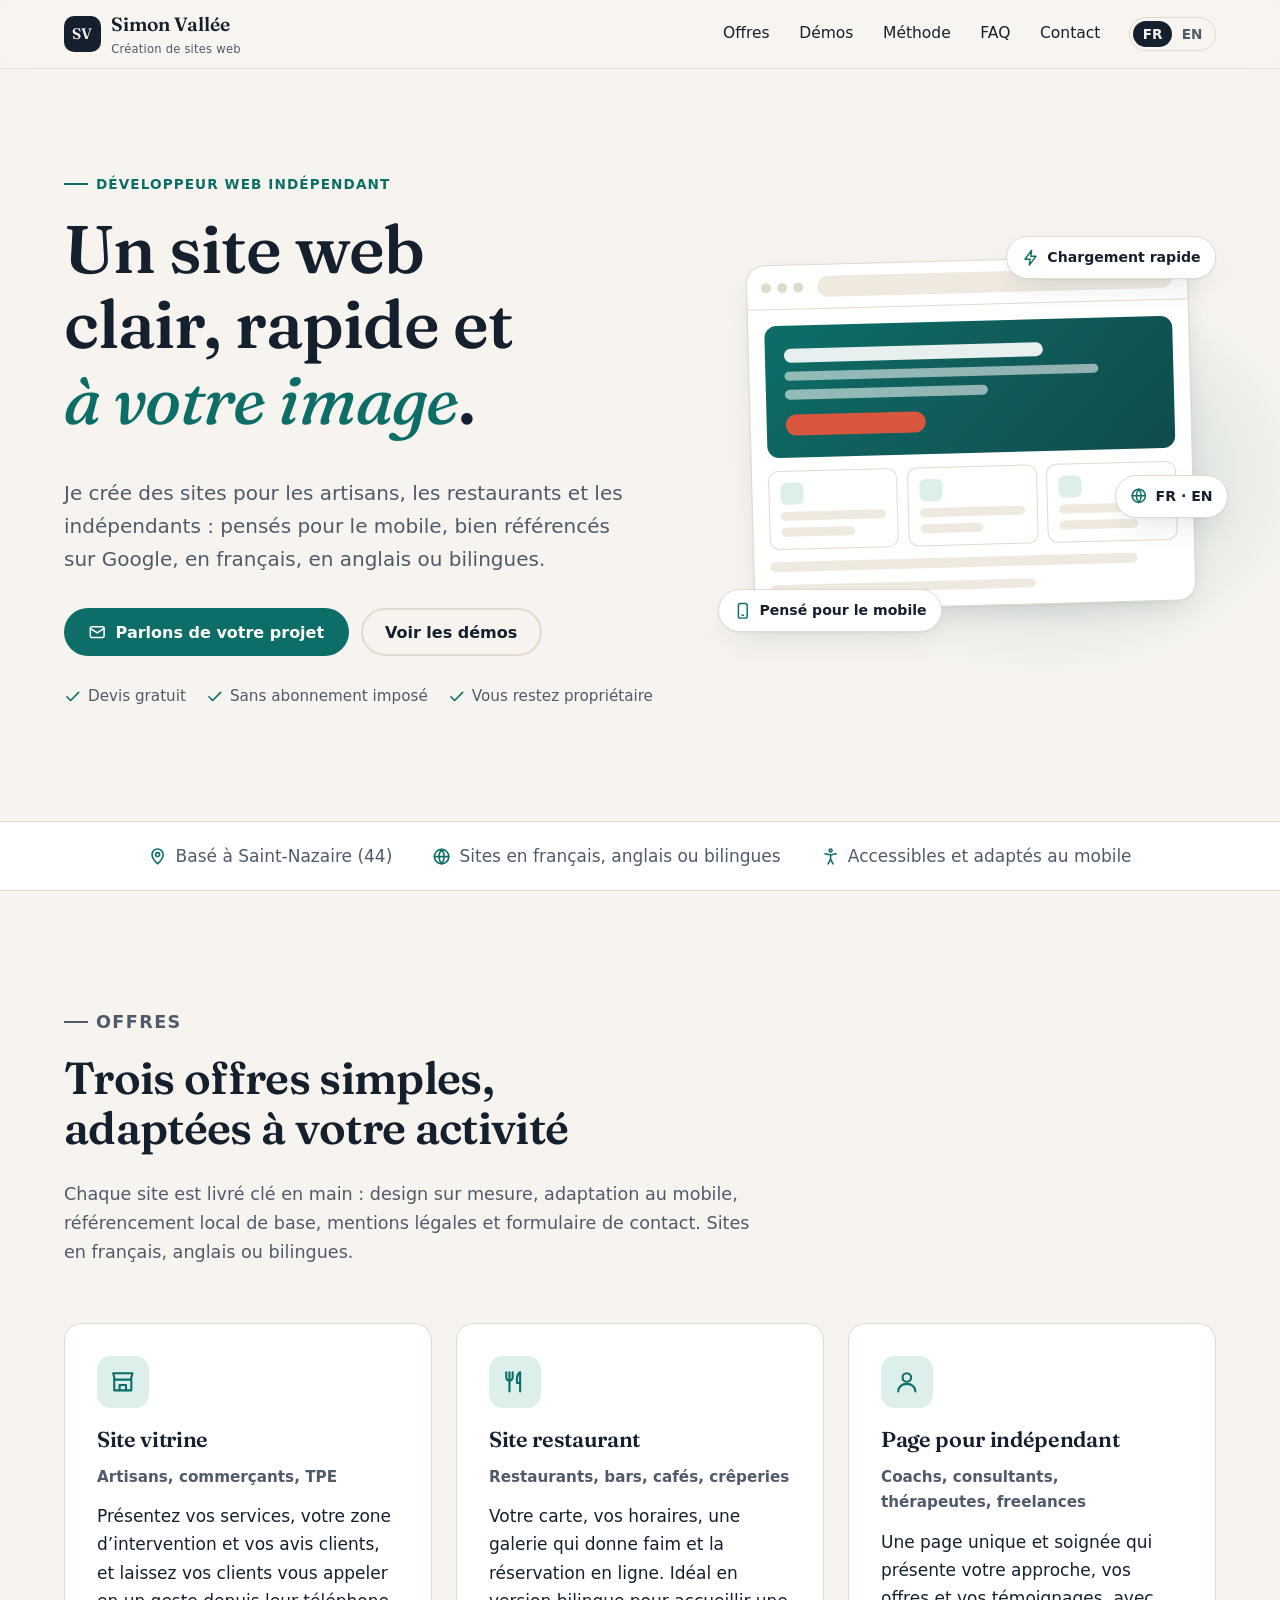
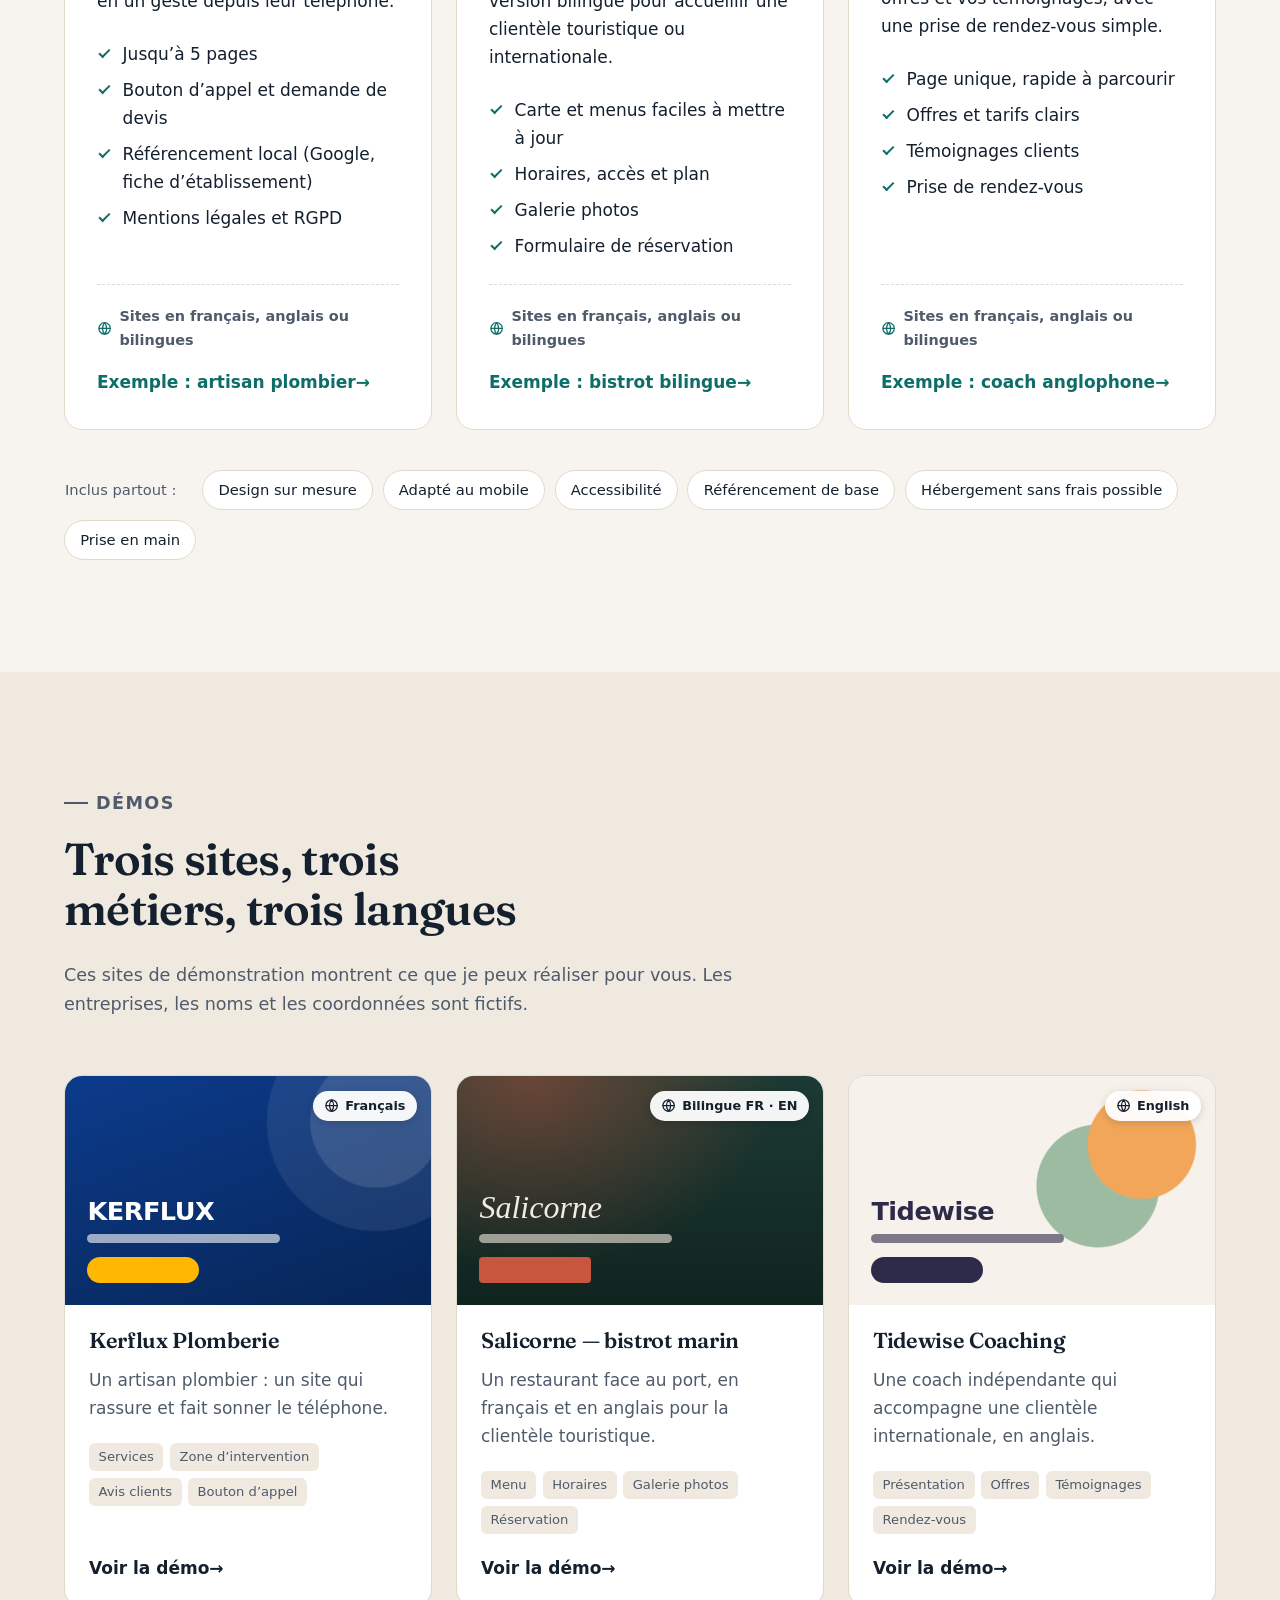
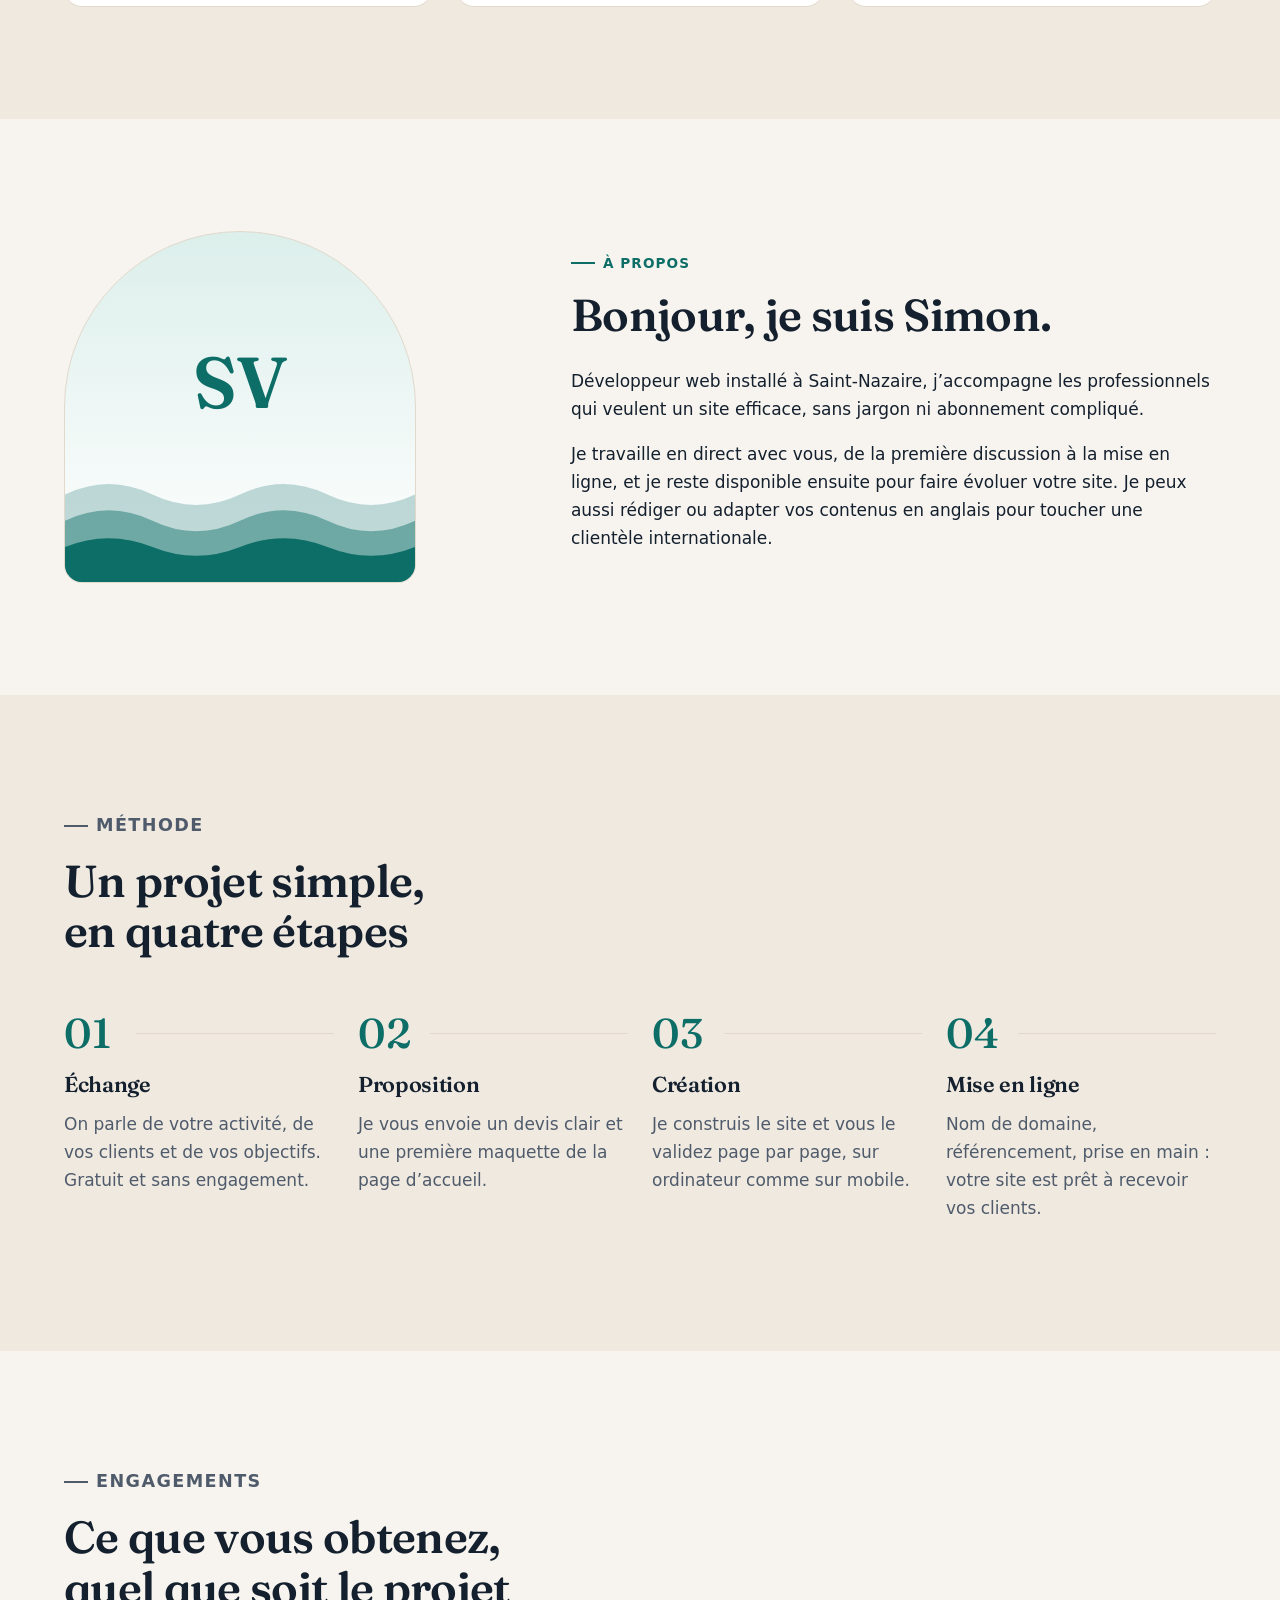
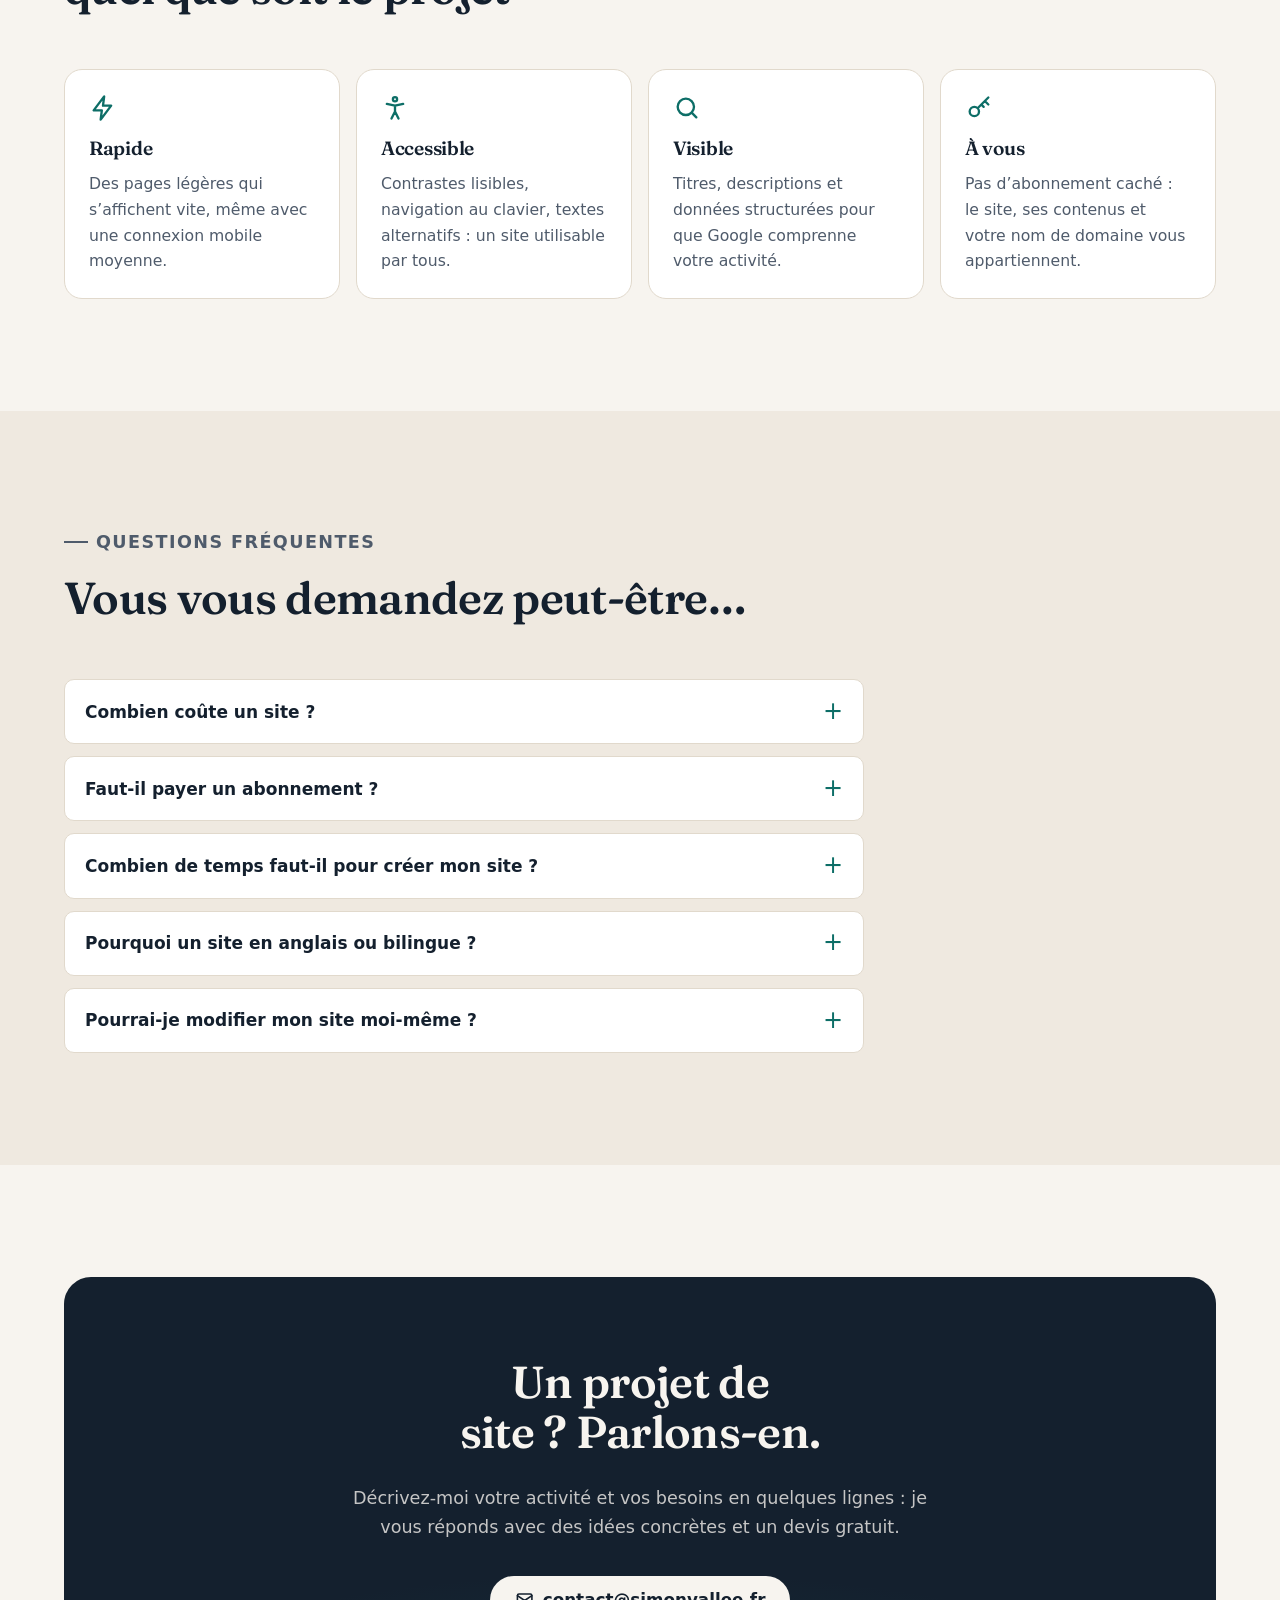
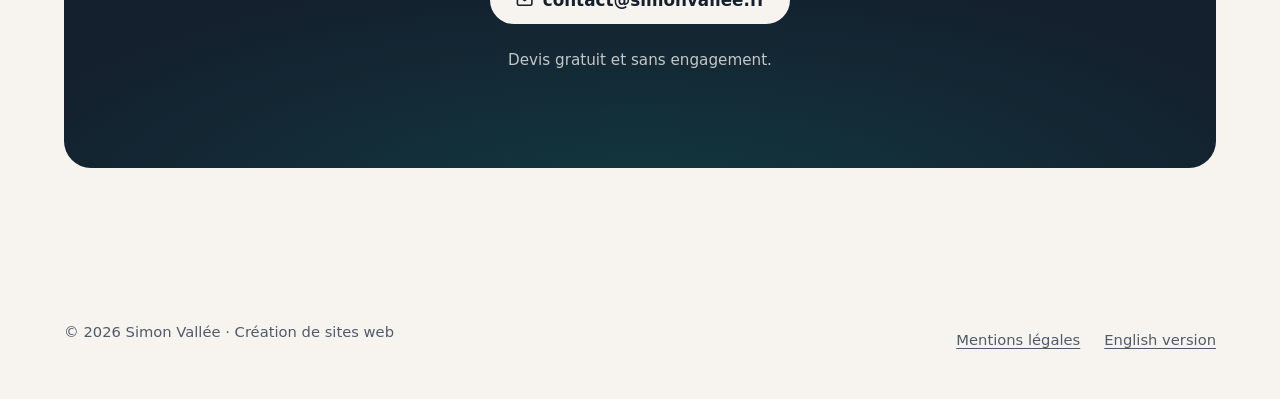
<file: index.html>
<!doctype html>
<html lang="fr">
<head>
  <meta charset="utf-8">
  <meta name="viewport" content="width=device-width, initial-scale=1">
  <title>Simon Vallée — Création de sites web à Saint-Nazaire</title>
  <meta name="description" content="Développeur web indépendant : sites vitrines, sites de restaurant et pages pour indépendants. Rapides, adaptés au mobile, en français, anglais ou bilingues.">
  <link rel="canonical" href="https://simonvallee.fr/">
  <link rel="alternate" hreflang="fr" href="https://simonvallee.fr/">
  <link rel="alternate" hreflang="en" href="https://simonvallee.fr/en/">
  <link rel="alternate" hreflang="x-default" href="https://simonvallee.fr/">
  <meta name="color-scheme" content="light dark">
  <meta name="theme-color" content="#f7f4ef" media="(prefers-color-scheme: light)">
  <meta name="theme-color" content="#0e161f" media="(prefers-color-scheme: dark)">

  <meta property="og:type" content="website">
  <meta property="og:site_name" content="Simon Vallée — Création de sites web">
  <meta property="og:title" content="Simon Vallée — Création de sites web à Saint-Nazaire">
  <meta property="og:description" content="Sites vitrines, sites de restaurant et pages pour indépendants : rapides, adaptés au mobile, en français, anglais ou bilingues.">
  <meta property="og:url" content="https://simonvallee.fr/">
  <meta property="og:image" content="https://simonvallee.fr/assets/img/og-image.png">
  <meta property="og:image:width" content="1200">
  <meta property="og:image:height" content="630">
  <meta property="og:locale" content="fr_FR">
  <meta property="og:locale:alternate" content="en_GB">
  <meta name="twitter:card" content="summary_large_image">

  <link rel="icon" href="assets/img/favicon.svg" type="image/svg+xml">
  <link rel="preload" href="assets/fonts/fraunces-latin-wght-normal.woff2" as="font" type="font/woff2" crossorigin>
  <link rel="stylesheet" href="assets/css/portfolio.css">
  <script>document.documentElement.classList.add("js");</script>
  <script src="assets/js/main.js" defer></script>

  <script type="application/ld+json">
  {
    "@context": "https://schema.org",
    "@type": "ProfessionalService",
    "name": "Simon Vallée — Création de sites web",
    "description": "Création de sites web pour artisans, restaurants et indépendants, en français, anglais ou bilingues.",
    "url": "https://simonvallee.fr/",
    "image": "https://simonvallee.fr/assets/img/og-image.png",
    "email": "contact@simonvallee.fr",
    "founder": { "@type": "Person", "name": "Simon Vallée", "jobTitle": "Développeur web indépendant" },
    "address": { "@type": "PostalAddress", "addressLocality": "Saint-Nazaire", "postalCode": "44600", "addressCountry": "FR" },
    "knowsLanguage": ["fr", "en"],
    "hasOfferCatalog": {
      "@type": "OfferCatalog",
      "name": "Offres",
      "itemListElement": [
        { "@type": "Offer", "itemOffered": { "@type": "Service", "name": "Site vitrine" } },
        { "@type": "Offer", "itemOffered": { "@type": "Service", "name": "Site restaurant" } },
        { "@type": "Offer", "itemOffered": { "@type": "Service", "name": "Page pour indépendant" } }
      ]
    }
  }
  </script>
</head>
<body>
  <svg width="0" height="0" style="position:absolute" aria-hidden="true" focusable="false">
    <defs>
      <symbol id="i-check" viewBox="0 0 24 24" fill="none" stroke="currentColor" stroke-width="2.2" stroke-linecap="round" stroke-linejoin="round"><path d="M20 6 9 17l-5-5"/></symbol>
      <symbol id="i-mail" viewBox="0 0 24 24" fill="none" stroke="currentColor" stroke-width="2" stroke-linecap="round" stroke-linejoin="round"><rect x="3" y="5" width="18" height="14" rx="2"/><path d="m3 7 9 6 9-6"/></symbol>
      <symbol id="i-globe" viewBox="0 0 24 24" fill="none" stroke="currentColor" stroke-width="2" stroke-linecap="round" stroke-linejoin="round"><circle cx="12" cy="12" r="9"/><path d="M3 12h18M12 3a14 14 0 0 1 0 18M12 3a14 14 0 0 0 0 18"/></symbol>
      <symbol id="i-pin" viewBox="0 0 24 24" fill="none" stroke="currentColor" stroke-width="2" stroke-linecap="round" stroke-linejoin="round"><path d="M12 21s-7-6.2-7-11.5a7 7 0 0 1 14 0C19 14.8 12 21 12 21z"/><circle cx="12" cy="9.5" r="2.5"/></symbol>
      <symbol id="i-store" viewBox="0 0 24 24" fill="none" stroke="currentColor" stroke-width="2" stroke-linecap="round" stroke-linejoin="round"><path d="M4 10v10h16V10"/><path d="M3 4h18l-1.5 6h-15z"/><path d="M9 20v-5h6v5"/></symbol>
      <symbol id="i-utensils" viewBox="0 0 24 24" fill="none" stroke="currentColor" stroke-width="2" stroke-linecap="round" stroke-linejoin="round"><path d="M7 3v8M4 3v5a3 3 0 0 0 6 0V3M7 11v10"/><path d="M17 21V3c-2.2 1.2-3 3.8-3 7v3h3"/></symbol>
      <symbol id="i-user" viewBox="0 0 24 24" fill="none" stroke="currentColor" stroke-width="2" stroke-linecap="round" stroke-linejoin="round"><circle cx="12" cy="8" r="4"/><path d="M4 21c0-4.4 3.6-7 8-7s8 2.6 8 7"/></symbol>
      <symbol id="i-bolt" viewBox="0 0 24 24" fill="none" stroke="currentColor" stroke-width="2" stroke-linecap="round" stroke-linejoin="round"><path d="M13 2 4 14h7l-1 8 9-12h-7z"/></symbol>
      <symbol id="i-mobile" viewBox="0 0 24 24" fill="none" stroke="currentColor" stroke-width="2" stroke-linecap="round" stroke-linejoin="round"><rect x="6" y="2" width="12" height="20" rx="2.5"/><path d="M11 18h2"/></symbol>
      <symbol id="i-access" viewBox="0 0 24 24" fill="none" stroke="currentColor" stroke-width="2" stroke-linecap="round" stroke-linejoin="round"><circle cx="12" cy="4.5" r="1.8"/><path d="m5 8.5 7 1.5 7-1.5M12 10v5m0 0-3 6m3-6 3 6"/></symbol>
      <symbol id="i-search" viewBox="0 0 24 24" fill="none" stroke="currentColor" stroke-width="2" stroke-linecap="round" stroke-linejoin="round"><circle cx="11" cy="11" r="7"/><path d="m20 20-4-4"/></symbol>
      <symbol id="i-key" viewBox="0 0 24 24" fill="none" stroke="currentColor" stroke-width="2" stroke-linecap="round" stroke-linejoin="round"><circle cx="8" cy="15" r="4"/><path d="m11 12 9-9M17 6l3 3M14 9l2 2"/></symbol>
      <symbol id="i-menu" viewBox="0 0 24 24" fill="none" stroke="currentColor" stroke-width="2" stroke-linecap="round"><path d="M4 7h16M4 12h16M4 17h16"/></symbol>
    </defs>
  </svg>

  <a class="skip-link" href="#contenu">Aller au contenu</a>

  <header class="site-header">
    <div class="wrap site-header__inner">
      <a class="brand" href="./" aria-label="Simon Vallée, accueil">
        <span class="brand__mark" aria-hidden="true">SV</span>
        <span>Simon Vallée<span class="brand__tagline">Création de sites web</span></span>
      </a>
      <nav class="nav" id="menu" aria-label="Navigation principale">
        <ul class="nav__list">
          <li><a href="#offres">Offres</a></li>
          <li><a href="#demos">Démos</a></li>
          <li><a href="#methode">Méthode</a></li>
          <li><a href="#faq">FAQ</a></li>
          <li><a href="#contact">Contact</a></li>
        </ul>
      </nav>
      <div class="lang-switch" role="group" aria-label="Langue du site">
        <span aria-current="true">FR</span>
        <a href="en/" hreflang="en" lang="en" aria-label="English version">EN</a>
      </div>
      <button class="nav-toggle" type="button" aria-expanded="false" aria-controls="menu" data-nav-toggle>
        <svg aria-hidden="true"><use href="#i-menu"/></svg>
        <span class="visually-hidden">Menu</span>
      </button>
    </div>
  </header>

  <main id="contenu">
    <section class="hero" aria-labelledby="hero-title">
      <div class="wrap hero__grid">
        <div>
          <p class="eyebrow">Développeur web indépendant</p>
          <h1 id="hero-title">Un site web clair, rapide et <em>à votre image</em>.</h1>
          <p class="hero__lead">Je crée des sites pour les artisans, les restaurants et les indépendants&nbsp;: pensés pour le mobile, bien référencés sur Google, en français, en anglais ou bilingues.</p>
          <div class="hero__actions">
            <a class="btn btn--primary" href="mailto:contact@simonvallee.fr?subject=Projet%20de%20site%20web">
              <svg aria-hidden="true"><use href="#i-mail"/></svg>
              Parlons de votre projet
            </a>
            <a class="btn btn--ghost" href="#demos">Voir les démos</a>
          </div>
          <ul class="checks">
            <li><svg aria-hidden="true"><use href="#i-check"/></svg>Devis gratuit</li>
            <li><svg aria-hidden="true"><use href="#i-check"/></svg>Sans abonnement imposé</li>
            <li><svg aria-hidden="true"><use href="#i-check"/></svg>Vous restez propriétaire</li>
          </ul>
        </div>

        <div class="mockup" aria-hidden="true">
          <div class="browser">
            <div class="browser__bar"><i></i><i></i><i></i><span class="browser__url"></span></div>
            <div class="browser__body">
              <div class="sk-hero">
                <span class="sk-line"></span>
                <span class="sk-line" style="width:85%"></span>
                <span class="sk-line" style="width:55%"></span>
                <span class="sk-btn"></span>
              </div>
              <div class="sk-cards">
                <div class="sk-card"><i></i><span class="sk-line"></span><span class="sk-line" style="width:70%"></span></div>
                <div class="sk-card"><i></i><span class="sk-line"></span><span class="sk-line" style="width:60%"></span></div>
                <div class="sk-card"><i></i><span class="sk-line"></span><span class="sk-line" style="width:75%"></span></div>
              </div>
              <span class="sk-line" style="width:90%"></span>
              <span class="sk-line" style="width:65%"></span>
            </div>
          </div>
          <span class="float-badge float-badge--1"><svg><use href="#i-bolt"/></svg>Chargement rapide</span>
          <span class="float-badge float-badge--3"><svg><use href="#i-globe"/></svg>FR · EN</span>
          <span class="float-badge float-badge--2"><svg><use href="#i-mobile"/></svg>Pensé pour le mobile</span>
        </div>
      </div>
    </section>

    <div class="strip">
      <ul class="wrap strip__list">
        <li><svg aria-hidden="true"><use href="#i-pin"/></svg>Basé à Saint-Nazaire (44)</li>
        <li><svg aria-hidden="true"><use href="#i-globe"/></svg>Sites en français, anglais ou bilingues</li>
        <li><svg aria-hidden="true"><use href="#i-access"/></svg>Accessibles et adaptés au mobile</li>
      </ul>
    </div>

    <section class="section" id="offres" aria-labelledby="offres-title">
      <div class="wrap">
        <div class="section__head">
          <p class="eyebrow">Offres</p>
          <h2 id="offres-title">Trois offres simples, adaptées à votre activité</h2>
          <p>Chaque site est livré clé en main&nbsp;: design sur mesure, adaptation au mobile, référencement local de base, mentions légales et formulaire de contact. Sites en français, anglais ou bilingues.</p>
        </div>

        <div class="cards">
          <article class="card">
            <div class="card__icon" aria-hidden="true"><svg><use href="#i-store"/></svg></div>
            <h3>Site vitrine</h3>
            <p class="card__for">Artisans, commerçants, TPE</p>
            <p>Présentez vos services, votre zone d’intervention et vos avis clients, et laissez vos clients vous appeler en un geste depuis leur téléphone.</p>
            <ul class="card__list">
              <li>Jusqu’à 5 pages</li>
              <li>Bouton d’appel et demande de devis</li>
              <li>Référencement local (Google, fiche d’établissement)</li>
              <li>Mentions légales et RGPD</li>
            </ul>
            <div class="card__foot">
              <span class="lang-note"><svg aria-hidden="true"><use href="#i-globe"/></svg>Sites en français, anglais ou bilingues</span>
              <a class="link-arrow" href="demos/plombier/">Exemple&nbsp;: artisan plombier</a>
            </div>
          </article>

          <article class="card">
            <div class="card__icon" aria-hidden="true"><svg><use href="#i-utensils"/></svg></div>
            <h3>Site restaurant</h3>
            <p class="card__for">Restaurants, bars, cafés, crêperies</p>
            <p>Votre carte, vos horaires, une galerie qui donne faim et la réservation en ligne. Idéal en version bilingue pour accueillir une clientèle touristique ou internationale.</p>
            <ul class="card__list">
              <li>Carte et menus faciles à mettre à jour</li>
              <li>Horaires, accès et plan</li>
              <li>Galerie photos</li>
              <li>Formulaire de réservation</li>
            </ul>
            <div class="card__foot">
              <span class="lang-note"><svg aria-hidden="true"><use href="#i-globe"/></svg>Sites en français, anglais ou bilingues</span>
              <a class="link-arrow" href="demos/restaurant/">Exemple&nbsp;: bistrot bilingue</a>
            </div>
          </article>

          <article class="card">
            <div class="card__icon" aria-hidden="true"><svg><use href="#i-user"/></svg></div>
            <h3>Page pour indépendant</h3>
            <p class="card__for">Coachs, consultants, thérapeutes, freelances</p>
            <p>Une page unique et soignée qui présente votre approche, vos offres et vos témoignages, avec une prise de rendez-vous simple.</p>
            <ul class="card__list">
              <li>Page unique, rapide à parcourir</li>
              <li>Offres et tarifs clairs</li>
              <li>Témoignages clients</li>
              <li>Prise de rendez-vous</li>
            </ul>
            <div class="card__foot">
              <span class="lang-note"><svg aria-hidden="true"><use href="#i-globe"/></svg>Sites en français, anglais ou bilingues</span>
              <a class="link-arrow" href="demos/coach/">Exemple&nbsp;: coach anglophone</a>
            </div>
          </article>
        </div>

        <ul class="included" aria-label="Inclus dans chaque offre">
          <li>Inclus partout&nbsp;:</li>
          <li>Design sur mesure</li>
          <li>Adapté au mobile</li>
          <li>Accessibilité</li>
          <li>Référencement de base</li>
          <li>Hébergement sans frais possible</li>
          <li>Prise en main</li>
        </ul>
      </div>
    </section>

    <section class="section section--alt" id="demos" aria-labelledby="demos-title">
      <div class="wrap">
        <div class="section__head">
          <p class="eyebrow">Démos</p>
          <h2 id="demos-title">Trois sites, trois métiers, trois langues</h2>
          <p>Ces sites de démonstration montrent ce que je peux réaliser pour vous. Les entreprises, les noms et les coordonnées sont fictifs.</p>
        </div>

        <div class="cards">
          <article class="demo-card">
            <span class="lang-tag"><svg aria-hidden="true"><use href="#i-globe"/></svg><span class="visually-hidden">Langue du site :</span> Français</span>
            <div class="preview preview--plumber" aria-hidden="true">
              <p class="preview__name">Kerflux</p>
              <span class="preview__line"></span>
              <span class="preview__btn"></span>
            </div>
            <div class="demo-card__body">
              <h3><a href="demos/plombier/">Kerflux Plomberie</a></h3>
              <p>Un artisan plombier&nbsp;: un site qui rassure et fait sonner le téléphone.</p>
              <ul class="tags" aria-label="Contenu">
                <li>Services</li><li>Zone d’intervention</li><li>Avis clients</li><li>Bouton d’appel</li>
              </ul>
              <span class="link-arrow" aria-hidden="true">Voir la démo</span>
            </div>
          </article>

          <article class="demo-card">
            <span class="lang-tag"><svg aria-hidden="true"><use href="#i-globe"/></svg><span class="visually-hidden">Langues du site :</span> Bilingue FR · EN</span>
            <div class="preview preview--restaurant" aria-hidden="true">
              <p class="preview__name">Salicorne</p>
              <span class="preview__line"></span>
              <span class="preview__btn"></span>
            </div>
            <div class="demo-card__body">
              <h3><a href="demos/restaurant/">Salicorne — bistrot marin</a></h3>
              <p>Un restaurant face au port, en français et en anglais pour la clientèle touristique.</p>
              <ul class="tags" aria-label="Contenu">
                <li>Menu</li><li>Horaires</li><li>Galerie photos</li><li>Réservation</li>
              </ul>
              <span class="link-arrow" aria-hidden="true">Voir la démo</span>
            </div>
          </article>

          <article class="demo-card">
            <span class="lang-tag"><svg aria-hidden="true"><use href="#i-globe"/></svg><span class="visually-hidden">Langue du site :</span> English</span>
            <div class="preview preview--coach" aria-hidden="true">
              <p class="preview__name">Tidewise</p>
              <span class="preview__line"></span>
              <span class="preview__btn"></span>
            </div>
            <div class="demo-card__body">
              <h3><a href="demos/coach/">Tidewise Coaching</a></h3>
              <p>Une coach indépendante qui accompagne une clientèle internationale, en anglais.</p>
              <ul class="tags" aria-label="Contenu">
                <li>Présentation</li><li>Offres</li><li>Témoignages</li><li>Rendez-vous</li>
              </ul>
              <span class="link-arrow" aria-hidden="true">Voir la démo</span>
            </div>
          </article>
        </div>
      </div>
    </section>

    <section class="section" id="a-propos" aria-labelledby="about-title">
      <div class="wrap about">
        <div class="about__visual" aria-hidden="true">
          <svg viewBox="0 0 200 200" preserveAspectRatio="xMidYMax slice">
            <path d="M0 150 Q25 138 50 150 T100 150 T150 150 T200 150 V200 H0Z" style="fill:var(--accent);opacity:.25"/>
            <path d="M0 165 Q25 153 50 165 T100 165 T150 165 T200 165 V200 H0Z" style="fill:var(--accent);opacity:.45"/>
            <path d="M0 180 Q25 170 50 180 T100 180 T150 180 T200 180 V200 H0Z" style="fill:var(--accent)"/>
          </svg>
          <span class="about__initials">SV</span>
        </div>
        <div>
          <p class="eyebrow">À propos</p>
          <h2 id="about-title">Bonjour, je suis Simon.</h2>
          <p>Développeur web installé à Saint-Nazaire, j’accompagne les professionnels qui veulent un site efficace, sans jargon ni abonnement compliqué.</p>
          <p>Je travaille en direct avec vous, de la première discussion à la mise en ligne, et je reste disponible ensuite pour faire évoluer votre site. Je peux aussi rédiger ou adapter vos contenus en anglais pour toucher une clientèle internationale.</p>
        </div>
      </div>
    </section>

    <section class="section section--alt" id="methode" aria-labelledby="methode-title">
      <div class="wrap">
        <div class="section__head">
          <p class="eyebrow">Méthode</p>
          <h2 id="methode-title">Un projet simple, en quatre étapes</h2>
        </div>
        <ol class="steps">
          <li>
            <h3>Échange</h3>
            <p>On parle de votre activité, de vos clients et de vos objectifs. Gratuit et sans engagement.</p>
          </li>
          <li>
            <h3>Proposition</h3>
            <p>Je vous envoie un devis clair et une première maquette de la page d’accueil.</p>
          </li>
          <li>
            <h3>Création</h3>
            <p>Je construis le site et vous le validez page par page, sur ordinateur comme sur mobile.</p>
          </li>
          <li>
            <h3>Mise en ligne</h3>
            <p>Nom de domaine, référencement, prise en main&nbsp;: votre site est prêt à recevoir vos clients.</p>
          </li>
        </ol>
      </div>
    </section>

    <section class="section" aria-labelledby="values-title">
      <div class="wrap">
        <div class="section__head">
          <p class="eyebrow">Engagements</p>
          <h2 id="values-title">Ce que vous obtenez, quel que soit le projet</h2>
        </div>
        <ul class="values">
          <li>
            <svg aria-hidden="true"><use href="#i-bolt"/></svg>
            <h3>Rapide</h3>
            <p>Des pages légères qui s’affichent vite, même avec une connexion mobile moyenne.</p>
          </li>
          <li>
            <svg aria-hidden="true"><use href="#i-access"/></svg>
            <h3>Accessible</h3>
            <p>Contrastes lisibles, navigation au clavier, textes alternatifs&nbsp;: un site utilisable par tous.</p>
          </li>
          <li>
            <svg aria-hidden="true"><use href="#i-search"/></svg>
            <h3>Visible</h3>
            <p>Titres, descriptions et données structurées pour que Google comprenne votre activité.</p>
          </li>
          <li>
            <svg aria-hidden="true"><use href="#i-key"/></svg>
            <h3>À vous</h3>
            <p>Pas d’abonnement caché&nbsp;: le site, ses contenus et votre nom de domaine vous appartiennent.</p>
          </li>
        </ul>
      </div>
    </section>

    <section class="section section--alt" id="faq" aria-labelledby="faq-title">
      <div class="wrap">
        <div class="section__head">
          <p class="eyebrow">Questions fréquentes</p>
          <h2 id="faq-title">Vous vous demandez peut-être…</h2>
        </div>
        <div class="faq">
          <details>
            <summary>Combien coûte un site&nbsp;?</summary>
            <p>Chaque projet est différent&nbsp;: après un premier échange, je vous envoie un devis gratuit et détaillé, sans surprise.</p>
          </details>
          <details>
            <summary>Faut-il payer un abonnement&nbsp;?</summary>
            <p>Non. Mes sites sont statiques&nbsp;: ils peuvent être hébergés gratuitement ou pour quelques euros. Seul le nom de domaine (environ 10 à 15&nbsp;€ par an) est à prévoir.</p>
          </details>
          <details>
            <summary>Combien de temps faut-il pour créer mon site&nbsp;?</summary>
            <p>En général quelques semaines. Le délai dépend surtout de la préparation des contenus (textes, photos, carte, tarifs), pour laquelle je peux vous aider.</p>
          </details>
          <details>
            <summary>Pourquoi un site en anglais ou bilingue&nbsp;?</summary>
            <p>Dans les zones touristiques, une partie de la clientèle est étrangère, surtout en saison. Une version anglaise rassure ces visiteurs et les aide à réserver ou à vous appeler.</p>
          </details>
          <details>
            <summary>Pourrai-je modifier mon site moi-même&nbsp;?</summary>
            <p>Oui&nbsp;: je vous montre comment mettre à jour les informations courantes (horaires, carte, tarifs). Si vous préférez, je m’en charge pour vous.</p>
          </details>
        </div>
      </div>
    </section>

    <section class="section" id="contact" aria-labelledby="contact-title">
      <div class="wrap">
        <div class="contact">
          <h2 id="contact-title">Un projet de site&nbsp;? Parlons-en.</h2>
          <p>Décrivez-moi votre activité et vos besoins en quelques lignes&nbsp;: je vous réponds avec des idées concrètes et un devis gratuit.</p>
          <a class="btn btn--primary" href="mailto:contact@simonvallee.fr?subject=Projet%20de%20site%20web">
            <svg aria-hidden="true"><use href="#i-mail"/></svg>
            <span>contact@<wbr>simonvallee.fr</span>
          </a>
          <p class="contact__meta">Devis gratuit et sans engagement.</p>
        </div>
      </div>
    </section>
  </main>

  <footer class="site-footer">
    <div class="wrap site-footer__inner">
      <p>© <span data-year>2026</span> Simon Vallée · Création de sites web</p>
      <ul>
        <li><a href="mentions-legales.html">Mentions légales</a></li>
        <li><a href="en/" hreflang="en" lang="en">English version</a></li>
      </ul>
    </div>
  </footer>
</body>
</html>
</file>
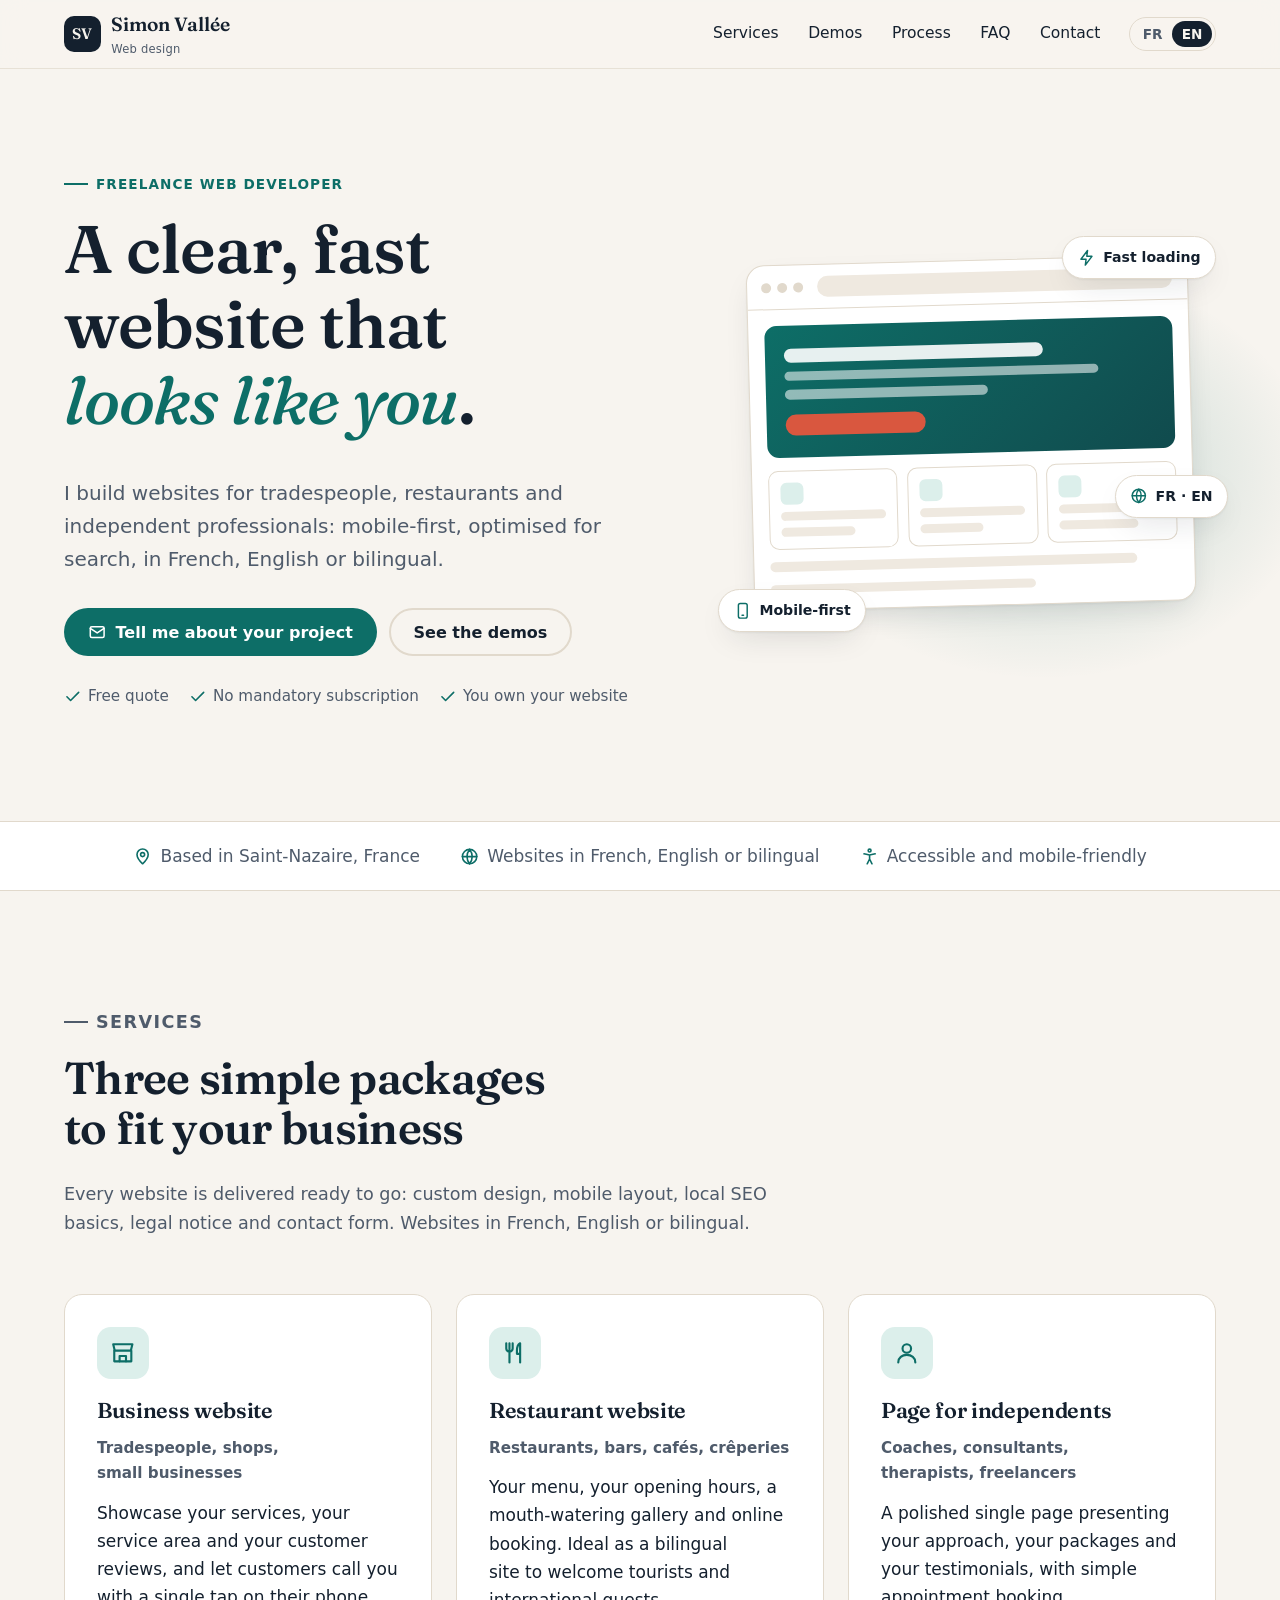
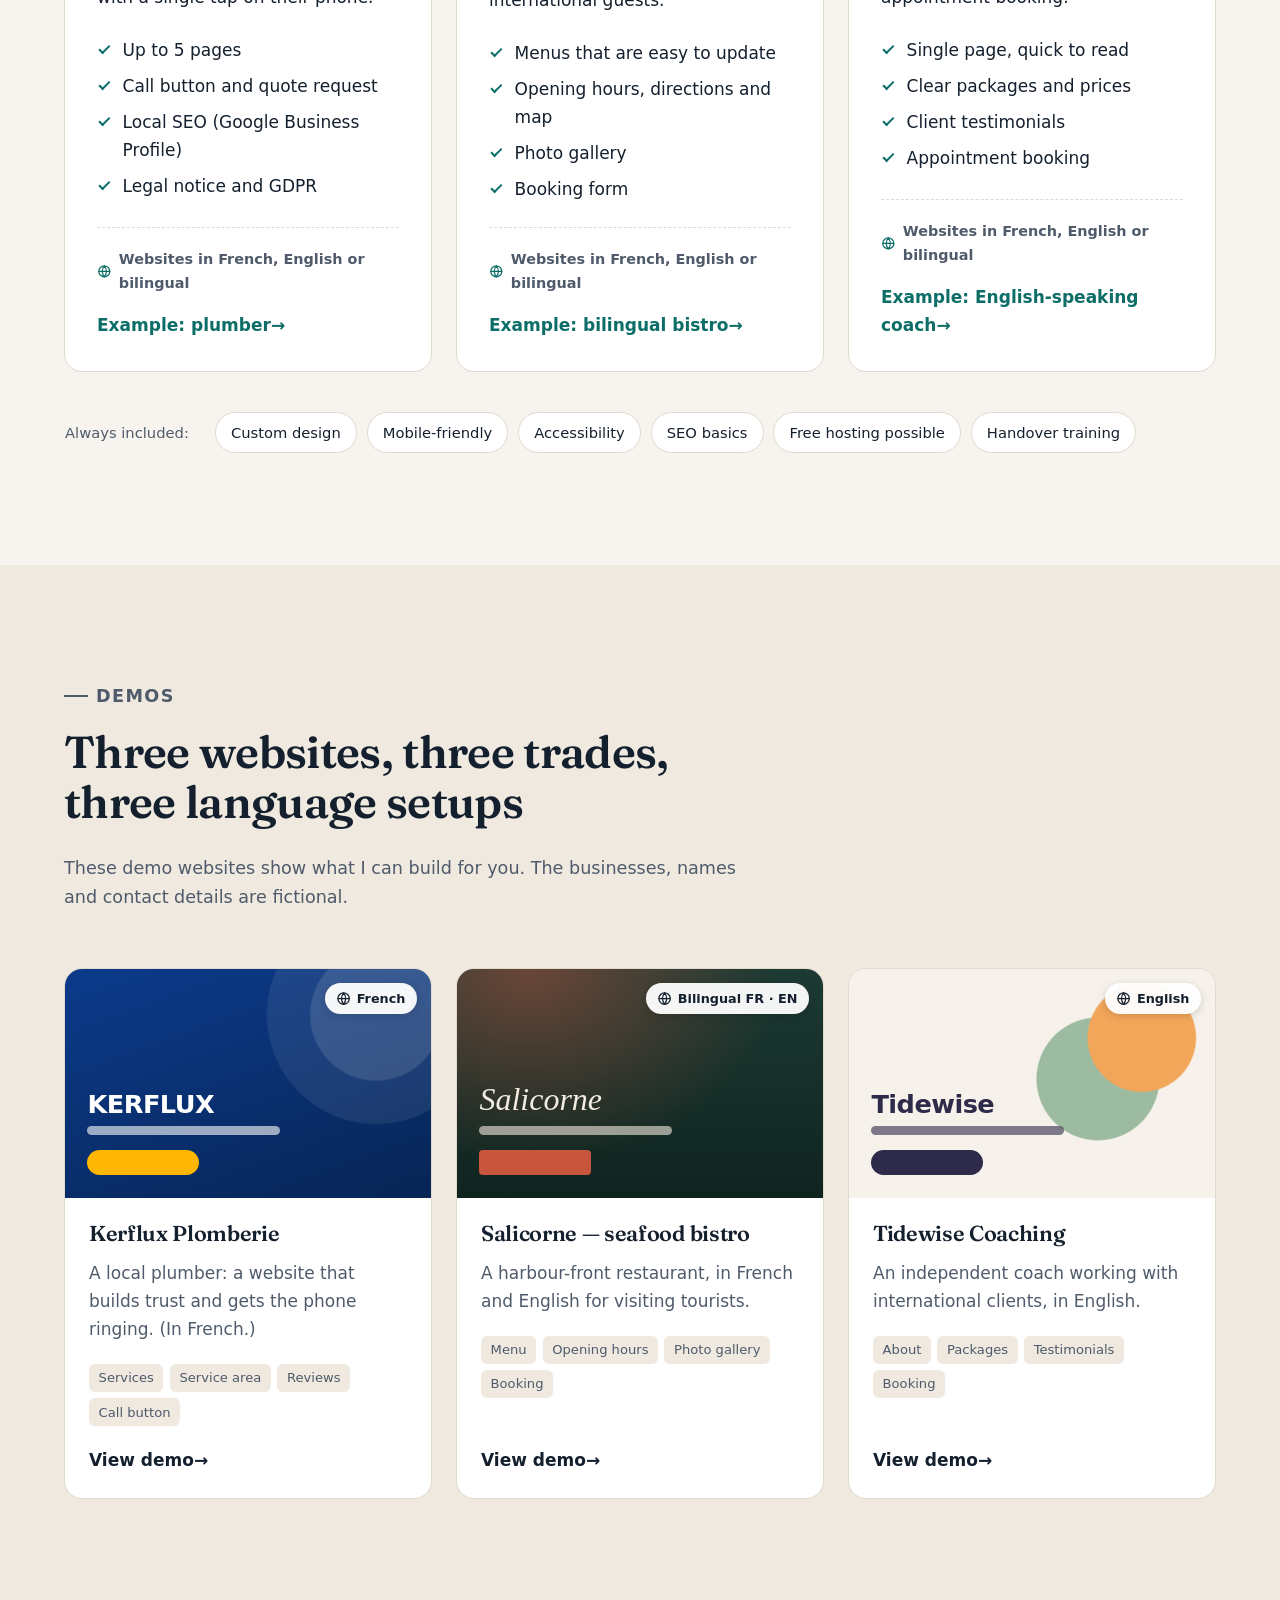
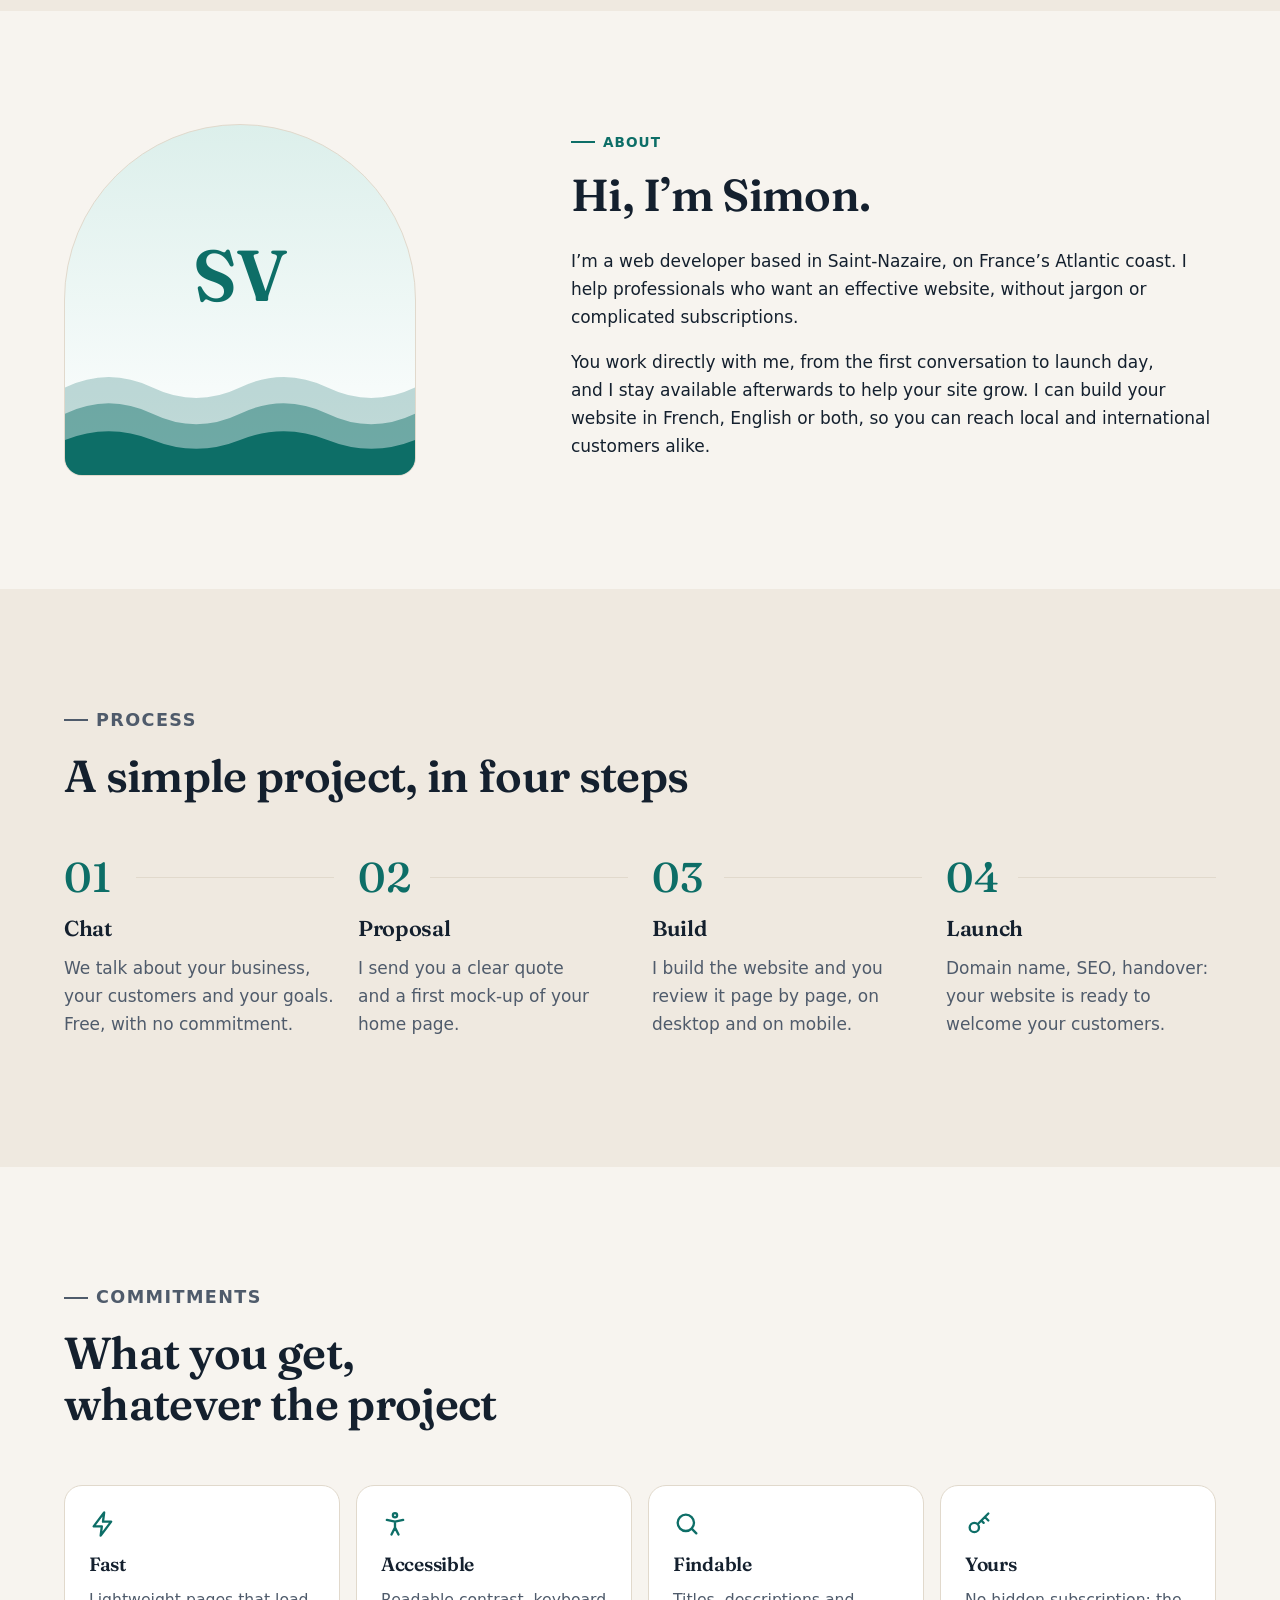
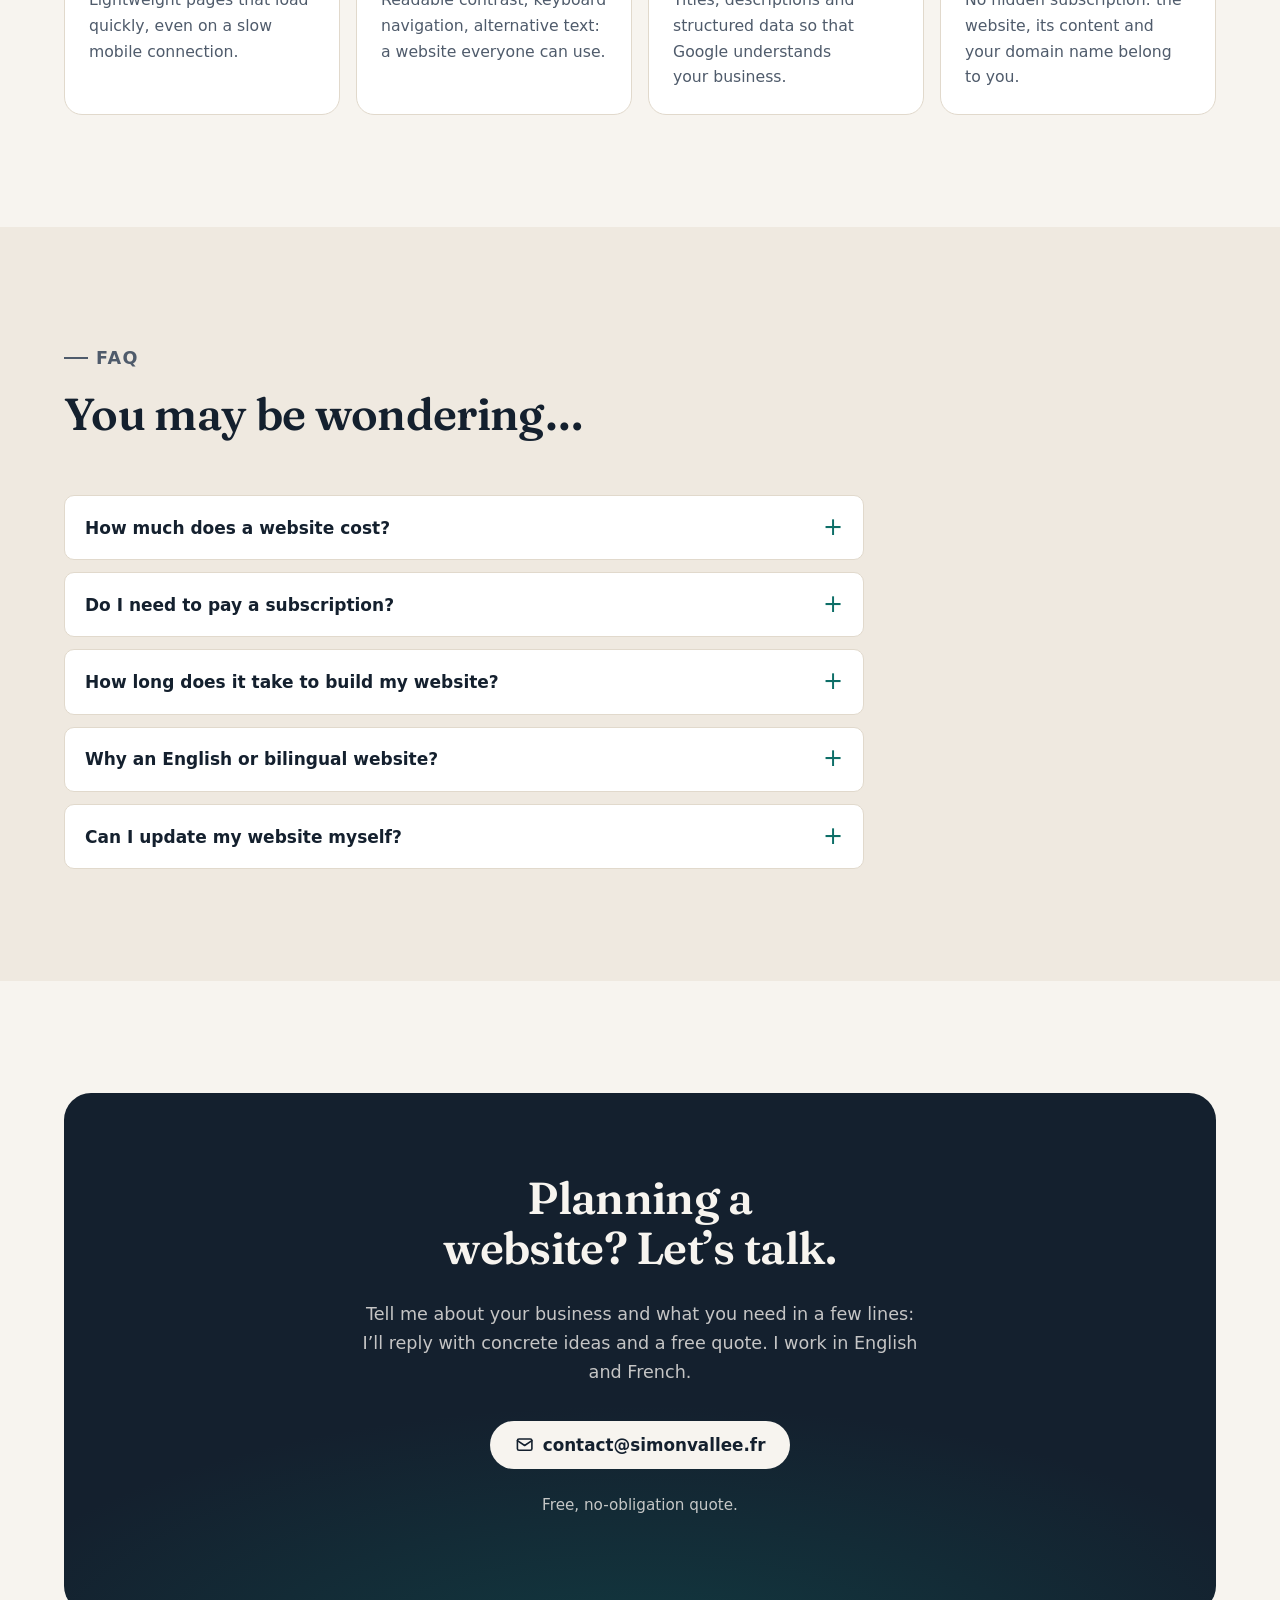
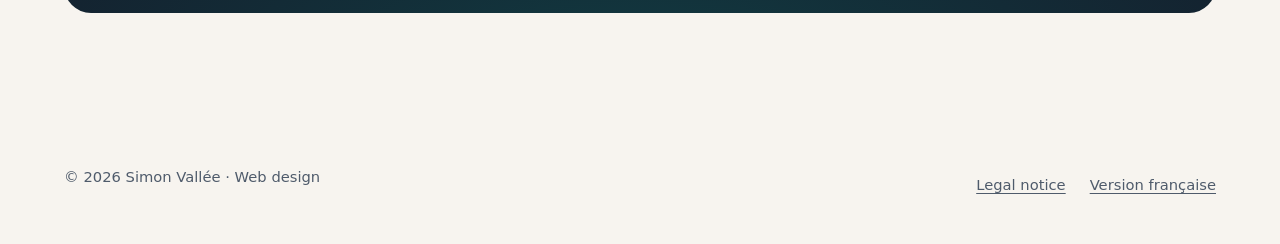
<file: en/index.html>
<!doctype html>
<html lang="en">
<head>
  <meta charset="utf-8">
  <meta name="viewport" content="width=device-width, initial-scale=1">
  <title>Simon Vallée — Web design in Saint-Nazaire, France</title>
  <meta name="description" content="Freelance web developer based in France: business websites, restaurant websites and pages for independent professionals. Fast, mobile-friendly, in French, English or bilingual.">
  <link rel="canonical" href="https://simonvallee.fr/en/">
  <link rel="alternate" hreflang="fr" href="https://simonvallee.fr/">
  <link rel="alternate" hreflang="en" href="https://simonvallee.fr/en/">
  <link rel="alternate" hreflang="x-default" href="https://simonvallee.fr/">
  <meta name="color-scheme" content="light dark">
  <meta name="theme-color" content="#f7f4ef" media="(prefers-color-scheme: light)">
  <meta name="theme-color" content="#0e161f" media="(prefers-color-scheme: dark)">

  <meta property="og:type" content="website">
  <meta property="og:site_name" content="Simon Vallée — Web design">
  <meta property="og:title" content="Simon Vallée — Web design in Saint-Nazaire, France">
  <meta property="og:description" content="Business websites, restaurant websites and pages for independent professionals: fast, mobile-friendly, in French, English or bilingual.">
  <meta property="og:url" content="https://simonvallee.fr/en/">
  <meta property="og:image" content="https://simonvallee.fr/assets/img/og-image.png">
  <meta property="og:image:width" content="1200">
  <meta property="og:image:height" content="630">
  <meta property="og:locale" content="en_GB">
  <meta property="og:locale:alternate" content="fr_FR">
  <meta name="twitter:card" content="summary_large_image">

  <link rel="icon" href="../assets/img/favicon.svg" type="image/svg+xml">
  <link rel="preload" href="../assets/fonts/fraunces-latin-wght-normal.woff2" as="font" type="font/woff2" crossorigin>
  <link rel="stylesheet" href="../assets/css/portfolio.css">
  <script>document.documentElement.classList.add("js");</script>
  <script src="../assets/js/main.js" defer></script>

  <script type="application/ld+json">
  {
    "@context": "https://schema.org",
    "@type": "ProfessionalService",
    "name": "Simon Vallée — Web design",
    "description": "Websites for tradespeople, restaurants and independent professionals, in French, English or bilingual.",
    "url": "https://simonvallee.fr/en/",
    "image": "https://simonvallee.fr/assets/img/og-image.png",
    "email": "contact@simonvallee.fr",
    "founder": { "@type": "Person", "name": "Simon Vallée", "jobTitle": "Freelance web developer" },
    "address": { "@type": "PostalAddress", "addressLocality": "Saint-Nazaire", "postalCode": "44600", "addressCountry": "FR" },
    "knowsLanguage": ["fr", "en"],
    "hasOfferCatalog": {
      "@type": "OfferCatalog",
      "name": "Services",
      "itemListElement": [
        { "@type": "Offer", "itemOffered": { "@type": "Service", "name": "Business website" } },
        { "@type": "Offer", "itemOffered": { "@type": "Service", "name": "Restaurant website" } },
        { "@type": "Offer", "itemOffered": { "@type": "Service", "name": "Page for independent professionals" } }
      ]
    }
  }
  </script>
</head>
<body>
  <svg width="0" height="0" style="position:absolute" aria-hidden="true" focusable="false">
    <defs>
      <symbol id="i-check" viewBox="0 0 24 24" fill="none" stroke="currentColor" stroke-width="2.2" stroke-linecap="round" stroke-linejoin="round"><path d="M20 6 9 17l-5-5"/></symbol>
      <symbol id="i-mail" viewBox="0 0 24 24" fill="none" stroke="currentColor" stroke-width="2" stroke-linecap="round" stroke-linejoin="round"><rect x="3" y="5" width="18" height="14" rx="2"/><path d="m3 7 9 6 9-6"/></symbol>
      <symbol id="i-globe" viewBox="0 0 24 24" fill="none" stroke="currentColor" stroke-width="2" stroke-linecap="round" stroke-linejoin="round"><circle cx="12" cy="12" r="9"/><path d="M3 12h18M12 3a14 14 0 0 1 0 18M12 3a14 14 0 0 0 0 18"/></symbol>
      <symbol id="i-pin" viewBox="0 0 24 24" fill="none" stroke="currentColor" stroke-width="2" stroke-linecap="round" stroke-linejoin="round"><path d="M12 21s-7-6.2-7-11.5a7 7 0 0 1 14 0C19 14.8 12 21 12 21z"/><circle cx="12" cy="9.5" r="2.5"/></symbol>
      <symbol id="i-store" viewBox="0 0 24 24" fill="none" stroke="currentColor" stroke-width="2" stroke-linecap="round" stroke-linejoin="round"><path d="M4 10v10h16V10"/><path d="M3 4h18l-1.5 6h-15z"/><path d="M9 20v-5h6v5"/></symbol>
      <symbol id="i-utensils" viewBox="0 0 24 24" fill="none" stroke="currentColor" stroke-width="2" stroke-linecap="round" stroke-linejoin="round"><path d="M7 3v8M4 3v5a3 3 0 0 0 6 0V3M7 11v10"/><path d="M17 21V3c-2.2 1.2-3 3.8-3 7v3h3"/></symbol>
      <symbol id="i-user" viewBox="0 0 24 24" fill="none" stroke="currentColor" stroke-width="2" stroke-linecap="round" stroke-linejoin="round"><circle cx="12" cy="8" r="4"/><path d="M4 21c0-4.4 3.6-7 8-7s8 2.6 8 7"/></symbol>
      <symbol id="i-bolt" viewBox="0 0 24 24" fill="none" stroke="currentColor" stroke-width="2" stroke-linecap="round" stroke-linejoin="round"><path d="M13 2 4 14h7l-1 8 9-12h-7z"/></symbol>
      <symbol id="i-mobile" viewBox="0 0 24 24" fill="none" stroke="currentColor" stroke-width="2" stroke-linecap="round" stroke-linejoin="round"><rect x="6" y="2" width="12" height="20" rx="2.5"/><path d="M11 18h2"/></symbol>
      <symbol id="i-access" viewBox="0 0 24 24" fill="none" stroke="currentColor" stroke-width="2" stroke-linecap="round" stroke-linejoin="round"><circle cx="12" cy="4.5" r="1.8"/><path d="m5 8.5 7 1.5 7-1.5M12 10v5m0 0-3 6m3-6 3 6"/></symbol>
      <symbol id="i-search" viewBox="0 0 24 24" fill="none" stroke="currentColor" stroke-width="2" stroke-linecap="round" stroke-linejoin="round"><circle cx="11" cy="11" r="7"/><path d="m20 20-4-4"/></symbol>
      <symbol id="i-key" viewBox="0 0 24 24" fill="none" stroke="currentColor" stroke-width="2" stroke-linecap="round" stroke-linejoin="round"><circle cx="8" cy="15" r="4"/><path d="m11 12 9-9M17 6l3 3M14 9l2 2"/></symbol>
      <symbol id="i-menu" viewBox="0 0 24 24" fill="none" stroke="currentColor" stroke-width="2" stroke-linecap="round"><path d="M4 7h16M4 12h16M4 17h16"/></symbol>
    </defs>
  </svg>

  <a class="skip-link" href="#contenu">Skip to content</a>

  <header class="site-header">
    <div class="wrap site-header__inner">
      <a class="brand" href="./" aria-label="Simon Vallée, home">
        <span class="brand__mark" aria-hidden="true">SV</span>
        <span>Simon Vallée<span class="brand__tagline">Web design</span></span>
      </a>
      <nav class="nav" id="menu" aria-label="Main navigation">
        <ul class="nav__list">
          <li><a href="#services">Services</a></li>
          <li><a href="#demos">Demos</a></li>
          <li><a href="#process">Process</a></li>
          <li><a href="#faq">FAQ</a></li>
          <li><a href="#contact">Contact</a></li>
        </ul>
      </nav>
      <div class="lang-switch" role="group" aria-label="Site language">
        <a href="../" hreflang="fr" lang="fr" aria-label="Version française">FR</a>
        <span aria-current="true">EN</span>
      </div>
      <button class="nav-toggle" type="button" aria-expanded="false" aria-controls="menu" data-nav-toggle>
        <svg aria-hidden="true"><use href="#i-menu"/></svg>
        <span class="visually-hidden">Menu</span>
      </button>
    </div>
  </header>

  <main id="contenu">
    <section class="hero" aria-labelledby="hero-title">
      <div class="wrap hero__grid">
        <div>
          <p class="eyebrow">Freelance web developer</p>
          <h1 id="hero-title">A clear, fast website that <em>looks like you</em>.</h1>
          <p class="hero__lead">I build websites for tradespeople, restaurants and independent professionals: mobile-first, optimised for search, in French, English or bilingual.</p>
          <div class="hero__actions">
            <a class="btn btn--primary" href="mailto:contact@simonvallee.fr?subject=Website%20project">
              <svg aria-hidden="true"><use href="#i-mail"/></svg>
              Tell me about your project
            </a>
            <a class="btn btn--ghost" href="#demos">See the demos</a>
          </div>
          <ul class="checks">
            <li><svg aria-hidden="true"><use href="#i-check"/></svg>Free quote</li>
            <li><svg aria-hidden="true"><use href="#i-check"/></svg>No mandatory subscription</li>
            <li><svg aria-hidden="true"><use href="#i-check"/></svg>You own your website</li>
          </ul>
        </div>

        <div class="mockup" aria-hidden="true">
          <div class="browser">
            <div class="browser__bar"><i></i><i></i><i></i><span class="browser__url"></span></div>
            <div class="browser__body">
              <div class="sk-hero">
                <span class="sk-line"></span>
                <span class="sk-line" style="width:85%"></span>
                <span class="sk-line" style="width:55%"></span>
                <span class="sk-btn"></span>
              </div>
              <div class="sk-cards">
                <div class="sk-card"><i></i><span class="sk-line"></span><span class="sk-line" style="width:70%"></span></div>
                <div class="sk-card"><i></i><span class="sk-line"></span><span class="sk-line" style="width:60%"></span></div>
                <div class="sk-card"><i></i><span class="sk-line"></span><span class="sk-line" style="width:75%"></span></div>
              </div>
              <span class="sk-line" style="width:90%"></span>
              <span class="sk-line" style="width:65%"></span>
            </div>
          </div>
          <span class="float-badge float-badge--1"><svg><use href="#i-bolt"/></svg>Fast loading</span>
          <span class="float-badge float-badge--3"><svg><use href="#i-globe"/></svg>FR · EN</span>
          <span class="float-badge float-badge--2"><svg><use href="#i-mobile"/></svg>Mobile-first</span>
        </div>
      </div>
    </section>

    <div class="strip">
      <ul class="wrap strip__list">
        <li><svg aria-hidden="true"><use href="#i-pin"/></svg>Based in Saint-Nazaire, France</li>
        <li><svg aria-hidden="true"><use href="#i-globe"/></svg>Websites in French, English or bilingual</li>
        <li><svg aria-hidden="true"><use href="#i-access"/></svg>Accessible and mobile-friendly</li>
      </ul>
    </div>

    <section class="section" id="services" aria-labelledby="services-title">
      <div class="wrap">
        <div class="section__head">
          <p class="eyebrow">Services</p>
          <h2 id="services-title">Three simple packages to fit your business</h2>
          <p>Every website is delivered ready to go: custom design, mobile layout, local SEO basics, legal notice and contact form. Websites in French, English or bilingual.</p>
        </div>

        <div class="cards">
          <article class="card">
            <div class="card__icon" aria-hidden="true"><svg><use href="#i-store"/></svg></div>
            <h3>Business website</h3>
            <p class="card__for">Tradespeople, shops, small businesses</p>
            <p>Showcase your services, your service area and your customer reviews, and let customers call you with a single tap on their phone.</p>
            <ul class="card__list">
              <li>Up to 5 pages</li>
              <li>Call button and quote request</li>
              <li>Local SEO (Google Business Profile)</li>
              <li>Legal notice and GDPR</li>
            </ul>
            <div class="card__foot">
              <span class="lang-note"><svg aria-hidden="true"><use href="#i-globe"/></svg>Websites in French, English or bilingual</span>
              <a class="link-arrow" href="../demos/plombier/">Example: plumber</a>
            </div>
          </article>

          <article class="card">
            <div class="card__icon" aria-hidden="true"><svg><use href="#i-utensils"/></svg></div>
            <h3>Restaurant website</h3>
            <p class="card__for">Restaurants, bars, cafés, crêperies</p>
            <p>Your menu, your opening hours, a mouth-watering gallery and online booking. Ideal as a bilingual site to welcome tourists and international guests.</p>
            <ul class="card__list">
              <li>Menus that are easy to update</li>
              <li>Opening hours, directions and map</li>
              <li>Photo gallery</li>
              <li>Booking form</li>
            </ul>
            <div class="card__foot">
              <span class="lang-note"><svg aria-hidden="true"><use href="#i-globe"/></svg>Websites in French, English or bilingual</span>
              <a class="link-arrow" href="../demos/restaurant/en/">Example: bilingual bistro</a>
            </div>
          </article>

          <article class="card">
            <div class="card__icon" aria-hidden="true"><svg><use href="#i-user"/></svg></div>
            <h3>Page for independents</h3>
            <p class="card__for">Coaches, consultants, therapists, freelancers</p>
            <p>A polished single page presenting your approach, your packages and your testimonials, with simple appointment booking.</p>
            <ul class="card__list">
              <li>Single page, quick to read</li>
              <li>Clear packages and prices</li>
              <li>Client testimonials</li>
              <li>Appointment booking</li>
            </ul>
            <div class="card__foot">
              <span class="lang-note"><svg aria-hidden="true"><use href="#i-globe"/></svg>Websites in French, English or bilingual</span>
              <a class="link-arrow" href="../demos/coach/">Example: English-speaking coach</a>
            </div>
          </article>
        </div>

        <ul class="included" aria-label="Included in every package">
          <li>Always included:</li>
          <li>Custom design</li>
          <li>Mobile-friendly</li>
          <li>Accessibility</li>
          <li>SEO basics</li>
          <li>Free hosting possible</li>
          <li>Handover training</li>
        </ul>
      </div>
    </section>

    <section class="section section--alt" id="demos" aria-labelledby="demos-title">
      <div class="wrap">
        <div class="section__head">
          <p class="eyebrow">Demos</p>
          <h2 id="demos-title">Three websites, three trades, three language setups</h2>
          <p>These demo websites show what I can build for you. The businesses, names and contact details are fictional.</p>
        </div>

        <div class="cards">
          <article class="demo-card">
            <span class="lang-tag"><svg aria-hidden="true"><use href="#i-globe"/></svg><span class="visually-hidden">Website language:</span> French</span>
            <div class="preview preview--plumber" aria-hidden="true">
              <p class="preview__name">Kerflux</p>
              <span class="preview__line"></span>
              <span class="preview__btn"></span>
            </div>
            <div class="demo-card__body">
              <h3><a href="../demos/plombier/">Kerflux Plomberie</a></h3>
              <p>A local plumber: a website that builds trust and gets the phone ringing. <span lang="fr">(In French.)</span></p>
              <ul class="tags" aria-label="Features">
                <li>Services</li><li>Service area</li><li>Reviews</li><li>Call button</li>
              </ul>
              <span class="link-arrow" aria-hidden="true">View demo</span>
            </div>
          </article>

          <article class="demo-card">
            <span class="lang-tag"><svg aria-hidden="true"><use href="#i-globe"/></svg><span class="visually-hidden">Website languages:</span> Bilingual FR · EN</span>
            <div class="preview preview--restaurant" aria-hidden="true">
              <p class="preview__name">Salicorne</p>
              <span class="preview__line"></span>
              <span class="preview__btn"></span>
            </div>
            <div class="demo-card__body">
              <h3><a href="../demos/restaurant/en/">Salicorne — seafood bistro</a></h3>
              <p>A harbour-front restaurant, in French and English for visiting tourists.</p>
              <ul class="tags" aria-label="Features">
                <li>Menu</li><li>Opening hours</li><li>Photo gallery</li><li>Booking</li>
              </ul>
              <span class="link-arrow" aria-hidden="true">View demo</span>
            </div>
          </article>

          <article class="demo-card">
            <span class="lang-tag"><svg aria-hidden="true"><use href="#i-globe"/></svg><span class="visually-hidden">Website language:</span> English</span>
            <div class="preview preview--coach" aria-hidden="true">
              <p class="preview__name">Tidewise</p>
              <span class="preview__line"></span>
              <span class="preview__btn"></span>
            </div>
            <div class="demo-card__body">
              <h3><a href="../demos/coach/">Tidewise Coaching</a></h3>
              <p>An independent coach working with international clients, in English.</p>
              <ul class="tags" aria-label="Features">
                <li>About</li><li>Packages</li><li>Testimonials</li><li>Booking</li>
              </ul>
              <span class="link-arrow" aria-hidden="true">View demo</span>
            </div>
          </article>
        </div>
      </div>
    </section>

    <section class="section" id="about" aria-labelledby="about-title">
      <div class="wrap about">
        <div class="about__visual" aria-hidden="true">
          <svg viewBox="0 0 200 200" preserveAspectRatio="xMidYMax slice">
            <path d="M0 150 Q25 138 50 150 T100 150 T150 150 T200 150 V200 H0Z" style="fill:var(--accent);opacity:.25"/>
            <path d="M0 165 Q25 153 50 165 T100 165 T150 165 T200 165 V200 H0Z" style="fill:var(--accent);opacity:.45"/>
            <path d="M0 180 Q25 170 50 180 T100 180 T150 180 T200 180 V200 H0Z" style="fill:var(--accent)"/>
          </svg>
          <span class="about__initials">SV</span>
        </div>
        <div>
          <p class="eyebrow">About</p>
          <h2 id="about-title">Hi, I’m Simon.</h2>
          <p>I’m a web developer based in Saint-Nazaire, on France’s Atlantic coast. I help professionals who want an effective website, without jargon or complicated subscriptions.</p>
          <p>You work directly with me, from the first conversation to launch day, and I stay available afterwards to help your site grow. I can build your website in French, English or both, so you can reach local and international customers alike.</p>
        </div>
      </div>
    </section>

    <section class="section section--alt" id="process" aria-labelledby="process-title">
      <div class="wrap">
        <div class="section__head">
          <p class="eyebrow">Process</p>
          <h2 id="process-title">A simple project, in four steps</h2>
        </div>
        <ol class="steps">
          <li>
            <h3>Chat</h3>
            <p>We talk about your business, your customers and your goals. Free, with no commitment.</p>
          </li>
          <li>
            <h3>Proposal</h3>
            <p>I send you a clear quote and a first mock-up of your home page.</p>
          </li>
          <li>
            <h3>Build</h3>
            <p>I build the website and you review it page by page, on desktop and on mobile.</p>
          </li>
          <li>
            <h3>Launch</h3>
            <p>Domain name, SEO, handover: your website is ready to welcome your customers.</p>
          </li>
        </ol>
      </div>
    </section>

    <section class="section" aria-labelledby="values-title">
      <div class="wrap">
        <div class="section__head">
          <p class="eyebrow">Commitments</p>
          <h2 id="values-title">What you get, whatever the project</h2>
        </div>
        <ul class="values">
          <li>
            <svg aria-hidden="true"><use href="#i-bolt"/></svg>
            <h3>Fast</h3>
            <p>Lightweight pages that load quickly, even on a slow mobile connection.</p>
          </li>
          <li>
            <svg aria-hidden="true"><use href="#i-access"/></svg>
            <h3>Accessible</h3>
            <p>Readable contrast, keyboard navigation, alternative text: a website everyone can use.</p>
          </li>
          <li>
            <svg aria-hidden="true"><use href="#i-search"/></svg>
            <h3>Findable</h3>
            <p>Titles, descriptions and structured data so that Google understands your business.</p>
          </li>
          <li>
            <svg aria-hidden="true"><use href="#i-key"/></svg>
            <h3>Yours</h3>
            <p>No hidden subscription: the website, its content and your domain name belong to you.</p>
          </li>
        </ul>
      </div>
    </section>

    <section class="section section--alt" id="faq" aria-labelledby="faq-title">
      <div class="wrap">
        <div class="section__head">
          <p class="eyebrow">FAQ</p>
          <h2 id="faq-title">You may be wondering…</h2>
        </div>
        <div class="faq">
          <details>
            <summary>How much does a website cost?</summary>
            <p>Every project is different: after a first chat, I send you a free, detailed quote with no surprises.</p>
          </details>
          <details>
            <summary>Do I need to pay a subscription?</summary>
            <p>No. My websites are static: they can be hosted for free or for a few euros. The only running cost is your domain name (around €10–15 a year).</p>
          </details>
          <details>
            <summary>How long does it take to build my website?</summary>
            <p>Usually a few weeks. The timeline mostly depends on getting the content ready (text, photos, menu, prices), which I can help you with.</p>
          </details>
          <details>
            <summary>Why an English or bilingual website?</summary>
            <p>In tourist areas, part of the clientele comes from abroad, especially in season. An English version reassures these visitors and helps them book or call you. And if your clients are international, an English-only site may be all you need.</p>
          </details>
          <details>
            <summary>Can I update my website myself?</summary>
            <p>Yes: I’ll show you how to update everyday information (opening hours, menu, prices). If you prefer, I can take care of it for you.</p>
          </details>
        </div>
      </div>
    </section>

    <section class="section" id="contact" aria-labelledby="contact-title">
      <div class="wrap">
        <div class="contact">
          <h2 id="contact-title">Planning a website? Let’s talk.</h2>
          <p>Tell me about your business and what you need in a few lines: I’ll reply with concrete ideas and a free quote. I work in English and French.</p>
          <a class="btn btn--primary" href="mailto:contact@simonvallee.fr?subject=Website%20project">
            <svg aria-hidden="true"><use href="#i-mail"/></svg>
            <span>contact@<wbr>simonvallee.fr</span>
          </a>
          <p class="contact__meta">Free, no-obligation quote.</p>
        </div>
      </div>
    </section>
  </main>

  <footer class="site-footer">
    <div class="wrap site-footer__inner">
      <p>© <span data-year>2026</span> Simon Vallée · Web design</p>
      <ul>
        <li><a href="legal-notice.html">Legal notice</a></li>
        <li><a href="../" hreflang="fr" lang="fr">Version française</a></li>
      </ul>
    </div>
  </footer>
</body>
</html>
</file>
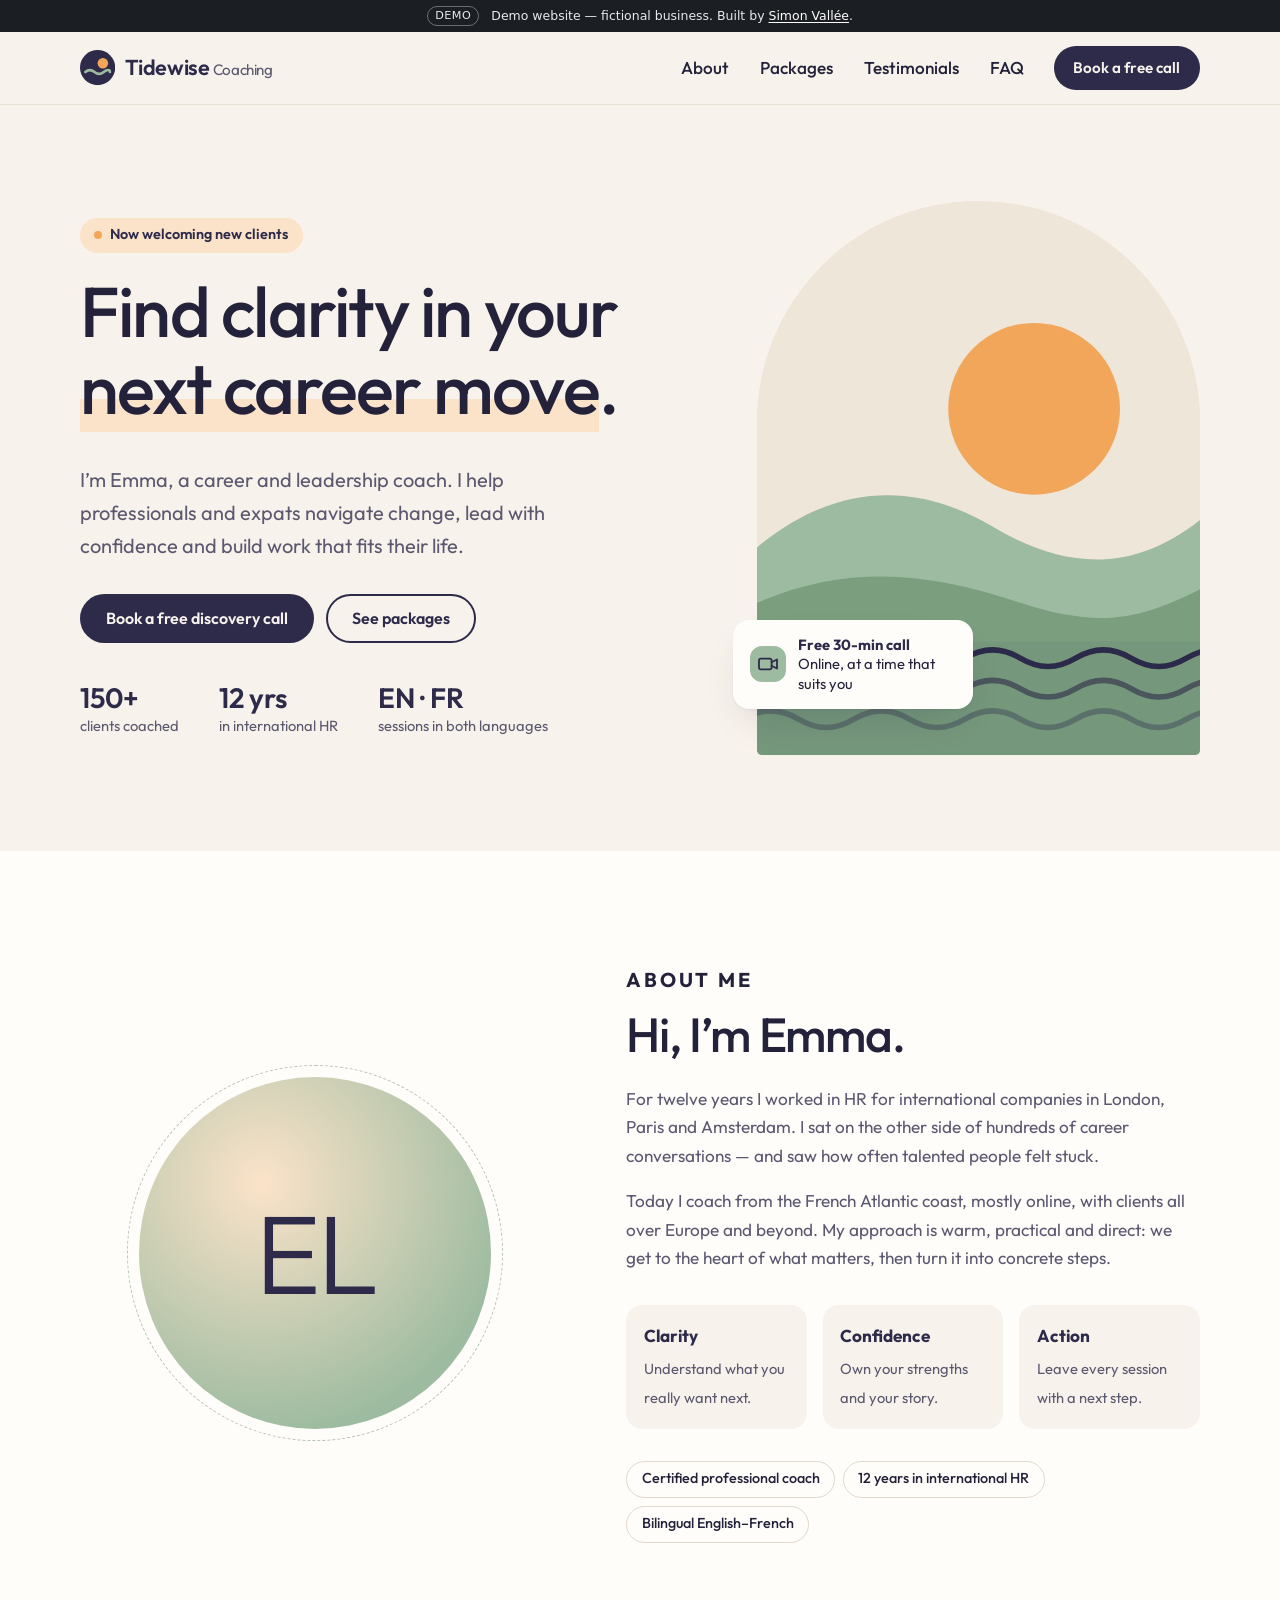
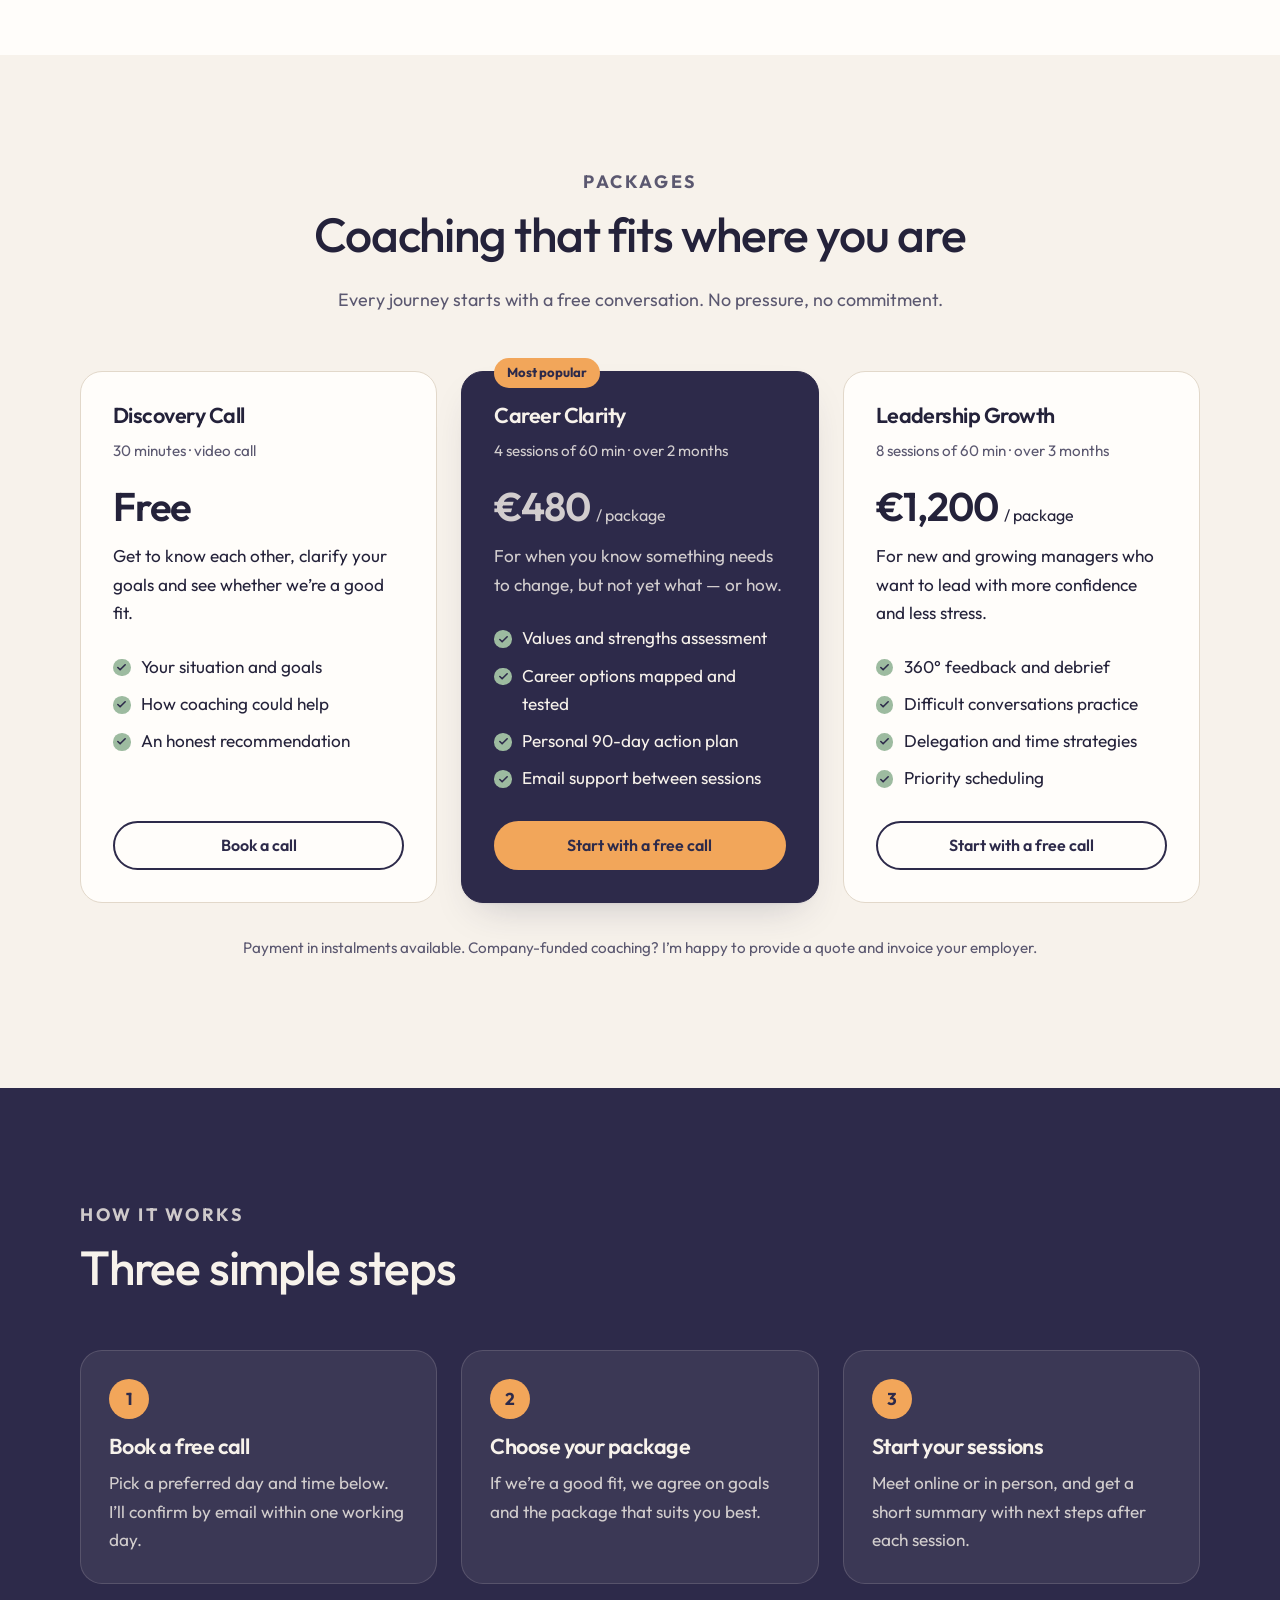
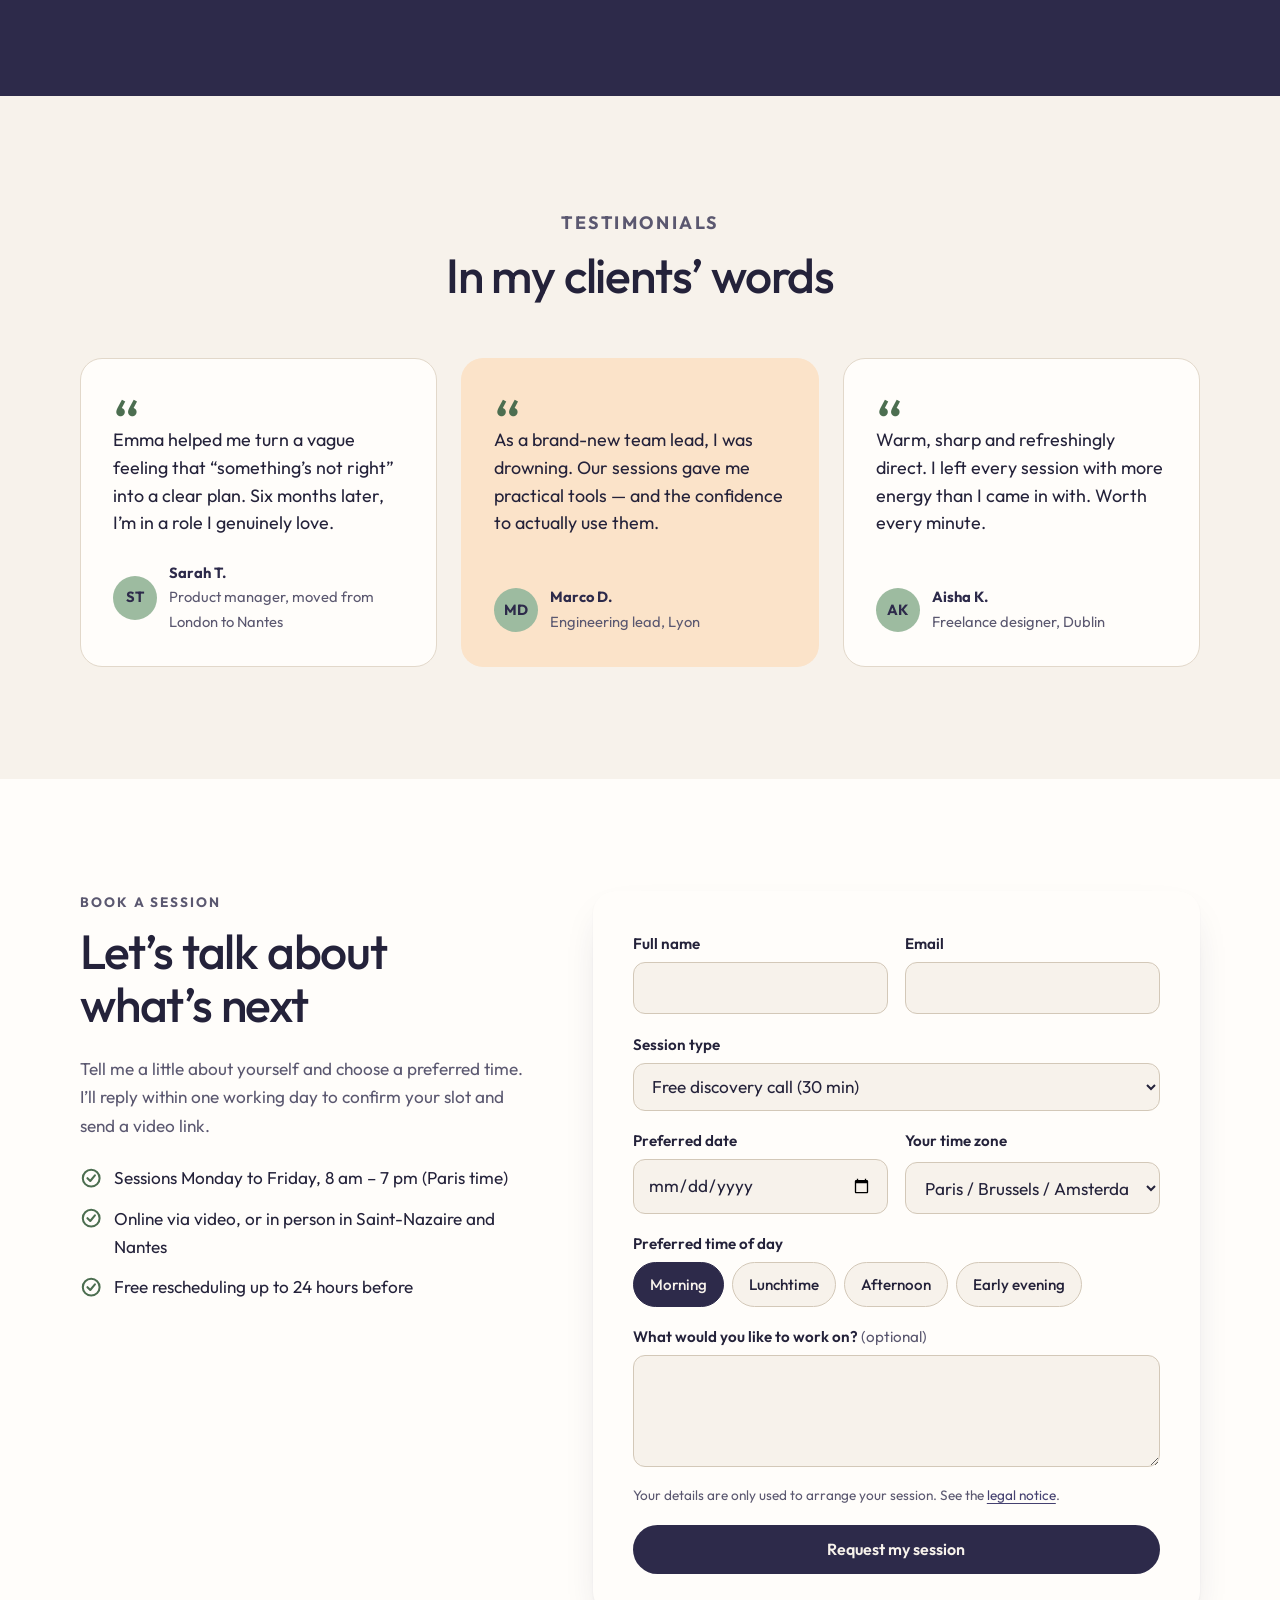
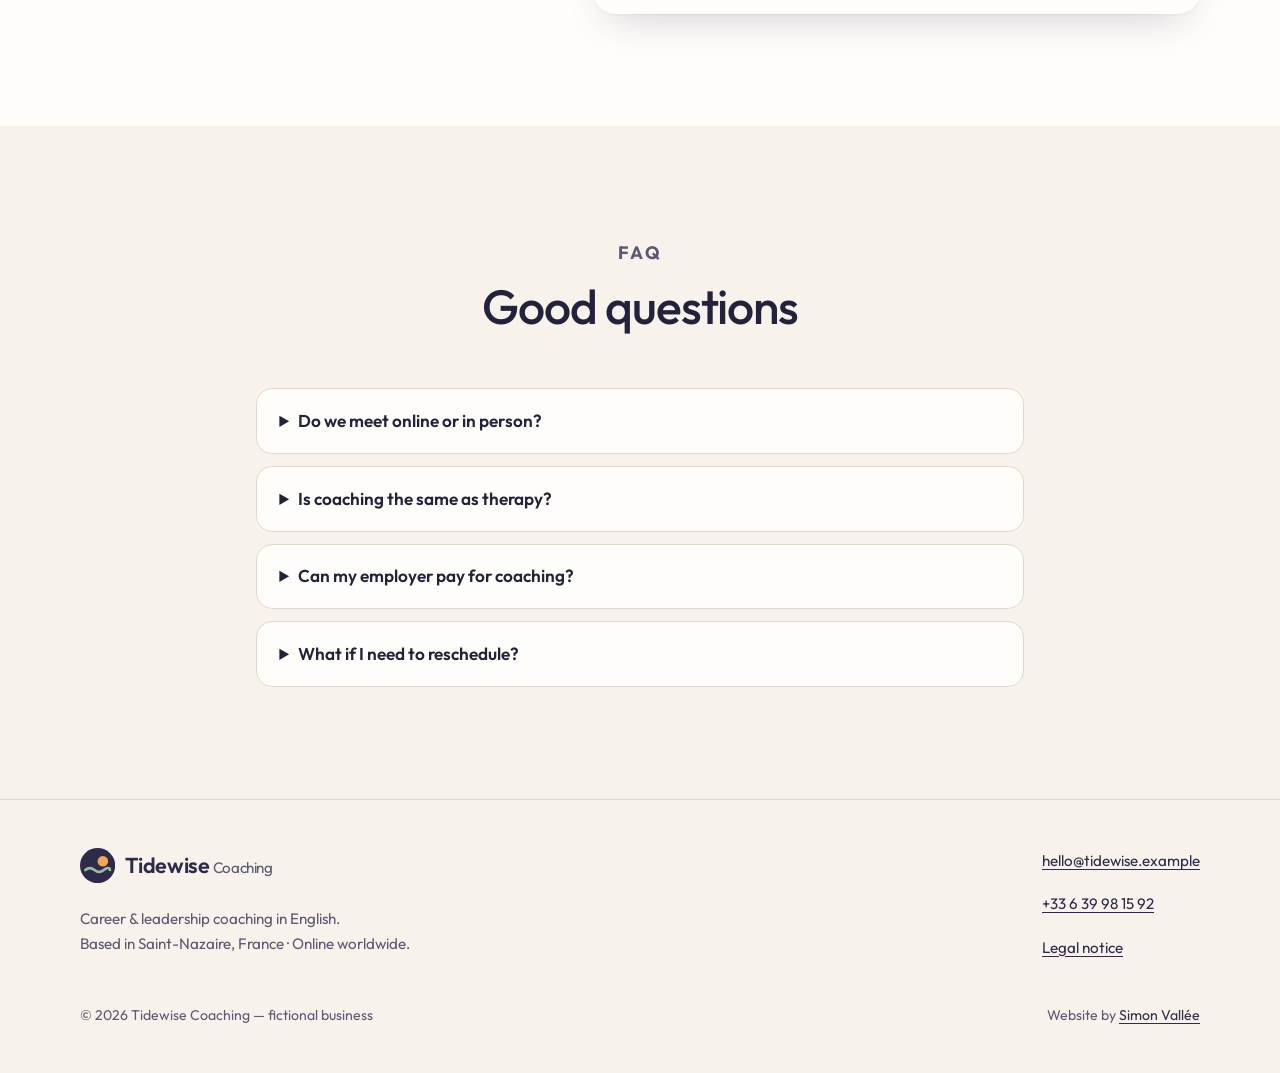
<file: demos/coach/index.html>
<!doctype html>
<html lang="en">
<head>
  <meta charset="utf-8">
  <meta name="viewport" content="width=device-width, initial-scale=1">
  <title>Tidewise Coaching — Career &amp; leadership coaching in English</title>
  <meta name="description" content="Career and leadership coaching in English with Emma Laurent. Online sessions worldwide or in person on the French Atlantic coast. Book a free 30-minute discovery call.">
  <!-- Demo: fictional business, kept out of search engines. -->
  <meta name="robots" content="noindex, follow">
  <link rel="canonical" href="https://simonvallee.fr/demos/coach/">
  <meta name="theme-color" content="#f7f2eb">
  <meta property="og:type" content="website">
  <meta property="og:title" content="Tidewise Coaching — Find clarity in your next career move">
  <meta property="og:description" content="Career and leadership coaching in English, online or in person. Book a free discovery call.">
  <meta property="og:url" content="https://simonvallee.fr/demos/coach/">
  <meta property="og:locale" content="en_GB">
  <link rel="icon" href="favicon.svg" type="image/svg+xml">
  <link rel="preload" href="../../assets/fonts/outfit-latin-wght-normal.woff2" as="font" type="font/woff2" crossorigin>
  <link rel="stylesheet" href="style.css">
  <link rel="stylesheet" href="../../assets/css/demo-banner.css">
  <script>document.documentElement.classList.add("js");</script>
  <script src="../../assets/js/main.js" defer></script>
  <script src="../../assets/js/forms.js" defer></script>

  <script type="application/ld+json">
  {
    "@context": "https://schema.org",
    "@type": "ProfessionalService",
    "name": "Tidewise Coaching",
    "description": "Career and leadership coaching in English (fictional demo business).",
    "url": "https://simonvallee.fr/demos/coach/",
    "email": "hello@tidewise.example",
    "founder": { "@type": "Person", "name": "Emma Laurent", "jobTitle": "Career & leadership coach" },
    "address": { "@type": "PostalAddress", "addressLocality": "Saint-Nazaire", "addressCountry": "FR" },
    "areaServed": "Worldwide",
    "knowsLanguage": ["en", "fr"],
    "makesOffer": [
      { "@type": "Offer", "name": "Discovery call", "price": "0", "priceCurrency": "EUR" },
      { "@type": "Offer", "name": "Career Clarity", "price": "480", "priceCurrency": "EUR" },
      { "@type": "Offer", "name": "Leadership Growth", "price": "1200", "priceCurrency": "EUR" }
    ]
  }
  </script>
</head>
<body>
  <svg width="0" height="0" style="position:absolute" aria-hidden="true" focusable="false">
    <defs>
      <symbol id="logo" viewBox="0 0 40 40"><circle cx="20" cy="20" r="20" fill="#2d2a4a"/><circle cx="26" cy="15" r="6" fill="#f2a65a"/><path d="M6 25c3.5-3 7-3 10.5 0s7 3 10.5 0 7-3 7 0" fill="none" stroke="#9dbba0" stroke-width="3" stroke-linecap="round"/></symbol>
      <symbol id="i-video" viewBox="0 0 24 24" fill="none" stroke="currentColor" stroke-width="2" stroke-linecap="round" stroke-linejoin="round"><rect x="2" y="6" width="14" height="12" rx="2"/><path d="m16 10 6-3v10l-6-3"/></symbol>
      <symbol id="i-check" viewBox="0 0 24 24" fill="none" stroke="currentColor" stroke-width="2.2" stroke-linecap="round" stroke-linejoin="round"><circle cx="12" cy="12" r="9"/><path d="m8 12 3 3 5-6"/></symbol>
      <symbol id="i-menu" viewBox="0 0 24 24" fill="none" stroke="currentColor" stroke-width="2" stroke-linecap="round"><path d="M4 7h16M4 12h16M4 17h16"/></symbol>
    </defs>
  </svg>

  <a class="skip-link" href="#content">Skip to content</a>

  <aside class="demo-banner" aria-label="Demo website">
    <span class="demo-banner__tag">Demo</span>
    <span>Demo website — fictional business. Built by <a href="../../en/">Simon Vallée</a>.</span>
  </aside>

  <header class="header">
    <div class="wrap header__inner">
      <a class="logo" href="./">
        <svg aria-hidden="true"><use href="#logo"/></svg>
        <span>Tidewise <small>Coaching</small></span>
      </a>
      <nav class="nav" id="menu" aria-label="Main navigation">
        <ul>
          <li><a href="#about">About</a></li>
          <li><a href="#packages">Packages</a></li>
          <li><a href="#testimonials">Testimonials</a></li>
          <li><a href="#faq">FAQ</a></li>
        </ul>
      </nav>
      <a class="btn btn--primary" href="#book">Book a free call</a>
      <button class="nav-toggle" type="button" aria-expanded="false" aria-controls="menu" data-nav-toggle>
        <svg aria-hidden="true"><use href="#i-menu"/></svg>
        <span class="visually-hidden">Menu</span>
      </button>
    </div>
  </header>

  <main id="content">
    <section class="hero" aria-labelledby="hero-title">
      <div class="wrap hero__grid">
        <div>
          <p class="pill">Now welcoming new clients</p>
          <h1 id="hero-title">Find clarity in your <em>next career move</em>.</h1>
          <p class="hero__lead">I’m Emma, a career and leadership coach. I help professionals and expats navigate change, lead with confidence and build work that fits their life.</p>
          <div class="hero__actions">
            <a class="btn btn--primary" href="#book">Book a free discovery call</a>
            <a class="btn btn--ghost" href="#packages">See packages</a>
          </div>
          <ul class="proof">
            <li><strong>150+</strong><span>clients coached</span></li>
            <li><strong>12 yrs</strong><span>in international HR</span></li>
            <li><strong>EN · FR</strong><span>sessions in both languages</span></li>
          </ul>
        </div>

        <div class="hero__art">
          <div class="arch" aria-hidden="true">
            <svg viewBox="0 0 320 400" preserveAspectRatio="xMidYMid slice">
              <rect width="320" height="400" fill="#efe6da"/>
              <circle cx="200" cy="150" r="62" fill="#f2a65a"/>
              <path d="M0 250 C60 200 120 205 170 235 S270 270 320 230 V400 H0Z" fill="#9dbba0"/>
              <path d="M0 290 C70 260 130 270 190 290 S280 300 320 280 V400 H0Z" fill="#7a9e7e"/>
              <g fill="none" stroke="#2d2a4a" stroke-width="4" stroke-linecap="round">
                <path d="M-10 330 q20 -12 40 0 t40 0 t40 0 t40 0 t40 0 t40 0 t40 0 t40 0 t40 0"/>
                <path d="M-10 352 q20 -12 40 0 t40 0 t40 0 t40 0 t40 0 t40 0 t40 0 t40 0 t40 0" opacity=".6"/>
                <path d="M-10 374 q20 -12 40 0 t40 0 t40 0 t40 0 t40 0 t40 0 t40 0 t40 0 t40 0" opacity=".35"/>
              </g>
              <rect y="318" width="320" height="82" fill="#2d2a4a" opacity=".06"/>
            </svg>
          </div>
          <p class="float-card">
            <svg aria-hidden="true"><use href="#i-video"/></svg>
            <span><strong>Free 30-min call</strong>Online, at a time that suits you</span>
          </p>
        </div>
      </div>
    </section>

    <section class="section section--white" id="about" aria-labelledby="about-title">
      <div class="wrap about">
        <div class="portrait" aria-hidden="true"><span>EL</span></div>
        <div class="about__text">
          <p class="eyebrow">About me</p>
          <h2 id="about-title">Hi, I’m Emma.</h2>
          <p>For twelve years I worked in HR for international companies in London, Paris and Amsterdam. I sat on the other side of hundreds of career conversations — and saw how often talented people felt stuck.</p>
          <p>Today I coach from the French Atlantic coast, mostly online, with clients all over Europe and beyond. My approach is warm, practical and direct: we get to the heart of what matters, then turn it into concrete steps.</p>
          <ul class="pillars">
            <li><strong>Clarity</strong><span>Understand what you really want next.</span></li>
            <li><strong>Confidence</strong><span>Own your strengths and your story.</span></li>
            <li><strong>Action</strong><span>Leave every session with a next step.</span></li>
          </ul>
          <ul class="creds" aria-label="Credentials">
            <li>Certified professional coach</li>
            <li>12 years in international HR</li>
            <li>Bilingual English–French</li>
          </ul>
        </div>
      </div>
    </section>

    <section class="section" id="packages" aria-labelledby="packages-title">
      <div class="wrap">
        <div class="section__head section__head--center">
          <p class="eyebrow">Packages</p>
          <h2 id="packages-title">Coaching that fits where you are</h2>
          <p>Every journey starts with a free conversation. No pressure, no commitment.</p>
        </div>
        <div class="packages">
          <article class="package">
            <h3>Discovery Call</h3>
            <p class="package__meta">30 minutes · video call</p>
            <p class="price">Free</p>
            <p>Get to know each other, clarify your goals and see whether we’re a good fit.</p>
            <ul>
              <li>Your situation and goals</li>
              <li>How coaching could help</li>
              <li>An honest recommendation</li>
            </ul>
            <a class="btn btn--ghost" href="#book">Book a call</a>
          </article>

          <article class="package package--featured">
            <span class="package__badge">Most popular</span>
            <h3>Career Clarity</h3>
            <p class="package__meta">4 sessions of 60 min · over 2 months</p>
            <p class="price">€480 <small>/ package</small></p>
            <p>For when you know something needs to change, but not yet what — or how.</p>
            <ul>
              <li>Values and strengths assessment</li>
              <li>Career options mapped and tested</li>
              <li>Personal 90-day action plan</li>
              <li>Email support between sessions</li>
            </ul>
            <a class="btn btn--primary" href="#book">Start with a free call</a>
          </article>

          <article class="package">
            <h3>Leadership Growth</h3>
            <p class="package__meta">8 sessions of 60 min · over 3 months</p>
            <p class="price">€1,200 <small>/ package</small></p>
            <p>For new and growing managers who want to lead with more confidence and less stress.</p>
            <ul>
              <li>360° feedback and debrief</li>
              <li>Difficult conversations practice</li>
              <li>Delegation and time strategies</li>
              <li>Priority scheduling</li>
            </ul>
            <a class="btn btn--ghost" href="#book">Start with a free call</a>
          </article>
        </div>
        <p class="packages-note">Payment in instalments available. Company-funded coaching? I’m happy to provide a quote and invoice your employer.</p>
      </div>
    </section>

    <section class="section section--plum" aria-labelledby="how-title">
      <div class="wrap">
        <div class="section__head">
          <p class="eyebrow">How it works</p>
          <h2 id="how-title">Three simple steps</h2>
        </div>
        <ol class="steps">
          <li>
            <h3>Book a free call</h3>
            <p>Pick a preferred day and time below. I’ll confirm by email within one working day.</p>
          </li>
          <li>
            <h3>Choose your package</h3>
            <p>If we’re a good fit, we agree on goals and the package that suits you best.</p>
          </li>
          <li>
            <h3>Start your sessions</h3>
            <p>Meet online or in person, and get a short summary with next steps after each session.</p>
          </li>
        </ol>
      </div>
    </section>

    <section class="section" id="testimonials" aria-labelledby="testimonials-title">
      <div class="wrap">
        <div class="section__head section__head--center">
          <p class="eyebrow">Testimonials</p>
          <h2 id="testimonials-title">In my clients’ words</h2>
        </div>
        <div class="quotes">
          <figure class="quote">
            <blockquote><p>Emma helped me turn a vague feeling that “something’s not right” into a clear plan. Six months later, I’m in a role I genuinely love.</p></blockquote>
            <figcaption><span class="initials" aria-hidden="true">ST</span><div><strong>Sarah T.</strong><span>Product manager, moved from London to Nantes</span></div></figcaption>
          </figure>
          <figure class="quote">
            <blockquote><p>As a brand-new team lead, I was drowning. Our sessions gave me practical tools — and the confidence to actually use them.</p></blockquote>
            <figcaption><span class="initials" aria-hidden="true">MD</span><div><strong>Marco D.</strong><span>Engineering lead, Lyon</span></div></figcaption>
          </figure>
          <figure class="quote">
            <blockquote><p>Warm, sharp and refreshingly direct. I left every session with more energy than I came in with. Worth every minute.</p></blockquote>
            <figcaption><span class="initials" aria-hidden="true">AK</span><div><strong>Aisha K.</strong><span>Freelance designer, Dublin</span></div></figcaption>
          </figure>
        </div>
      </div>
    </section>

    <section class="section section--white" id="book" aria-labelledby="book-title">
      <div class="wrap booking">
        <div class="booking__intro">
          <p class="eyebrow">Book a session</p>
          <h2 id="book-title">Let’s talk about what’s next</h2>
          <p>Tell me a little about yourself and choose a preferred time. I’ll reply within one working day to confirm your slot and send a video link.</p>
          <ul class="booking__list">
            <li><svg aria-hidden="true"><use href="#i-check"/></svg>Sessions Monday to Friday, 8 am – 7 pm (Paris time)</li>
            <li><svg aria-hidden="true"><use href="#i-check"/></svg>Online via video, or in person in Saint-Nazaire and Nantes</li>
            <li><svg aria-hidden="true"><use href="#i-check"/></svg>Free rescheduling up to 24 hours before</li>
          </ul>
        </div>

        <form class="form" data-form data-subject="New booking request — Tidewise Coaching (demo)" data-from-name="Tidewise Coaching website (demo)" action="https://api.web3forms.com/submit" method="post">
          <div class="field">
            <label for="name">Full name</label>
            <input id="name" name="name" type="text" autocomplete="name" required>
          </div>
          <div class="field">
            <label for="email">Email</label>
            <input id="email" name="email" type="email" autocomplete="email" required>
          </div>
          <div class="field field--full">
            <label for="package">Session type</label>
            <select id="package" name="package" required>
              <option value="Discovery call" selected>Free discovery call (30 min)</option>
              <option value="Career Clarity">Career Clarity — first session</option>
              <option value="Leadership Growth">Leadership Growth — first session</option>
            </select>
          </div>
          <div class="field">
            <label for="date">Preferred date</label>
            <input id="date" name="date" type="date" required>
          </div>
          <div class="field">
            <label for="timezone">Your time zone</label>
            <select id="timezone" name="timezone">
              <option>Paris / Brussels / Amsterdam (CET)</option>
              <option>London / Dublin / Lisbon (GMT)</option>
              <option>Athens / Helsinki (EET)</option>
              <option>New York / Toronto (ET)</option>
              <option>Other — I’ll mention it below</option>
            </select>
          </div>
          <fieldset class="field field--full">
            <legend>Preferred time of day</legend>
            <div class="slots">
              <input type="radio" id="slot-morning" name="time_of_day" value="Morning" required checked><label for="slot-morning">Morning</label>
              <input type="radio" id="slot-lunch" name="time_of_day" value="Lunchtime"><label for="slot-lunch">Lunchtime</label>
              <input type="radio" id="slot-afternoon" name="time_of_day" value="Afternoon"><label for="slot-afternoon">Afternoon</label>
              <input type="radio" id="slot-evening" name="time_of_day" value="Early evening"><label for="slot-evening">Early evening</label>
            </div>
          </fieldset>
          <div class="field field--full">
            <label for="message">What would you like to work on? <span class="opt">(optional)</span></label>
            <textarea id="message" name="message"></textarea>
          </div>
          <input class="hp" type="checkbox" name="botcheck" tabindex="-1" autocomplete="off" aria-hidden="true">
          <p class="form__legal">Your details are only used to arrange your session. See the <a href="legal-notice.html#data">legal notice</a>.</p>
          <button class="btn btn--primary" type="submit">Request my session</button>
          <p class="form-status" data-form-status role="status" aria-live="polite"></p>
        </form>
      </div>
    </section>

    <section class="section" id="faq" aria-labelledby="faq-title">
      <div class="wrap">
        <div class="section__head section__head--center">
          <p class="eyebrow">FAQ</p>
          <h2 id="faq-title">Good questions</h2>
        </div>
        <div class="faq">
          <details>
            <summary>Do we meet online or in person?</summary>
            <p>Most sessions take place online by video. If you live near Saint-Nazaire or Nantes, we can also meet in person.</p>
          </details>
          <details>
            <summary>Is coaching the same as therapy?</summary>
            <p>No. Coaching focuses on your present and future goals and on taking action. If therapy would serve you better, I’ll tell you honestly.</p>
          </details>
          <details>
            <summary>Can my employer pay for coaching?</summary>
            <p>Yes. Many clients use a training or development budget. I can provide a formal quote and invoice your company directly.</p>
          </details>
          <details>
            <summary>What if I need to reschedule?</summary>
            <p>You can reschedule for free up to 24 hours before a session. Later changes count as a completed session, except in emergencies.</p>
          </details>
        </div>
      </div>
    </section>
  </main>

  <footer class="footer">
    <div class="wrap">
      <div class="footer__inner">
        <div>
          <a class="logo" href="./">
            <svg aria-hidden="true"><use href="#logo"/></svg>
            <span>Tidewise <small>Coaching</small></span>
          </a>
          <p style="margin-top:1rem">Career &amp; leadership coaching in English.<br>Based in Saint-Nazaire, France · Online worldwide.</p>
        </div>
        <ul>
          <li><a href="mailto:hello@tidewise.example">hello@tidewise.example</a></li>
          <li><a href="tel:+33639981592">+33 6 39 98 15 92</a></li>
          <li><a href="legal-notice.html">Legal notice</a></li>
        </ul>
      </div>
      <div class="footer__bottom">
        <p>© <span data-year>2026</span> Tidewise Coaching — fictional business</p>
        <p>Website by <a href="../../en/">Simon Vallée</a></p>
      </div>
    </div>
  </footer>
</body>
</html>
</file>
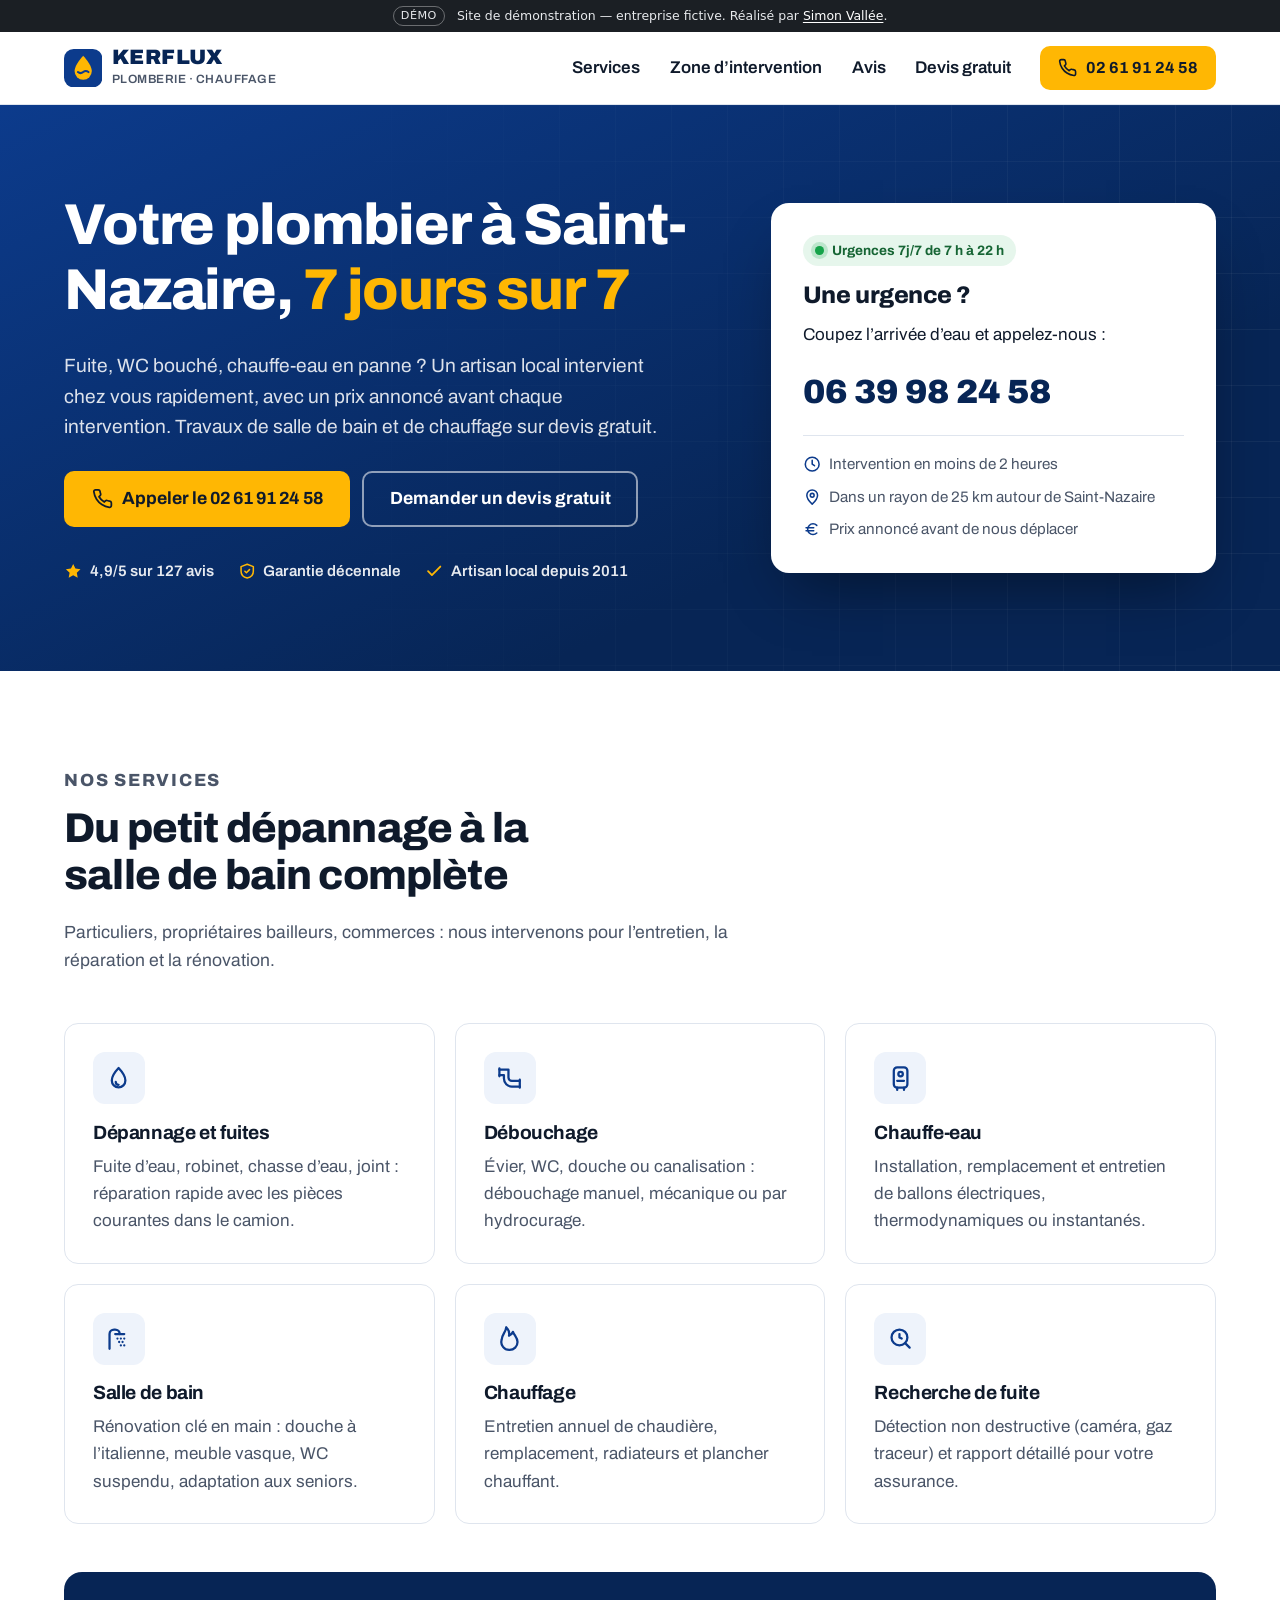
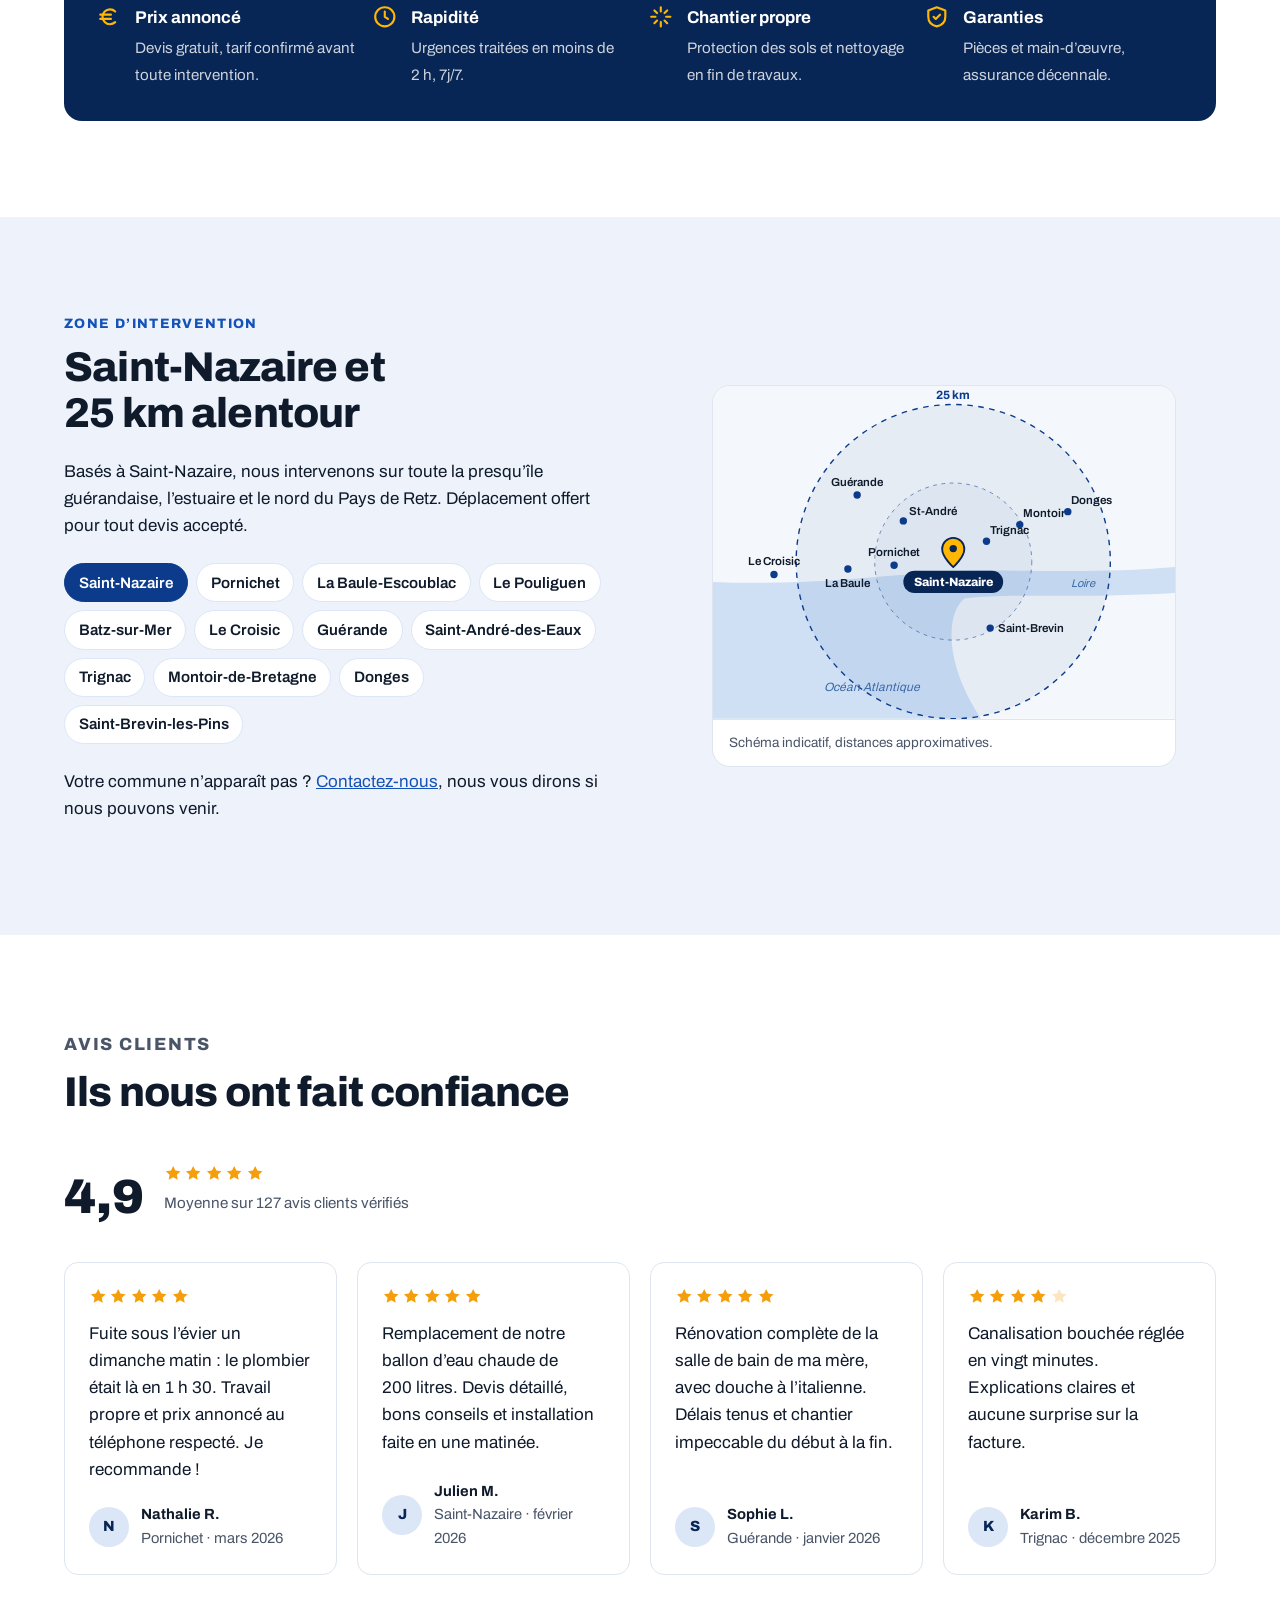
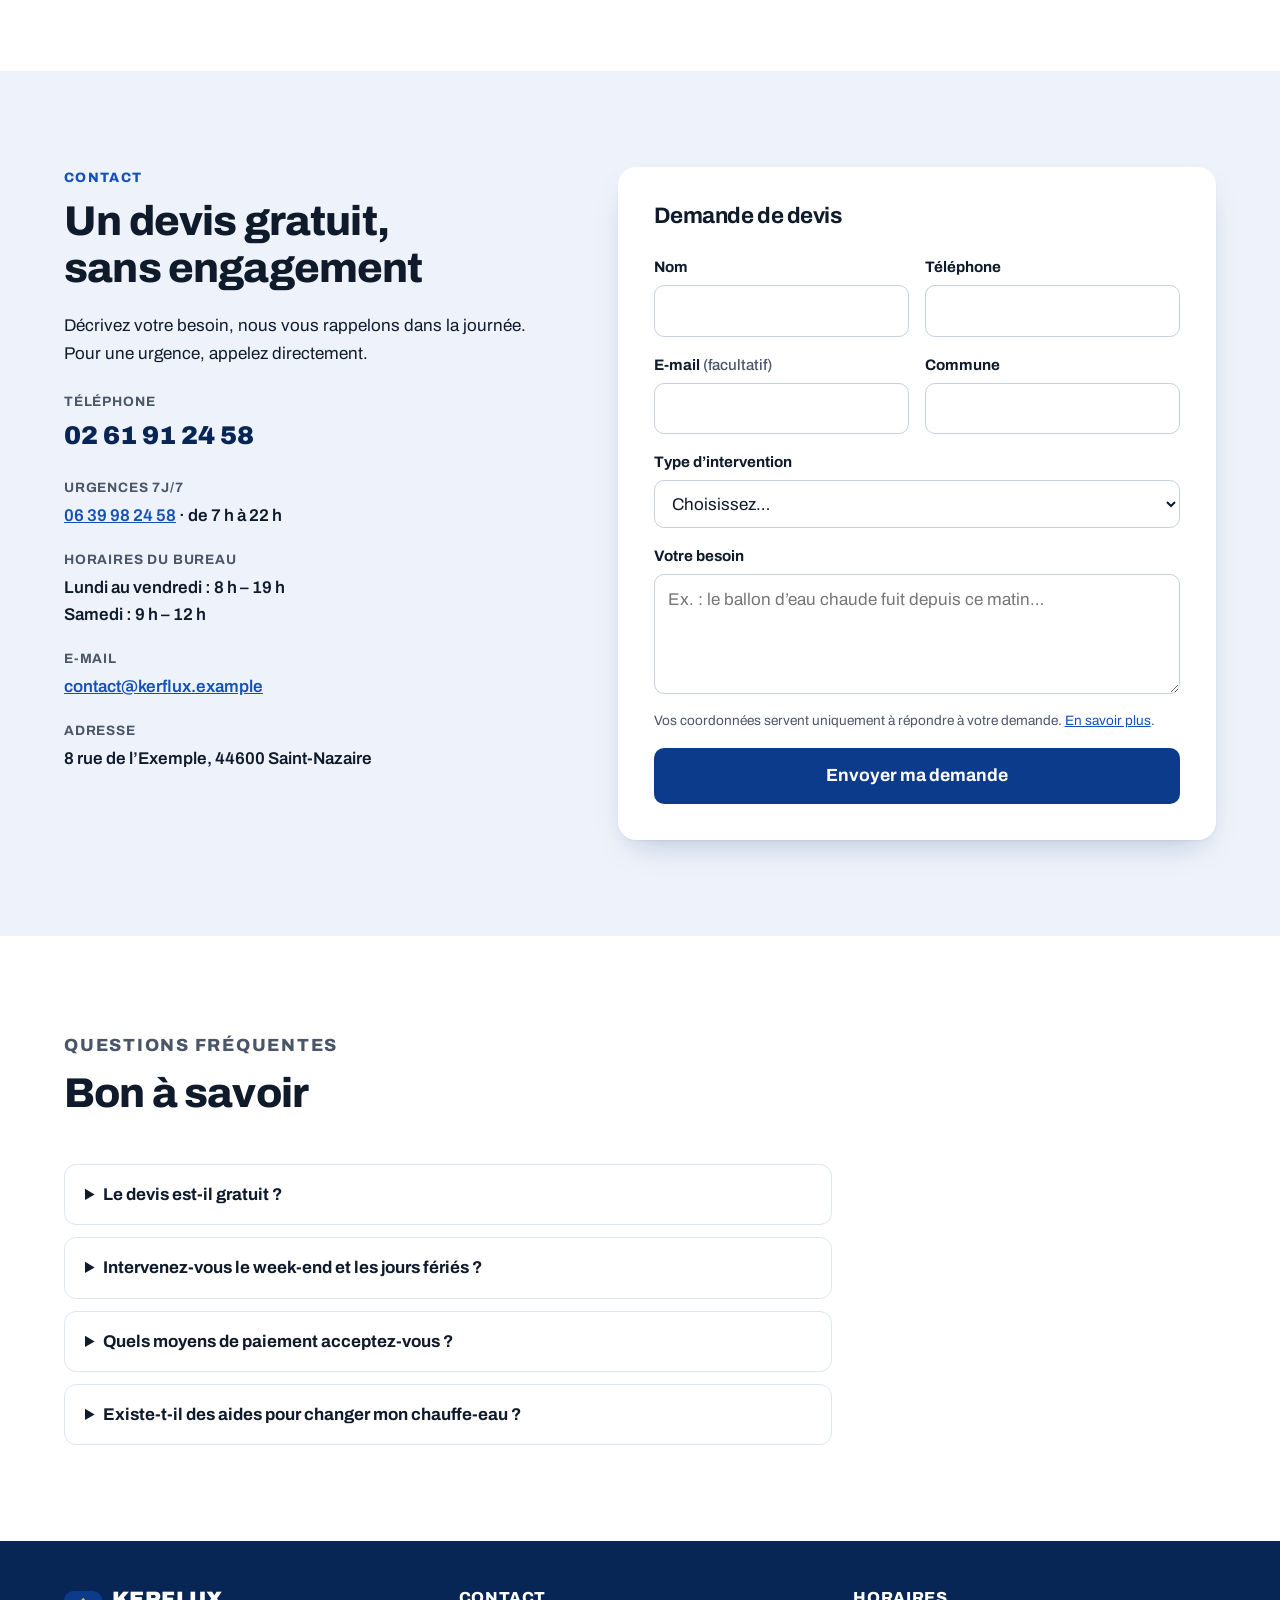
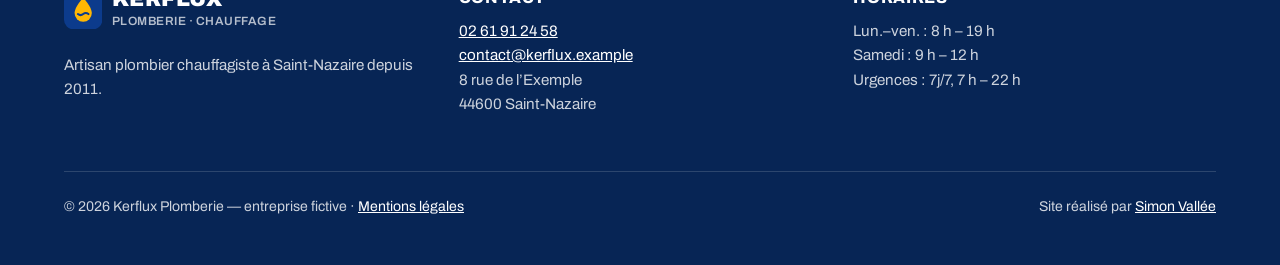
<file: demos/plombier/index.html>
<!doctype html>
<html lang="fr">
<head>
  <meta charset="utf-8">
  <meta name="viewport" content="width=device-width, initial-scale=1">
  <title>Kerflux Plomberie — Plombier à Saint-Nazaire, dépannage 7j/7</title>
  <meta name="description" content="Plombier chauffagiste à Saint-Nazaire : dépannage de fuites, débouchage, chauffe-eau et salle de bain. Devis gratuit, urgences 7j/7 dans un rayon de 25 km.">
  <!-- Démonstration : entreprise fictive, exclue des moteurs de recherche. -->
  <meta name="robots" content="noindex, follow">
  <link rel="canonical" href="https://simonvallee.fr/demos/plombier/">
  <meta name="theme-color" content="#0c3b8c">
  <meta property="og:type" content="website">
  <meta property="og:title" content="Kerflux Plomberie — Plombier à Saint-Nazaire">
  <meta property="og:description" content="Dépannage, débouchage, chauffe-eau et salle de bain. Devis gratuit, urgences 7j/7.">
  <meta property="og:url" content="https://simonvallee.fr/demos/plombier/">
  <meta property="og:locale" content="fr_FR">
  <link rel="icon" href="favicon.svg" type="image/svg+xml">
  <link rel="preload" href="../../assets/fonts/archivo-latin-wght-normal.woff2" as="font" type="font/woff2" crossorigin>
  <link rel="stylesheet" href="style.css">
  <link rel="stylesheet" href="../../assets/css/demo-banner.css">
  <script>document.documentElement.classList.add("js");</script>
  <script src="../../assets/js/main.js" defer></script>
  <script src="../../assets/js/forms.js" defer></script>

  <script type="application/ld+json">
  {
    "@context": "https://schema.org",
    "@type": "Plumber",
    "name": "Kerflux Plomberie",
    "description": "Plombier chauffagiste à Saint-Nazaire (entreprise fictive de démonstration).",
    "url": "https://simonvallee.fr/demos/plombier/",
    "telephone": "+33261912458",
    "email": "contact@kerflux.example",
    "priceRange": "€€",
    "address": {
      "@type": "PostalAddress",
      "streetAddress": "8 rue de l’Exemple",
      "postalCode": "44600",
      "addressLocality": "Saint-Nazaire",
      "addressCountry": "FR"
    },
    "areaServed": ["Saint-Nazaire", "Pornichet", "La Baule-Escoublac", "Guérande", "Trignac", "Montoir-de-Bretagne", "Donges", "Saint-André-des-Eaux", "Saint-Brevin-les-Pins", "Le Pouliguen", "Le Croisic"],
    "openingHoursSpecification": [
      { "@type": "OpeningHoursSpecification", "dayOfWeek": ["Monday", "Tuesday", "Wednesday", "Thursday", "Friday"], "opens": "08:00", "closes": "19:00" },
      { "@type": "OpeningHoursSpecification", "dayOfWeek": "Saturday", "opens": "09:00", "closes": "12:00" }
    ]
  }
  </script>
</head>
<body>
  <svg width="0" height="0" style="position:absolute" aria-hidden="true" focusable="false">
    <defs>
      <symbol id="i-phone" viewBox="0 0 24 24" fill="none" stroke="currentColor" stroke-width="2" stroke-linecap="round" stroke-linejoin="round"><path d="M22 16.9v3a2 2 0 0 1-2.2 2 19.8 19.8 0 0 1-8.6-3.1 19.5 19.5 0 0 1-6-6A19.8 19.8 0 0 1 2.1 4.2 2 2 0 0 1 4.1 2h3a2 2 0 0 1 2 1.7c.1 1 .4 1.9.7 2.8a2 2 0 0 1-.5 2.1L8 9.9a16 16 0 0 0 6 6l1.3-1.3a2 2 0 0 1 2.1-.4c.9.3 1.8.6 2.8.7a2 2 0 0 1 1.7 2z"/></symbol>
      <symbol id="i-drop" viewBox="0 0 24 24" fill="none" stroke="currentColor" stroke-width="2" stroke-linecap="round" stroke-linejoin="round"><path d="M12 2.7s6 6.3 6 11a6 6 0 0 1-12 0c0-4.7 6-11 6-11z"/><path d="M9.5 15a2.5 2.5 0 0 0 2.5 2.5"/></symbol>
      <symbol id="i-drain" viewBox="0 0 24 24" fill="none" stroke="currentColor" stroke-width="2" stroke-linecap="round" stroke-linejoin="round"><path d="M3 4h8v7a3 3 0 0 0 3 3h7"/><path d="M3 9h4v3a7 7 0 0 0 7 7h7"/><path d="M3 3v7M21 13v7"/></symbol>
      <symbol id="i-heater" viewBox="0 0 24 24" fill="none" stroke="currentColor" stroke-width="2" stroke-linecap="round" stroke-linejoin="round"><rect x="6" y="2" width="12" height="18" rx="3"/><circle cx="12" cy="8" r="2"/><path d="M9 14h6M9 22v-2M15 22v-2"/></symbol>
      <symbol id="i-shower" viewBox="0 0 24 24" fill="none" stroke="currentColor" stroke-width="2" stroke-linecap="round" stroke-linejoin="round"><path d="M4 21V8a4 4 0 0 1 4-4h1a4 4 0 0 1 4 4"/><path d="M9 8h8"/><path d="M11 12v.01M14 12v.01M17 12v.01M12.5 15v.01M15.5 15v.01M14 18v.01M17 18v.01"/></symbol>
      <symbol id="i-flame" viewBox="0 0 24 24" fill="none" stroke="currentColor" stroke-width="2" stroke-linecap="round" stroke-linejoin="round"><path d="M12 22a7 7 0 0 0 7-7c0-4-3-6-4-9-1 2-2 3-3.5 3.5C12 7 11 4 9 2c0 4-4 6.5-4 11a7 7 0 0 0 7 9z"/></symbol>
      <symbol id="i-search" viewBox="0 0 24 24" fill="none" stroke="currentColor" stroke-width="2" stroke-linecap="round" stroke-linejoin="round"><circle cx="11" cy="11" r="7"/><path d="m20 20-4-4M11 8v3l2 1"/></symbol>
      <symbol id="i-check" viewBox="0 0 24 24" fill="none" stroke="currentColor" stroke-width="2.4" stroke-linecap="round" stroke-linejoin="round"><path d="M20 6 9 17l-5-5"/></symbol>
      <symbol id="i-clock" viewBox="0 0 24 24" fill="none" stroke="currentColor" stroke-width="2" stroke-linecap="round" stroke-linejoin="round"><circle cx="12" cy="12" r="9"/><path d="M12 7v5l3 2"/></symbol>
      <symbol id="i-shield" viewBox="0 0 24 24" fill="none" stroke="currentColor" stroke-width="2" stroke-linecap="round" stroke-linejoin="round"><path d="M12 3 4 6v6c0 5 3.5 8 8 9 4.5-1 8-4 8-9V6z"/><path d="m9 12 2 2 4-4"/></symbol>
      <symbol id="i-euro" viewBox="0 0 24 24" fill="none" stroke="currentColor" stroke-width="2" stroke-linecap="round" stroke-linejoin="round"><path d="M18 7a7 7 0 1 0 0 10M4 10h10M4 14h10"/></symbol>
      <symbol id="i-sparkle" viewBox="0 0 24 24" fill="none" stroke="currentColor" stroke-width="2" stroke-linecap="round" stroke-linejoin="round"><path d="M12 3v4M12 17v4M3 12h4M17 12h4M6 6l2.5 2.5M15.5 15.5 18 18M6 18l2.5-2.5M15.5 8.5 18 6"/></symbol>
      <symbol id="i-pin" viewBox="0 0 24 24" fill="none" stroke="currentColor" stroke-width="2" stroke-linecap="round" stroke-linejoin="round"><path d="M12 21s-7-6.2-7-11.5a7 7 0 0 1 14 0C19 14.8 12 21 12 21z"/><circle cx="12" cy="9.5" r="2.5"/></symbol>
      <symbol id="i-star" viewBox="0 0 24 24"><path fill="currentColor" d="m12 2.5 2.9 6 6.6.9-4.8 4.6 1.2 6.5L12 17.4l-5.9 3.1 1.2-6.5-4.8-4.6 6.6-.9z"/></symbol>
      <symbol id="i-menu" viewBox="0 0 24 24" fill="none" stroke="currentColor" stroke-width="2" stroke-linecap="round"><path d="M4 7h16M4 12h16M4 17h16"/></symbol>
      <symbol id="logo" viewBox="0 0 40 40"><rect width="40" height="40" rx="10" fill="#0c3b8c"/><path d="M20 7s9 9.5 9 16a9 9 0 0 1-18 0c0-6.5 9-16 9-16z" fill="#ffb703"/><path d="M14.5 24c1.8 1.4 3.7 1.4 5.5 0s3.7-1.4 5.5 0" fill="none" stroke="#0c3b8c" stroke-width="2.2" stroke-linecap="round"/></symbol>
    </defs>
  </svg>

  <a class="skip-link" href="#contenu">Aller au contenu</a>

  <aside class="demo-banner" aria-label="Site de démonstration">
    <span class="demo-banner__tag">Démo</span>
    <span>Site de démonstration — entreprise fictive. Réalisé par <a href="../../">Simon Vallée</a>.</span>
  </aside>

  <header class="header">
    <div class="wrap header__inner">
      <a class="logo" href="./">
        <svg aria-hidden="true"><use href="#logo"/></svg>
        <span><strong>KERFLUX</strong><small>Plomberie · Chauffage</small></span>
      </a>
      <nav class="nav" id="menu" aria-label="Navigation principale">
        <ul>
          <li><a href="#services">Services</a></li>
          <li><a href="#zone">Zone d’intervention</a></li>
          <li><a href="#avis">Avis</a></li>
          <li><a href="#devis">Devis gratuit</a></li>
        </ul>
      </nav>
      <a class="btn btn--call" href="tel:+33261912458">
        <svg aria-hidden="true"><use href="#i-phone"/></svg>
        <span>02 61 91 24 58</span>
        <span class="visually-hidden">Appeler Kerflux Plomberie</span>
      </a>
      <button class="nav-toggle" type="button" aria-expanded="false" aria-controls="menu" data-nav-toggle>
        <svg aria-hidden="true"><use href="#i-menu"/></svg>
        <span class="visually-hidden">Menu</span>
      </button>
    </div>
  </header>

  <main id="contenu">
    <section class="hero" aria-labelledby="hero-title">
      <div class="wrap hero__grid">
        <div>
          <h1 id="hero-title">Votre plombier à Saint-Nazaire, <span>7&nbsp;jours sur&nbsp;7</span></h1>
          <p class="hero__lead">Fuite, WC bouché, chauffe-eau en panne&nbsp;? Un artisan local intervient chez vous rapidement, avec un prix annoncé avant chaque intervention. Travaux de salle de bain et de chauffage sur devis gratuit.</p>
          <div class="hero__actions">
            <a class="btn btn--call btn--lg" href="tel:+33261912458">
              <svg aria-hidden="true"><use href="#i-phone"/></svg>
              Appeler le 02 61 91 24 58
            </a>
            <a class="btn btn--outline btn--lg" href="#devis">Demander un devis gratuit</a>
          </div>
          <ul class="trust">
            <li><svg aria-hidden="true"><use href="#i-star"/></svg>4,9/5 sur 127 avis</li>
            <li><svg aria-hidden="true"><use href="#i-shield"/></svg>Garantie décennale</li>
            <li><svg aria-hidden="true"><use href="#i-check"/></svg>Artisan local depuis 2011</li>
          </ul>
        </div>

        <div class="urgent">
          <p class="urgent__status">Urgences 7j/7 de 7&nbsp;h à 22&nbsp;h</p>
          <h2>Une urgence&nbsp;?</h2>
          <p>Coupez l’arrivée d’eau et appelez-nous&nbsp;:</p>
          <a class="urgent__phone" href="tel:+33639982458">06 39 98 24 58</a>
          <ul>
            <li><svg aria-hidden="true"><use href="#i-clock"/></svg>Intervention en moins de 2&nbsp;heures</li>
            <li><svg aria-hidden="true"><use href="#i-pin"/></svg>Dans un rayon de 25&nbsp;km autour de Saint-Nazaire</li>
            <li><svg aria-hidden="true"><use href="#i-euro"/></svg>Prix annoncé avant de nous déplacer</li>
          </ul>
        </div>
      </div>
    </section>

    <section class="section" id="services" aria-labelledby="services-title">
      <div class="wrap">
        <div class="section__head">
          <p class="kicker">Nos services</p>
          <h2 id="services-title">Du petit dépannage à la salle de bain complète</h2>
          <p>Particuliers, propriétaires bailleurs, commerces&nbsp;: nous intervenons pour l’entretien, la réparation et la rénovation.</p>
        </div>
        <ul class="services">
          <li class="service">
            <div class="service__icon" aria-hidden="true"><svg><use href="#i-drop"/></svg></div>
            <h3>Dépannage et fuites</h3>
            <p>Fuite d’eau, robinet, chasse d’eau, joint&nbsp;: réparation rapide avec les pièces courantes dans le camion.</p>
          </li>
          <li class="service">
            <div class="service__icon" aria-hidden="true"><svg><use href="#i-drain"/></svg></div>
            <h3>Débouchage</h3>
            <p>Évier, WC, douche ou canalisation&nbsp;: débouchage manuel, mécanique ou par hydrocurage.</p>
          </li>
          <li class="service">
            <div class="service__icon" aria-hidden="true"><svg><use href="#i-heater"/></svg></div>
            <h3>Chauffe-eau</h3>
            <p>Installation, remplacement et entretien de ballons électriques, thermodynamiques ou instantanés.</p>
          </li>
          <li class="service">
            <div class="service__icon" aria-hidden="true"><svg><use href="#i-shower"/></svg></div>
            <h3>Salle de bain</h3>
            <p>Rénovation clé en main&nbsp;: douche à l’italienne, meuble vasque, WC suspendu, adaptation aux seniors.</p>
          </li>
          <li class="service">
            <div class="service__icon" aria-hidden="true"><svg><use href="#i-flame"/></svg></div>
            <h3>Chauffage</h3>
            <p>Entretien annuel de chaudière, remplacement, radiateurs et plancher chauffant.</p>
          </li>
          <li class="service">
            <div class="service__icon" aria-hidden="true"><svg><use href="#i-search"/></svg></div>
            <h3>Recherche de fuite</h3>
            <p>Détection non destructive (caméra, gaz traceur) et rapport détaillé pour votre assurance.</p>
          </li>
        </ul>

        <ul class="promises" aria-label="Nos engagements">
          <li><svg aria-hidden="true"><use href="#i-euro"/></svg><div><strong>Prix annoncé</strong><span>Devis gratuit, tarif confirmé avant toute intervention.</span></div></li>
          <li><svg aria-hidden="true"><use href="#i-clock"/></svg><div><strong>Rapidité</strong><span>Urgences traitées en moins de 2&nbsp;h, 7j/7.</span></div></li>
          <li><svg aria-hidden="true"><use href="#i-sparkle"/></svg><div><strong>Chantier propre</strong><span>Protection des sols et nettoyage en fin de travaux.</span></div></li>
          <li><svg aria-hidden="true"><use href="#i-shield"/></svg><div><strong>Garanties</strong><span>Pièces et main-d’œuvre, assurance décennale.</span></div></li>
        </ul>
      </div>
    </section>

    <section class="section section--tint" id="zone" aria-labelledby="zone-title">
      <div class="wrap zone">
        <div>
          <p class="kicker">Zone d’intervention</p>
          <h2 id="zone-title">Saint-Nazaire et 25&nbsp;km alentour</h2>
          <p>Basés à Saint-Nazaire, nous intervenons sur toute la presqu’île guérandaise, l’estuaire et le nord du Pays de Retz. Déplacement offert pour tout devis accepté.</p>
          <ul class="towns" aria-label="Communes desservies">
            <li>Saint-Nazaire</li>
            <li>Pornichet</li>
            <li>La Baule-Escoublac</li>
            <li>Le Pouliguen</li>
            <li>Batz-sur-Mer</li>
            <li>Le Croisic</li>
            <li>Guérande</li>
            <li>Saint-André-des-Eaux</li>
            <li>Trignac</li>
            <li>Montoir-de-Bretagne</li>
            <li>Donges</li>
            <li>Saint-Brevin-les-Pins</li>
          </ul>
          <p>Votre commune n’apparaît pas&nbsp;? <a href="#devis">Contactez-nous</a>, nous vous dirons si nous pouvons venir.</p>
        </div>

        <figure class="zone__map">
          <svg viewBox="0 0 500 360" role="img" aria-labelledby="map-title">
            <title id="map-title">Schéma de la zone d’intervention&nbsp;: un rayon de 25&nbsp;km autour de Saint-Nazaire</title>
            <rect width="500" height="360" fill="#f4f7fb"/>
            <path d="M0 212 C80 216 160 208 232 202 C300 196 400 205 500 196 L500 224 C400 230 320 224 272 230 C252 246 250 300 290 360 L0 360 Z" fill="#cfe0f5"/>
            <circle cx="260" cy="190" r="170" fill="rgba(12,59,140,.06)" stroke="#0c3b8c" stroke-width="1.5" stroke-dasharray="6 6"/>
            <circle cx="260" cy="190" r="85" fill="rgba(12,59,140,.07)" stroke="#0c3b8c" stroke-width="1" stroke-dasharray="4 5" opacity=".6"/>
            <text x="260" y="14" text-anchor="middle" font-size="13" font-weight="700" fill="#0c3b8c">25 km</text>
            <text x="120" y="330" font-size="13" fill="#3b6aa8" font-style="italic">Océan Atlantique</text>
            <text x="400" y="218" font-size="12" fill="#3b6aa8" font-style="italic" text-anchor="middle">Loire</text>
            <g font-size="12.5" font-weight="600" fill="#0f1a2b">
              <circle cx="196" cy="194" r="4" fill="#0c3b8c"/><text x="196" y="184" text-anchor="middle">Pornichet</text>
              <circle cx="146" cy="198" r="4" fill="#0c3b8c"/><text x="146" y="218" text-anchor="middle">La Baule</text>
              <circle cx="66" cy="204" r="4" fill="#0c3b8c"/><text x="66" y="194" text-anchor="middle">Le Croisic</text>
              <circle cx="156" cy="118" r="4" fill="#0c3b8c"/><text x="156" y="108" text-anchor="middle">Guérande</text>
              <circle cx="206" cy="146" r="4" fill="#0c3b8c"/><text x="212" y="140">St-André</text>
              <circle cx="296" cy="168" r="4" fill="#0c3b8c"/><text x="300" y="160">Trignac</text>
              <circle cx="332" cy="150" r="4" fill="#0c3b8c"/><text x="336" y="142">Montoir</text>
              <circle cx="384" cy="136" r="4" fill="#0c3b8c"/><text x="388" y="128">Donges</text>
              <circle cx="300" cy="262" r="4" fill="#0c3b8c"/><text x="308" y="266">Saint-Brevin</text>
            </g>
            <g>
              <path d="M260 196s-12-10.6-12-19.7a12 12 0 0 1 24 0c0 9.1-12 19.7-12 19.7z" fill="#ffb703" stroke="#072555" stroke-width="2"/>
              <circle cx="260" cy="176" r="4" fill="#072555"/>
              <rect x="206" y="200" width="108" height="24" rx="12" fill="#072555"/>
              <text x="260" y="216" text-anchor="middle" font-size="13" font-weight="800" fill="#fff">Saint-Nazaire</text>
            </g>
          </svg>
          <figcaption>Schéma indicatif, distances approximatives.</figcaption>
        </figure>
      </div>
    </section>

    <section class="section" id="avis" aria-labelledby="avis-title">
      <div class="wrap">
        <div class="section__head">
          <p class="kicker">Avis clients</p>
          <h2 id="avis-title">Ils nous ont fait confiance</h2>
        </div>
        <div class="rating">
          <span class="rating__score">4,9</span>
          <div>
            <span class="stars" role="img" aria-label="Note moyenne : 4,9 sur 5">
              <svg aria-hidden="true"><use href="#i-star"/></svg><svg aria-hidden="true"><use href="#i-star"/></svg><svg aria-hidden="true"><use href="#i-star"/></svg><svg aria-hidden="true"><use href="#i-star"/></svg><svg aria-hidden="true"><use href="#i-star"/></svg>
            </span>
            <p class="rating__meta">Moyenne sur 127 avis clients vérifiés</p>
          </div>
        </div>
        <div class="reviews">
          <figure class="review">
            <span class="stars" role="img" aria-label="5 étoiles sur 5"><svg aria-hidden="true"><use href="#i-star"/></svg><svg aria-hidden="true"><use href="#i-star"/></svg><svg aria-hidden="true"><use href="#i-star"/></svg><svg aria-hidden="true"><use href="#i-star"/></svg><svg aria-hidden="true"><use href="#i-star"/></svg></span>
            <blockquote><p>Fuite sous l’évier un dimanche matin&nbsp;: le plombier était là en 1&nbsp;h&nbsp;30. Travail propre et prix annoncé au téléphone respecté. Je recommande&nbsp;!</p></blockquote>
            <figcaption><span class="avatar" aria-hidden="true">N</span><div><strong>Nathalie R.</strong><span>Pornichet · mars 2026</span></div></figcaption>
          </figure>
          <figure class="review">
            <span class="stars" role="img" aria-label="5 étoiles sur 5"><svg aria-hidden="true"><use href="#i-star"/></svg><svg aria-hidden="true"><use href="#i-star"/></svg><svg aria-hidden="true"><use href="#i-star"/></svg><svg aria-hidden="true"><use href="#i-star"/></svg><svg aria-hidden="true"><use href="#i-star"/></svg></span>
            <blockquote><p>Remplacement de notre ballon d’eau chaude de 200&nbsp;litres. Devis détaillé, bons conseils et installation faite en une matinée.</p></blockquote>
            <figcaption><span class="avatar" aria-hidden="true">J</span><div><strong>Julien M.</strong><span>Saint-Nazaire · février 2026</span></div></figcaption>
          </figure>
          <figure class="review">
            <span class="stars" role="img" aria-label="5 étoiles sur 5"><svg aria-hidden="true"><use href="#i-star"/></svg><svg aria-hidden="true"><use href="#i-star"/></svg><svg aria-hidden="true"><use href="#i-star"/></svg><svg aria-hidden="true"><use href="#i-star"/></svg><svg aria-hidden="true"><use href="#i-star"/></svg></span>
            <blockquote><p>Rénovation complète de la salle de bain de ma mère, avec douche à l’italienne. Délais tenus et chantier impeccable du début à la fin.</p></blockquote>
            <figcaption><span class="avatar" aria-hidden="true">S</span><div><strong>Sophie L.</strong><span>Guérande · janvier 2026</span></div></figcaption>
          </figure>
          <figure class="review">
            <span class="stars" role="img" aria-label="4 étoiles sur 5"><svg aria-hidden="true"><use href="#i-star"/></svg><svg aria-hidden="true"><use href="#i-star"/></svg><svg aria-hidden="true"><use href="#i-star"/></svg><svg aria-hidden="true"><use href="#i-star"/></svg><svg aria-hidden="true" style="opacity:.25"><use href="#i-star"/></svg></span>
            <blockquote><p>Canalisation bouchée réglée en vingt minutes. Explications claires et aucune surprise sur la facture.</p></blockquote>
            <figcaption><span class="avatar" aria-hidden="true">K</span><div><strong>Karim B.</strong><span>Trignac · décembre 2025</span></div></figcaption>
          </figure>
        </div>
      </div>
    </section>

    <section class="section section--tint" id="devis" aria-labelledby="devis-title">
      <div class="wrap contact">
        <div class="contact__info">
          <p class="kicker">Contact</p>
          <h2 id="devis-title">Un devis gratuit, sans engagement</h2>
          <p>Décrivez votre besoin, nous vous rappelons dans la journée. Pour une urgence, appelez directement.</p>
          <dl>
            <div>
              <dt>Téléphone</dt>
              <dd><a class="big" href="tel:+33261912458">02 61 91 24 58</a></dd>
            </div>
            <div>
              <dt>Urgences 7j/7</dt>
              <dd><a href="tel:+33639982458">06 39 98 24 58</a> · de 7&nbsp;h à 22&nbsp;h</dd>
            </div>
            <div>
              <dt>Horaires du bureau</dt>
              <dd>Lundi au vendredi&nbsp;: 8&nbsp;h – 19&nbsp;h<br>Samedi&nbsp;: 9&nbsp;h – 12&nbsp;h</dd>
            </div>
            <div>
              <dt>E-mail</dt>
              <dd><a href="mailto:contact@kerflux.example">contact@kerflux.example</a></dd>
            </div>
            <div>
              <dt>Adresse</dt>
              <dd>8 rue de l’Exemple, 44600 Saint-Nazaire</dd>
            </div>
          </dl>
        </div>

        <form class="form" data-form data-subject="Demande de devis — Kerflux Plomberie (démo)" data-from-name="Site Kerflux Plomberie (démo)" action="https://api.web3forms.com/submit" method="post">
          <h3>Demande de devis</h3>
          <div class="field">
            <label for="nom">Nom</label>
            <input id="nom" name="nom" type="text" autocomplete="name" required>
          </div>
          <div class="field">
            <label for="tel">Téléphone</label>
            <input id="tel" name="telephone" type="tel" autocomplete="tel" inputmode="tel" required>
          </div>
          <div class="field">
            <label for="email">E-mail <span class="opt">(facultatif)</span></label>
            <input id="email" name="email" type="email" autocomplete="email">
          </div>
          <div class="field">
            <label for="commune">Commune</label>
            <input id="commune" name="commune" type="text" autocomplete="address-level2" required>
          </div>
          <div class="field field--full">
            <label for="type">Type d’intervention</label>
            <select id="type" name="intervention" required>
              <option value="">Choisissez…</option>
              <option>Dépannage ou fuite</option>
              <option>Débouchage</option>
              <option>Chauffe-eau</option>
              <option>Salle de bain</option>
              <option>Chauffage</option>
              <option>Recherche de fuite</option>
              <option>Autre</option>
            </select>
          </div>
          <div class="field field--full">
            <label for="message">Votre besoin</label>
            <textarea id="message" name="message" required placeholder="Ex. : le ballon d’eau chaude fuit depuis ce matin…"></textarea>
          </div>
          <input class="hp" type="checkbox" name="botcheck" tabindex="-1" autocomplete="off" aria-hidden="true">
          <p class="form__legal">Vos coordonnées servent uniquement à répondre à votre demande. <a href="mentions-legales.html#donnees">En savoir plus</a>.</p>
          <button class="btn btn--blue btn--lg" type="submit">Envoyer ma demande</button>
          <p class="form-status" data-form-status role="status" aria-live="polite"></p>
        </form>
      </div>
    </section>

    <section class="section" aria-labelledby="faq-title">
      <div class="wrap">
        <div class="section__head">
          <p class="kicker">Questions fréquentes</p>
          <h2 id="faq-title">Bon à savoir</h2>
        </div>
        <div class="faq">
          <details>
            <summary>Le devis est-il gratuit&nbsp;?</summary>
            <p>Oui, pour tous les travaux. Pour un dépannage, le prix est annoncé au téléphone avant que nous nous déplacions.</p>
          </details>
          <details>
            <summary>Intervenez-vous le week-end et les jours fériés&nbsp;?</summary>
            <p>Oui, pour les urgences (fuite, plus d’eau chaude, WC bouché), 7&nbsp;jours sur 7 de 7&nbsp;h à 22&nbsp;h.</p>
          </details>
          <details>
            <summary>Quels moyens de paiement acceptez-vous&nbsp;?</summary>
            <p>Carte bancaire, virement, chèque et espèces. Le paiement en plusieurs fois est possible pour les travaux importants.</p>
          </details>
          <details>
            <summary>Existe-t-il des aides pour changer mon chauffe-eau&nbsp;?</summary>
            <p>Selon votre situation, certains équipements performants ouvrent droit à des aides publiques. Nous vous indiquons les démarches lors du devis.</p>
          </details>
        </div>
      </div>
    </section>
  </main>

  <footer class="footer">
    <div class="wrap">
      <div class="footer__grid">
        <div>
          <a class="logo" href="./">
            <svg aria-hidden="true"><use href="#logo"/></svg>
            <span><strong>KERFLUX</strong><small>Plomberie · Chauffage</small></span>
          </a>
          <p style="margin-top:1rem">Artisan plombier chauffagiste à Saint-Nazaire depuis 2011.</p>
        </div>
        <div>
          <h2>Contact</h2>
          <p><a href="tel:+33261912458">02 61 91 24 58</a><br><a href="mailto:contact@kerflux.example">contact@kerflux.example</a><br>8 rue de l’Exemple<br>44600 Saint-Nazaire</p>
        </div>
        <div>
          <h2>Horaires</h2>
          <p>Lun.–ven.&nbsp;: 8&nbsp;h – 19&nbsp;h<br>Samedi&nbsp;: 9&nbsp;h – 12&nbsp;h<br>Urgences&nbsp;: 7j/7, 7&nbsp;h – 22&nbsp;h</p>
        </div>
      </div>
      <div class="footer__bottom">
        <p>© <span data-year>2026</span> Kerflux Plomberie — entreprise fictive · <a href="mentions-legales.html">Mentions légales</a></p>
        <p>Site réalisé par <a href="../../">Simon Vallée</a></p>
      </div>
    </div>
  </footer>

  <nav class="callbar" aria-label="Contact rapide">
    <a class="btn btn--call" href="tel:+33261912458"><svg aria-hidden="true"><use href="#i-phone"/></svg>Appeler</a>
    <a class="btn btn--blue" href="#devis">Devis gratuit</a>
  </nav>
</body>
</html>
</file>
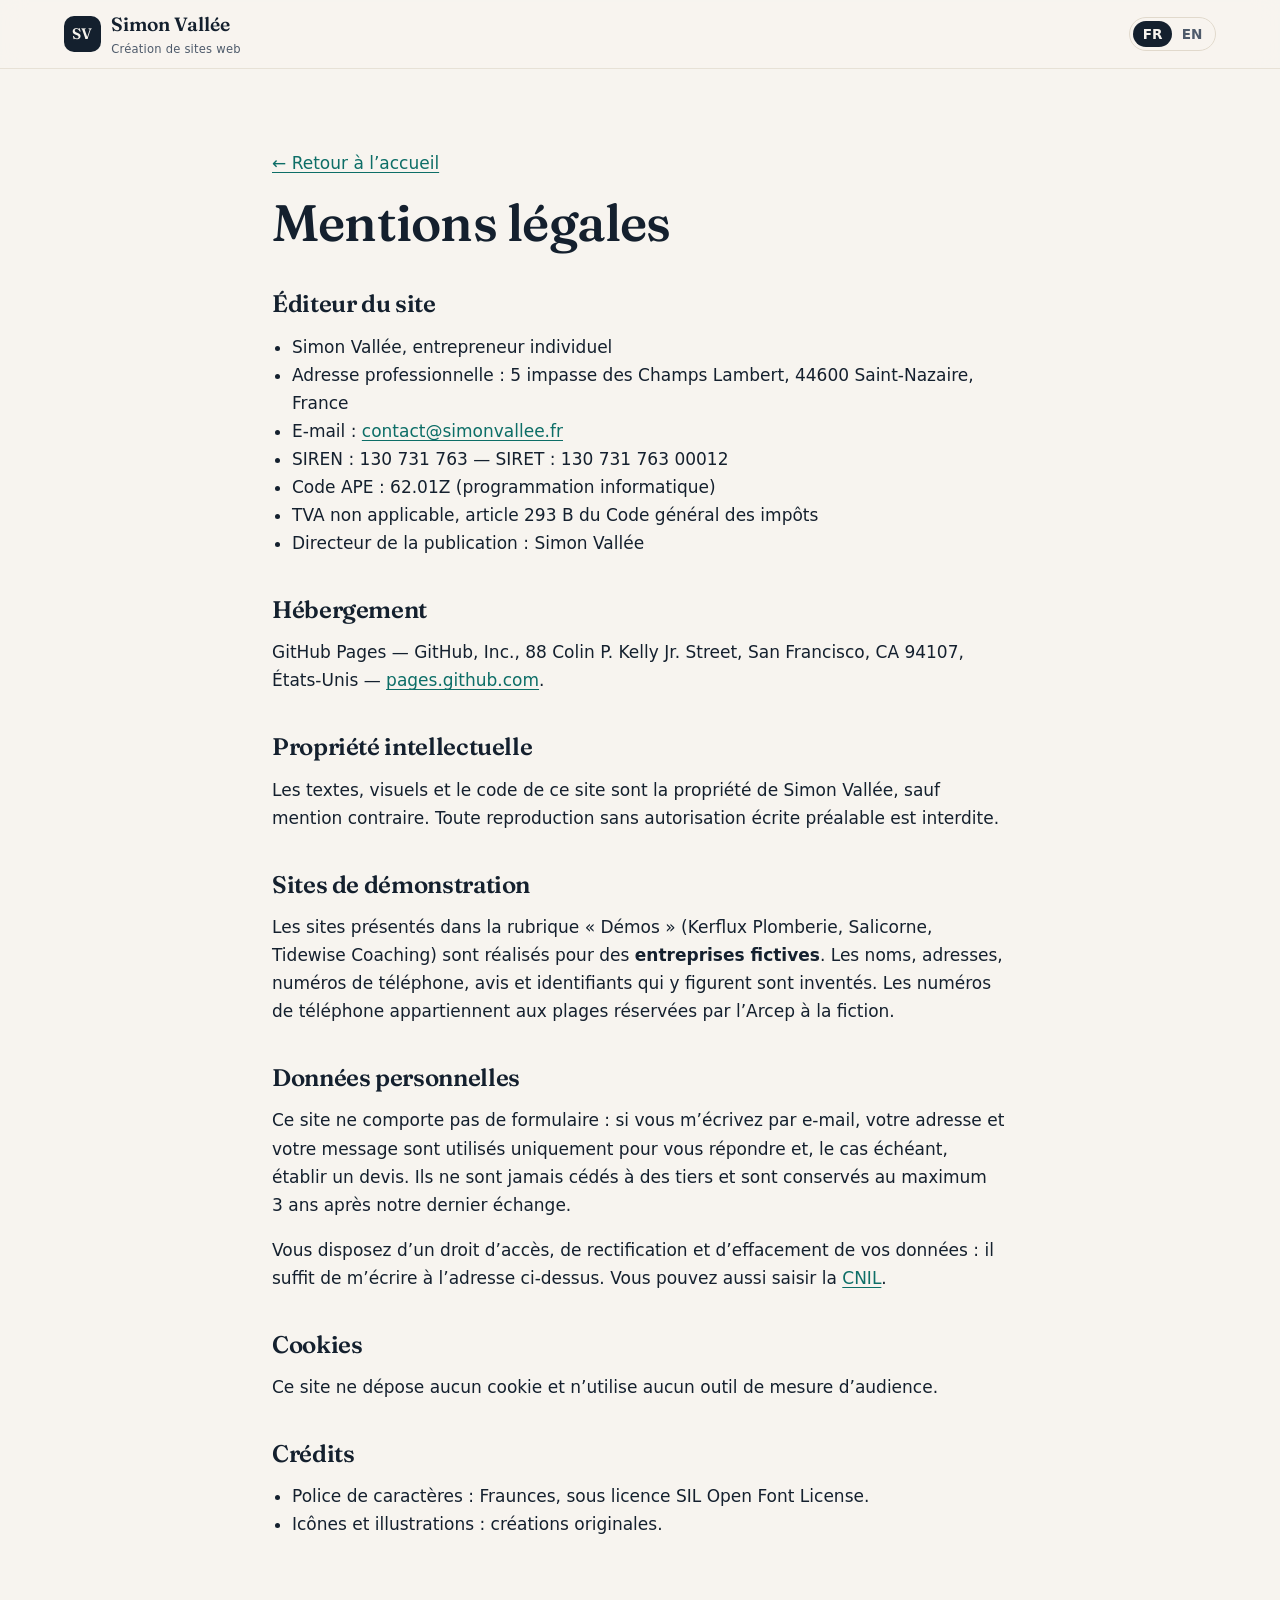
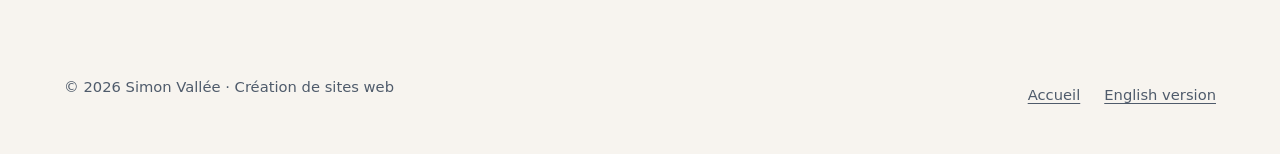
<file: mentions-legales.html>
<!doctype html>
<html lang="fr">
<head>
  <meta charset="utf-8">
  <meta name="viewport" content="width=device-width, initial-scale=1">
  <title>Mentions légales — Simon Vallée, création de sites web</title>
  <meta name="description" content="Mentions légales, données personnelles et crédits du site de Simon Vallée, développeur web à Saint-Nazaire.">
  <link rel="canonical" href="https://simonvallee.fr/mentions-legales.html">
  <link rel="alternate" hreflang="fr" href="https://simonvallee.fr/mentions-legales.html">
  <link rel="alternate" hreflang="en" href="https://simonvallee.fr/en/legal-notice.html">
  <meta name="color-scheme" content="light dark">
  <link rel="icon" href="assets/img/favicon.svg" type="image/svg+xml">
  <link rel="stylesheet" href="assets/css/portfolio.css">
  <script src="assets/js/main.js" defer></script>
</head>
<body>
  <a class="skip-link" href="#contenu">Aller au contenu</a>

  <header class="site-header">
    <div class="wrap site-header__inner">
      <a class="brand" href="./" aria-label="Simon Vallée, accueil">
        <span class="brand__mark" aria-hidden="true">SV</span>
        <span>Simon Vallée<span class="brand__tagline">Création de sites web</span></span>
      </a>
      <div class="lang-switch" role="group" aria-label="Langue du site">
        <span aria-current="true">FR</span>
        <a href="en/legal-notice.html" hreflang="en" lang="en" aria-label="English version">EN</a>
      </div>
    </div>
  </header>

  <main id="contenu" class="wrap prose">
    <p><a href="./">← Retour à l’accueil</a></p>
    <h1>Mentions légales</h1>

    <h2>Éditeur du site</h2>
    <ul>
      <li>Simon Vallée, entrepreneur individuel</li>
      <li>Adresse professionnelle&nbsp;: 5 impasse des Champs Lambert, 44600 Saint-Nazaire, France</li>
      <li>E-mail&nbsp;: <a href="mailto:contact@simonvallee.fr">contact@simonvallee.fr</a></li>
      <li>SIREN&nbsp;: 130&nbsp;731&nbsp;763 — SIRET&nbsp;: 130&nbsp;731&nbsp;763&nbsp;00012</li>
      <li>Code APE&nbsp;: 62.01Z (programmation informatique)</li>
      <li>TVA non applicable, article 293&nbsp;B du Code général des impôts</li>
      <li>Directeur de la publication&nbsp;: Simon Vallée</li>
    </ul>

    <h2>Hébergement</h2>
    <p>GitHub Pages — GitHub, Inc., 88 Colin P. Kelly Jr. Street, San Francisco, CA 94107, États-Unis — <a href="https://pages.github.com">pages.github.com</a>.</p>

    <h2>Propriété intellectuelle</h2>
    <p>Les textes, visuels et le code de ce site sont la propriété de Simon Vallée, sauf mention contraire. Toute reproduction sans autorisation écrite préalable est interdite.</p>

    <h2>Sites de démonstration</h2>
    <p>Les sites présentés dans la rubrique «&nbsp;Démos&nbsp;» (Kerflux Plomberie, Salicorne, Tidewise Coaching) sont réalisés pour des <strong>entreprises fictives</strong>. Les noms, adresses, numéros de téléphone, avis et identifiants qui y figurent sont inventés. Les numéros de téléphone appartiennent aux plages réservées par l’Arcep à la fiction.</p>

    <h2>Données personnelles</h2>
    <p>Ce site ne comporte pas de formulaire&nbsp;: si vous m’écrivez par e-mail, votre adresse et votre message sont utilisés uniquement pour vous répondre et, le cas échéant, établir un devis. Ils ne sont jamais cédés à des tiers et sont conservés au maximum 3&nbsp;ans après notre dernier échange.</p>
    <p>Vous disposez d’un droit d’accès, de rectification et d’effacement de vos données&nbsp;: il suffit de m’écrire à l’adresse ci-dessus. Vous pouvez aussi saisir la <a href="https://www.cnil.fr">CNIL</a>.</p>

    <h2>Cookies</h2>
    <p>Ce site ne dépose aucun cookie et n’utilise aucun outil de mesure d’audience.</p>

    <h2>Crédits</h2>
    <ul>
      <li>Police de caractères&nbsp;: Fraunces, sous licence SIL Open Font License.</li>
      <li>Icônes et illustrations&nbsp;: créations originales.</li>
    </ul>
  </main>

  <footer class="site-footer">
    <div class="wrap site-footer__inner">
      <p>© <span data-year>2026</span> Simon Vallée · Création de sites web</p>
      <ul>
        <li><a href="./">Accueil</a></li>
        <li><a href="en/legal-notice.html" hreflang="en" lang="en">English version</a></li>
      </ul>
    </div>
  </footer>
</body>
</html>
</file>
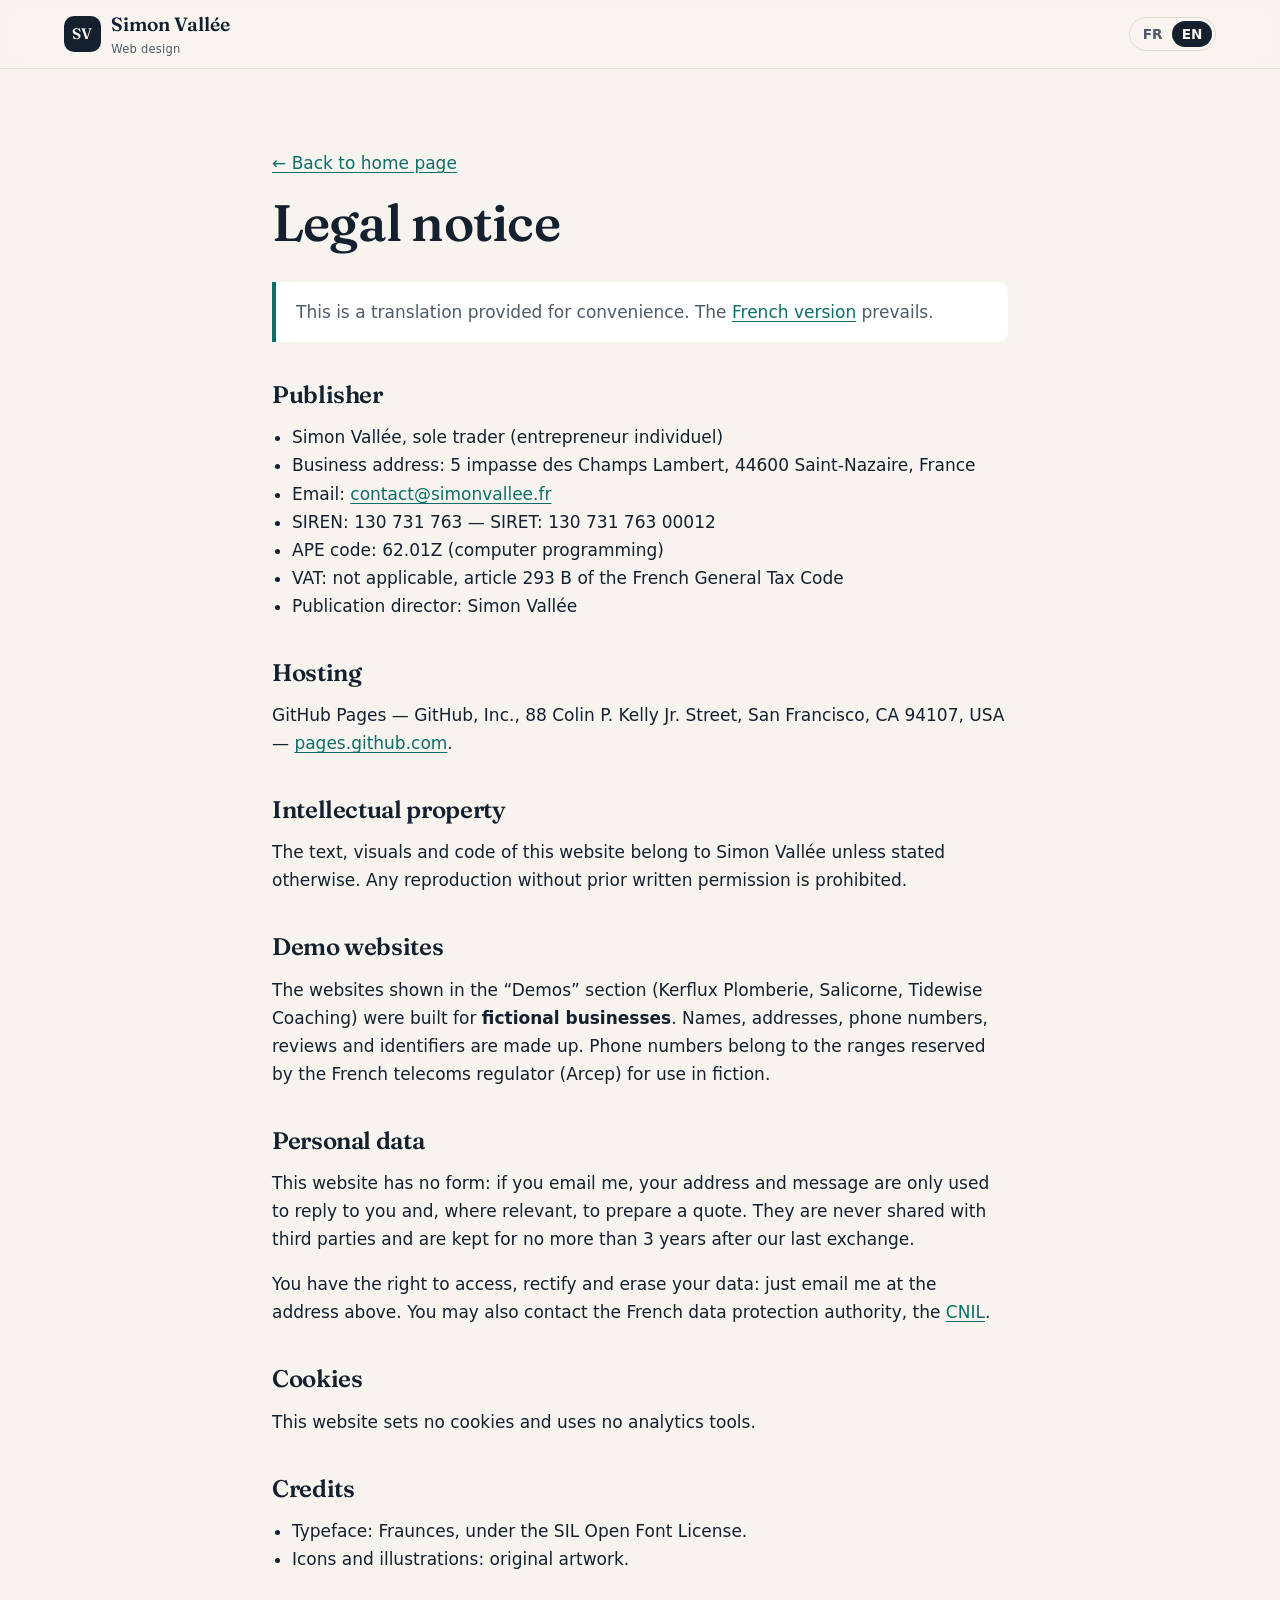
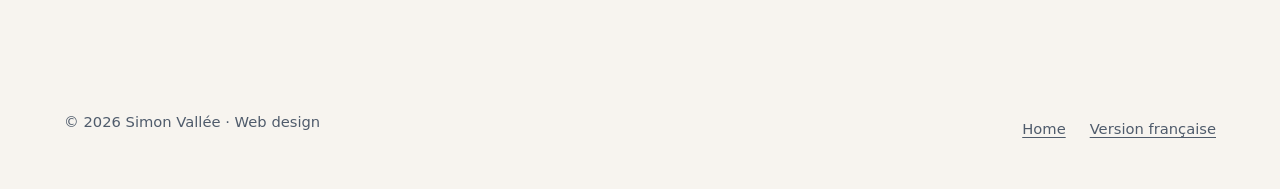
<file: en/legal-notice.html>
<!doctype html>
<html lang="en">
<head>
  <meta charset="utf-8">
  <meta name="viewport" content="width=device-width, initial-scale=1">
  <title>Legal notice — Simon Vallée, web design</title>
  <meta name="description" content="Legal notice, personal data and credits for the website of Simon Vallée, web developer in Saint-Nazaire, France.">
  <link rel="canonical" href="https://simonvallee.fr/en/legal-notice.html">
  <link rel="alternate" hreflang="fr" href="https://simonvallee.fr/mentions-legales.html">
  <link rel="alternate" hreflang="en" href="https://simonvallee.fr/en/legal-notice.html">
  <meta name="color-scheme" content="light dark">
  <link rel="icon" href="../assets/img/favicon.svg" type="image/svg+xml">
  <link rel="stylesheet" href="../assets/css/portfolio.css">
  <script src="../assets/js/main.js" defer></script>
</head>
<body>
  <a class="skip-link" href="#content">Skip to content</a>

  <header class="site-header">
    <div class="wrap site-header__inner">
      <a class="brand" href="./" aria-label="Simon Vallée, home">
        <span class="brand__mark" aria-hidden="true">SV</span>
        <span>Simon Vallée<span class="brand__tagline">Web design</span></span>
      </a>
      <div class="lang-switch" role="group" aria-label="Site language">
        <a href="../mentions-legales.html" hreflang="fr" lang="fr" aria-label="Version française">FR</a>
        <span aria-current="true">EN</span>
      </div>
    </div>
  </header>

  <main id="content" class="wrap prose">
    <p><a href="./">← Back to home page</a></p>
    <h1>Legal notice</h1>
    <p class="note">This is a translation provided for convenience. The <a href="../mentions-legales.html" hreflang="fr" lang="fr">French version</a> prevails.</p>

    <h2>Publisher</h2>
    <ul>
      <li>Simon Vallée, sole trader (<span lang="fr">entrepreneur individuel</span>)</li>
      <li>Business address: 5 impasse des Champs Lambert, 44600 Saint-Nazaire, France</li>
      <li>Email: <a href="mailto:contact@simonvallee.fr">contact@simonvallee.fr</a></li>
      <li>SIREN: 130&nbsp;731&nbsp;763 — SIRET: 130&nbsp;731&nbsp;763&nbsp;00012</li>
      <li>APE code: 62.01Z (computer programming)</li>
      <li>VAT: not applicable, article 293 B of the French General Tax Code</li>
      <li>Publication director: Simon Vallée</li>
    </ul>

    <h2>Hosting</h2>
    <p>GitHub Pages — GitHub, Inc., 88 Colin P. Kelly Jr. Street, San Francisco, CA 94107, USA — <a href="https://pages.github.com">pages.github.com</a>.</p>

    <h2>Intellectual property</h2>
    <p>The text, visuals and code of this website belong to Simon Vallée unless stated otherwise. Any reproduction without prior written permission is prohibited.</p>

    <h2>Demo websites</h2>
    <p>The websites shown in the “Demos” section (Kerflux Plomberie, Salicorne, Tidewise Coaching) were built for <strong>fictional businesses</strong>. Names, addresses, phone numbers, reviews and identifiers are made up. Phone numbers belong to the ranges reserved by the French telecoms regulator (Arcep) for use in fiction.</p>

    <h2>Personal data</h2>
    <p>This website has no form: if you email me, your address and message are only used to reply to you and, where relevant, to prepare a quote. They are never shared with third parties and are kept for no more than 3 years after our last exchange.</p>
    <p>You have the right to access, rectify and erase your data: just email me at the address above. You may also contact the French data protection authority, the <a href="https://www.cnil.fr/en">CNIL</a>.</p>

    <h2>Cookies</h2>
    <p>This website sets no cookies and uses no analytics tools.</p>

    <h2>Credits</h2>
    <ul>
      <li>Typeface: Fraunces, under the SIL Open Font License.</li>
      <li>Icons and illustrations: original artwork.</li>
    </ul>
  </main>

  <footer class="site-footer">
    <div class="wrap site-footer__inner">
      <p>© <span data-year>2026</span> Simon Vallée · Web design</p>
      <ul>
        <li><a href="./">Home</a></li>
        <li><a href="../mentions-legales.html" hreflang="fr" lang="fr">Version française</a></li>
      </ul>
    </div>
  </footer>
</body>
</html>
</file>
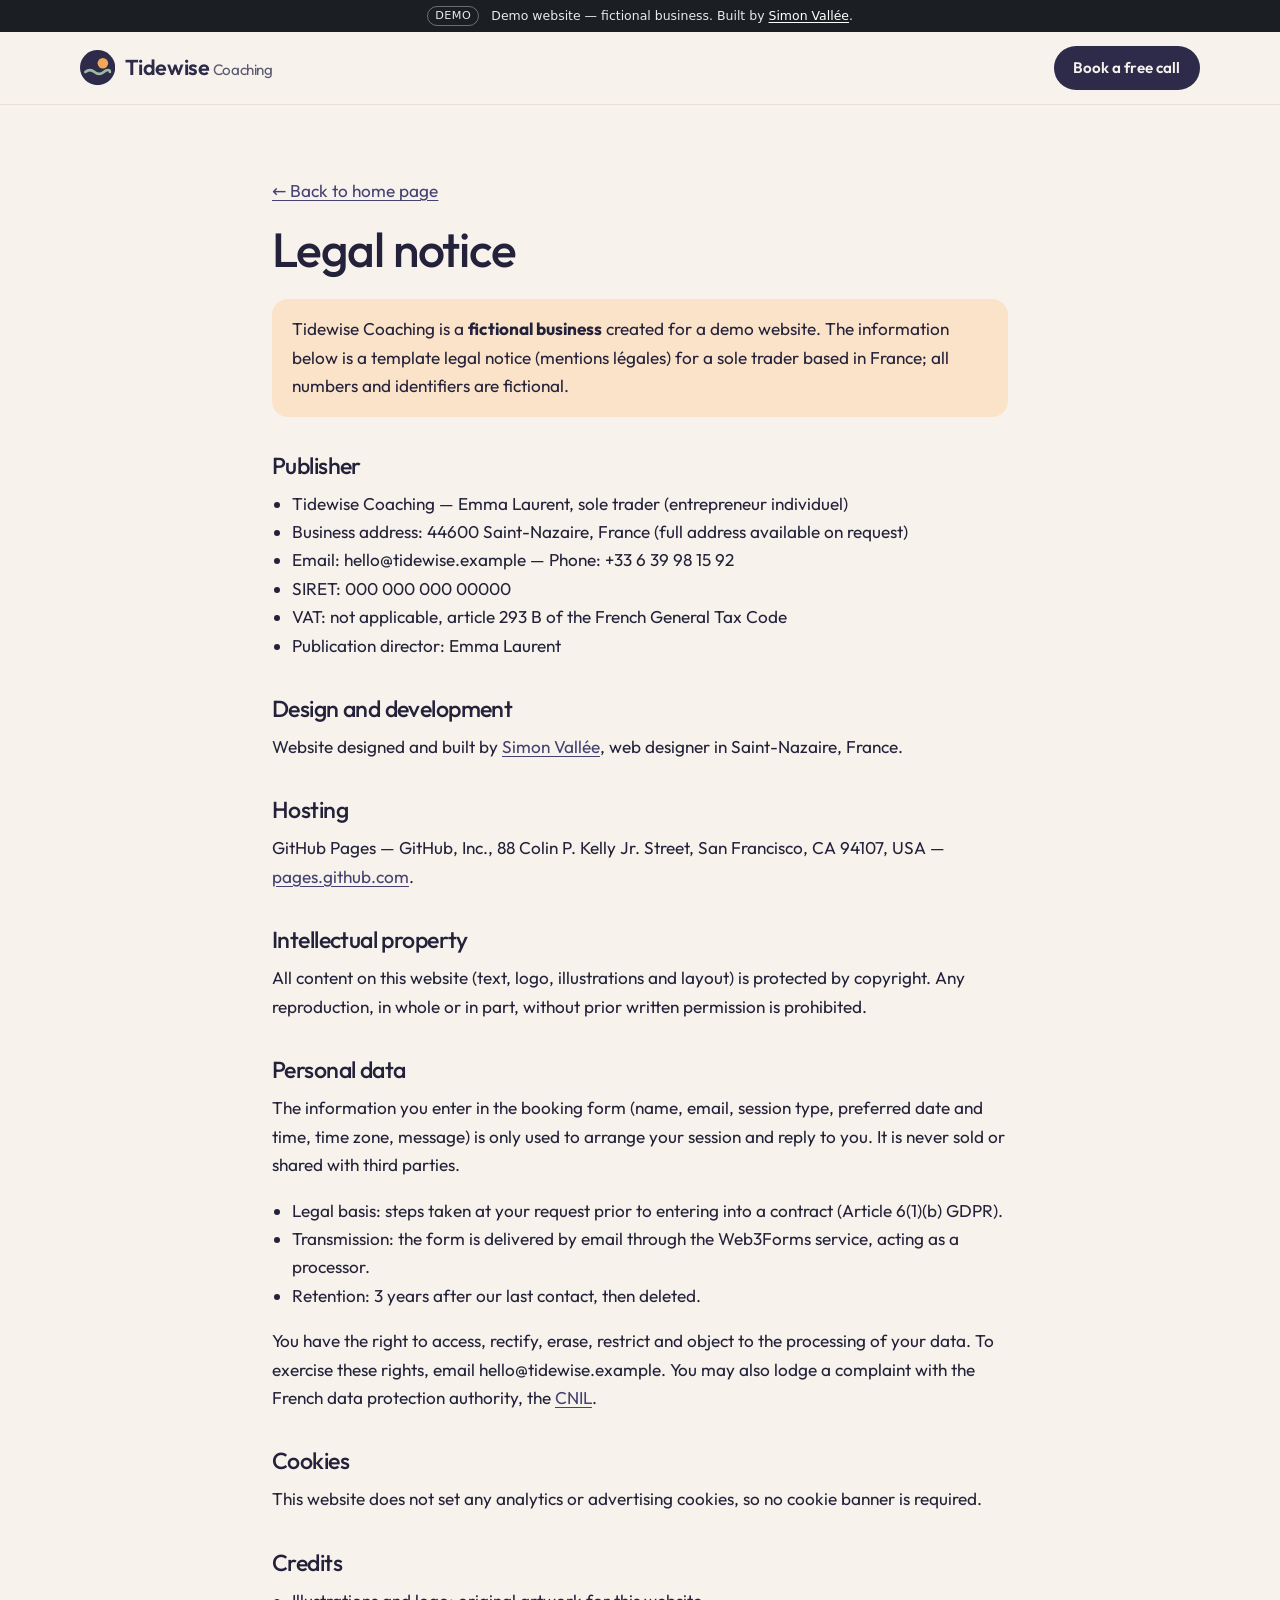
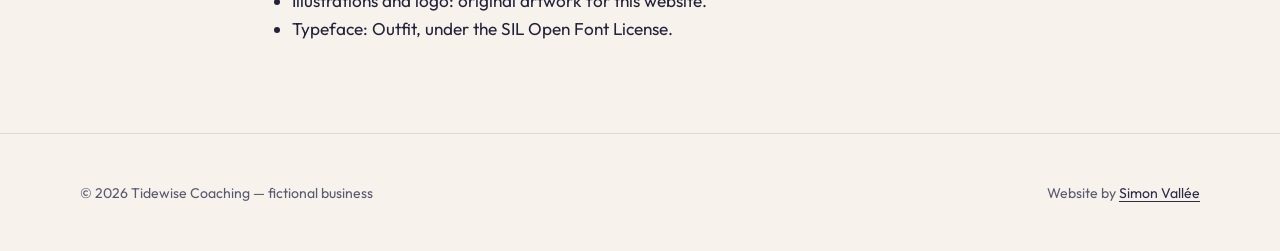
<file: demos/coach/legal-notice.html>
<!doctype html>
<html lang="en">
<head>
  <meta charset="utf-8">
  <meta name="viewport" content="width=device-width, initial-scale=1">
  <title>Legal notice — Tidewise Coaching</title>
  <meta name="description" content="Legal notice, personal data and credits for the Tidewise Coaching website.">
  <meta name="robots" content="noindex, follow">
  <meta name="theme-color" content="#f7f2eb">
  <link rel="icon" href="favicon.svg" type="image/svg+xml">
  <link rel="stylesheet" href="style.css">
  <link rel="stylesheet" href="../../assets/css/demo-banner.css">
  <script src="../../assets/js/main.js" defer></script>
</head>
<body>
  <svg width="0" height="0" style="position:absolute" aria-hidden="true" focusable="false">
    <defs>
      <symbol id="logo" viewBox="0 0 40 40"><circle cx="20" cy="20" r="20" fill="#2d2a4a"/><circle cx="26" cy="15" r="6" fill="#f2a65a"/><path d="M6 25c3.5-3 7-3 10.5 0s7 3 10.5 0 7-3 7 0" fill="none" stroke="#9dbba0" stroke-width="3" stroke-linecap="round"/></symbol>
    </defs>
  </svg>

  <a class="skip-link" href="#content">Skip to content</a>

  <aside class="demo-banner" aria-label="Demo website">
    <span class="demo-banner__tag">Demo</span>
    <span>Demo website — fictional business. Built by <a href="../../en/">Simon Vallée</a>.</span>
  </aside>

  <header class="header">
    <div class="wrap header__inner">
      <a class="logo" href="./">
        <svg aria-hidden="true"><use href="#logo"/></svg>
        <span>Tidewise <small>Coaching</small></span>
      </a>
      <a class="btn btn--primary" href="./#book">Book a free call</a>
    </div>
  </header>

  <main id="content" class="wrap legal">
    <p><a href="./">← Back to home page</a></p>
    <h1>Legal notice</h1>

    <p class="note">Tidewise Coaching is a <strong>fictional business</strong> created for a demo website. The information below is a template legal notice (<span lang="fr">mentions légales</span>) for a sole trader based in France; all numbers and identifiers are fictional.</p>

    <h2>Publisher</h2>
    <ul>
      <li>Tidewise Coaching — Emma Laurent, sole trader (<span lang="fr">entrepreneur individuel</span>)</li>
      <li>Business address: 44600 Saint-Nazaire, France (full address available on request)</li>
      <li>Email: hello@tidewise.example — Phone: +33 6 39 98 15 92</li>
      <li>SIRET: 000 000 000 00000</li>
      <li>VAT: not applicable, article 293 B of the French General Tax Code</li>
      <li>Publication director: Emma Laurent</li>
    </ul>

    <h2>Design and development</h2>
    <p>Website designed and built by <a href="../../en/">Simon Vallée</a>, web designer in Saint-Nazaire, France.</p>

    <h2>Hosting</h2>
    <p>GitHub Pages — GitHub, Inc., 88 Colin P. Kelly Jr. Street, San Francisco, CA 94107, USA — <a href="https://pages.github.com">pages.github.com</a>.</p>

    <h2>Intellectual property</h2>
    <p>All content on this website (text, logo, illustrations and layout) is protected by copyright. Any reproduction, in whole or in part, without prior written permission is prohibited.</p>

    <h2 id="data">Personal data</h2>
    <p>The information you enter in the booking form (name, email, session type, preferred date and time, time zone, message) is only used to arrange your session and reply to you. It is never sold or shared with third parties.</p>
    <ul>
      <li>Legal basis: steps taken at your request prior to entering into a contract (Article 6(1)(b) GDPR).</li>
      <li>Transmission: the form is delivered by email through the Web3Forms service, acting as a processor.</li>
      <li>Retention: 3 years after our last contact, then deleted.</li>
    </ul>
    <p>You have the right to access, rectify, erase, restrict and object to the processing of your data. To exercise these rights, email hello@tidewise.example. You may also lodge a complaint with the French data protection authority, the <a href="https://www.cnil.fr/en">CNIL</a>.</p>

    <h2>Cookies</h2>
    <p>This website does not set any analytics or advertising cookies, so no cookie banner is required.</p>

    <h2>Credits</h2>
    <ul>
      <li>Illustrations and logo: original artwork for this website.</li>
      <li>Typeface: Outfit, under the SIL Open Font License.</li>
    </ul>
  </main>

  <footer class="footer">
    <div class="wrap footer__bottom" style="margin-top:0">
      <p>© <span data-year>2026</span> Tidewise Coaching — fictional business</p>
      <p>Website by <a href="../../en/">Simon Vallée</a></p>
    </div>
  </footer>
</body>
</html>
</file>
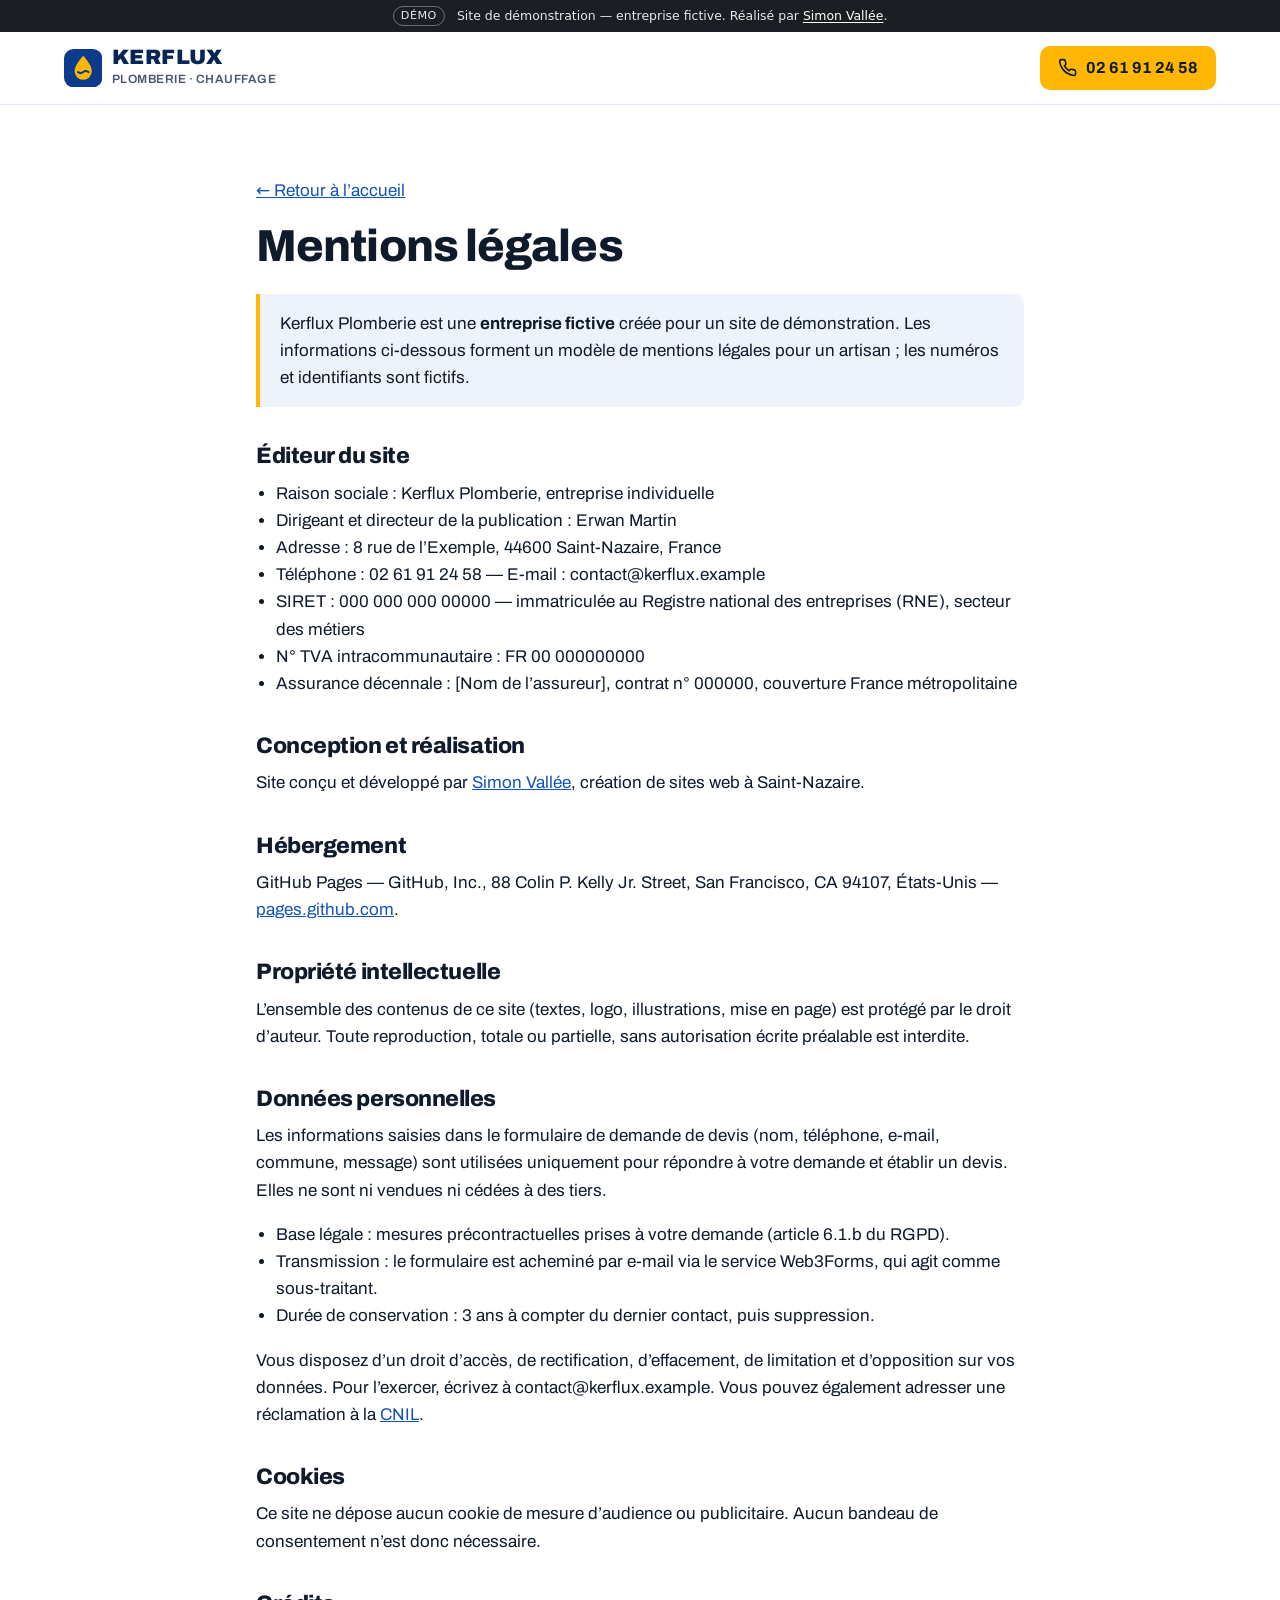
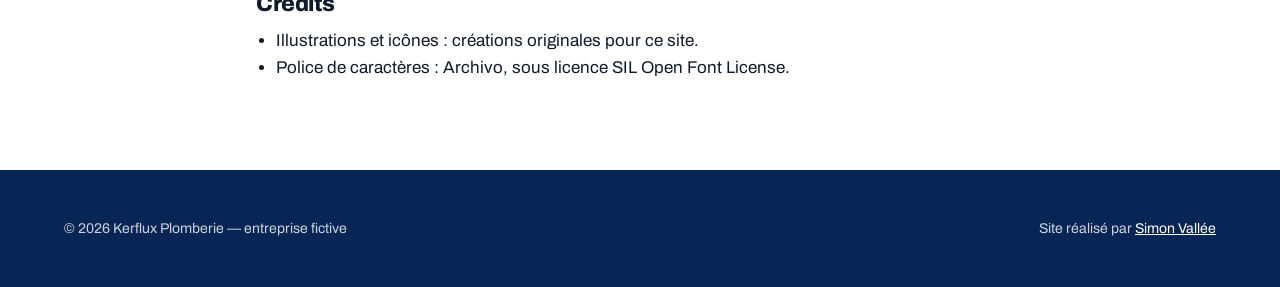
<file: demos/plombier/mentions-legales.html>
<!doctype html>
<html lang="fr">
<head>
  <meta charset="utf-8">
  <meta name="viewport" content="width=device-width, initial-scale=1">
  <title>Mentions légales — Kerflux Plomberie</title>
  <meta name="description" content="Mentions légales, données personnelles et crédits du site Kerflux Plomberie.">
  <meta name="robots" content="noindex, follow">
  <meta name="theme-color" content="#0c3b8c">
  <link rel="icon" href="favicon.svg" type="image/svg+xml">
  <link rel="stylesheet" href="style.css">
  <link rel="stylesheet" href="../../assets/css/demo-banner.css">
  <script src="../../assets/js/main.js" defer></script>
</head>
<body>
  <svg width="0" height="0" style="position:absolute" aria-hidden="true" focusable="false">
    <defs>
      <symbol id="i-phone" viewBox="0 0 24 24" fill="none" stroke="currentColor" stroke-width="2" stroke-linecap="round" stroke-linejoin="round"><path d="M22 16.9v3a2 2 0 0 1-2.2 2 19.8 19.8 0 0 1-8.6-3.1 19.5 19.5 0 0 1-6-6A19.8 19.8 0 0 1 2.1 4.2 2 2 0 0 1 4.1 2h3a2 2 0 0 1 2 1.7c.1 1 .4 1.9.7 2.8a2 2 0 0 1-.5 2.1L8 9.9a16 16 0 0 0 6 6l1.3-1.3a2 2 0 0 1 2.1-.4c.9.3 1.8.6 2.8.7a2 2 0 0 1 1.7 2z"/></symbol>
      <symbol id="logo" viewBox="0 0 40 40"><rect width="40" height="40" rx="10" fill="#0c3b8c"/><path d="M20 7s9 9.5 9 16a9 9 0 0 1-18 0c0-6.5 9-16 9-16z" fill="#ffb703"/><path d="M14.5 24c1.8 1.4 3.7 1.4 5.5 0s3.7-1.4 5.5 0" fill="none" stroke="#0c3b8c" stroke-width="2.2" stroke-linecap="round"/></symbol>
    </defs>
  </svg>

  <a class="skip-link" href="#contenu">Aller au contenu</a>

  <aside class="demo-banner" aria-label="Site de démonstration">
    <span class="demo-banner__tag">Démo</span>
    <span>Site de démonstration — entreprise fictive. Réalisé par <a href="../../">Simon Vallée</a>.</span>
  </aside>

  <header class="header">
    <div class="wrap header__inner">
      <a class="logo" href="./">
        <svg aria-hidden="true"><use href="#logo"/></svg>
        <span><strong>KERFLUX</strong><small>Plomberie · Chauffage</small></span>
      </a>
      <a class="btn btn--call" href="tel:+33261912458">
        <svg aria-hidden="true"><use href="#i-phone"/></svg>
        <span>02 61 91 24 58</span>
        <span class="visually-hidden">Appeler Kerflux Plomberie</span>
      </a>
    </div>
  </header>

  <main id="contenu" class="wrap legal">
    <p><a href="./">← Retour à l’accueil</a></p>
    <h1>Mentions légales</h1>

    <p class="note">Kerflux Plomberie est une <strong>entreprise fictive</strong> créée pour un site de démonstration. Les informations ci-dessous forment un modèle de mentions légales pour un artisan&nbsp;; les numéros et identifiants sont fictifs.</p>

    <h2>Éditeur du site</h2>
    <ul>
      <li>Raison sociale&nbsp;: Kerflux Plomberie, entreprise individuelle</li>
      <li>Dirigeant et directeur de la publication&nbsp;: Erwan Martin</li>
      <li>Adresse&nbsp;: 8 rue de l’Exemple, 44600 Saint-Nazaire, France</li>
      <li>Téléphone&nbsp;: 02 61 91 24 58 — E-mail&nbsp;: contact@kerflux.example</li>
      <li>SIRET&nbsp;: 000 000 000 00000 — immatriculée au Registre national des entreprises (RNE), secteur des métiers</li>
      <li>N° TVA intracommunautaire&nbsp;: FR 00 000000000</li>
      <li>Assurance décennale&nbsp;: [Nom de l’assureur], contrat n°&nbsp;000000, couverture France métropolitaine</li>
    </ul>

    <h2>Conception et réalisation</h2>
    <p>Site conçu et développé par <a href="../../">Simon Vallée</a>, création de sites web à Saint-Nazaire.</p>

    <h2>Hébergement</h2>
    <p>GitHub Pages — GitHub, Inc., 88 Colin P. Kelly Jr. Street, San Francisco, CA 94107, États-Unis — <a href="https://pages.github.com">pages.github.com</a>.</p>

    <h2>Propriété intellectuelle</h2>
    <p>L’ensemble des contenus de ce site (textes, logo, illustrations, mise en page) est protégé par le droit d’auteur. Toute reproduction, totale ou partielle, sans autorisation écrite préalable est interdite.</p>

    <h2 id="donnees">Données personnelles</h2>
    <p>Les informations saisies dans le formulaire de demande de devis (nom, téléphone, e-mail, commune, message) sont utilisées uniquement pour répondre à votre demande et établir un devis. Elles ne sont ni vendues ni cédées à des tiers.</p>
    <ul>
      <li>Base légale&nbsp;: mesures précontractuelles prises à votre demande (article&nbsp;6.1.b du RGPD).</li>
      <li>Transmission&nbsp;: le formulaire est acheminé par e-mail via le service Web3Forms, qui agit comme sous-traitant.</li>
      <li>Durée de conservation&nbsp;: 3&nbsp;ans à compter du dernier contact, puis suppression.</li>
    </ul>
    <p>Vous disposez d’un droit d’accès, de rectification, d’effacement, de limitation et d’opposition sur vos données. Pour l’exercer, écrivez à contact@kerflux.example. Vous pouvez également adresser une réclamation à la <a href="https://www.cnil.fr">CNIL</a>.</p>

    <h2>Cookies</h2>
    <p>Ce site ne dépose aucun cookie de mesure d’audience ou publicitaire. Aucun bandeau de consentement n’est donc nécessaire.</p>

    <h2>Crédits</h2>
    <ul>
      <li>Illustrations et icônes&nbsp;: créations originales pour ce site.</li>
      <li>Police de caractères&nbsp;: Archivo, sous licence SIL Open Font License.</li>
    </ul>
  </main>

  <footer class="footer">
    <div class="wrap footer__bottom" style="margin-top:0;padding-top:0;border-top:0">
      <p>© <span data-year>2026</span> Kerflux Plomberie — entreprise fictive</p>
      <p>Site réalisé par <a href="../../">Simon Vallée</a></p>
    </div>
  </footer>
</body>
</html>
</file>
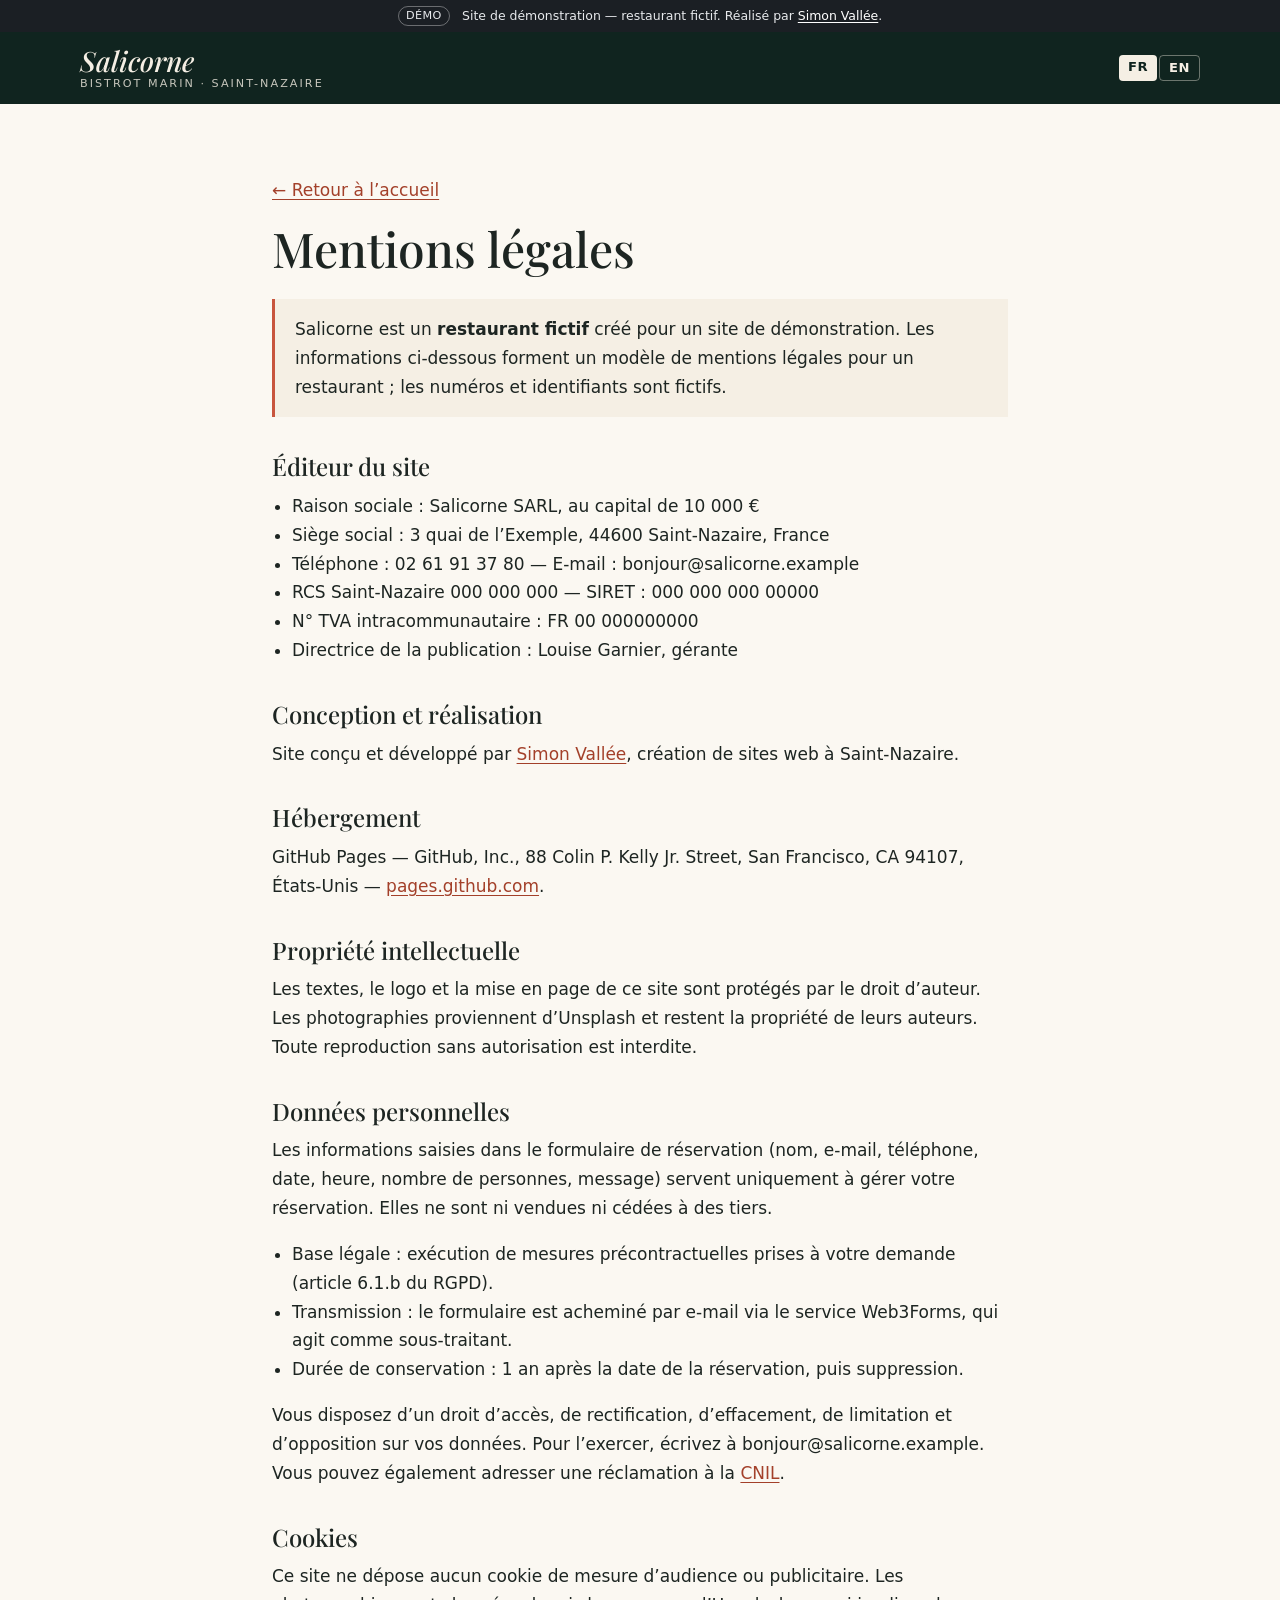
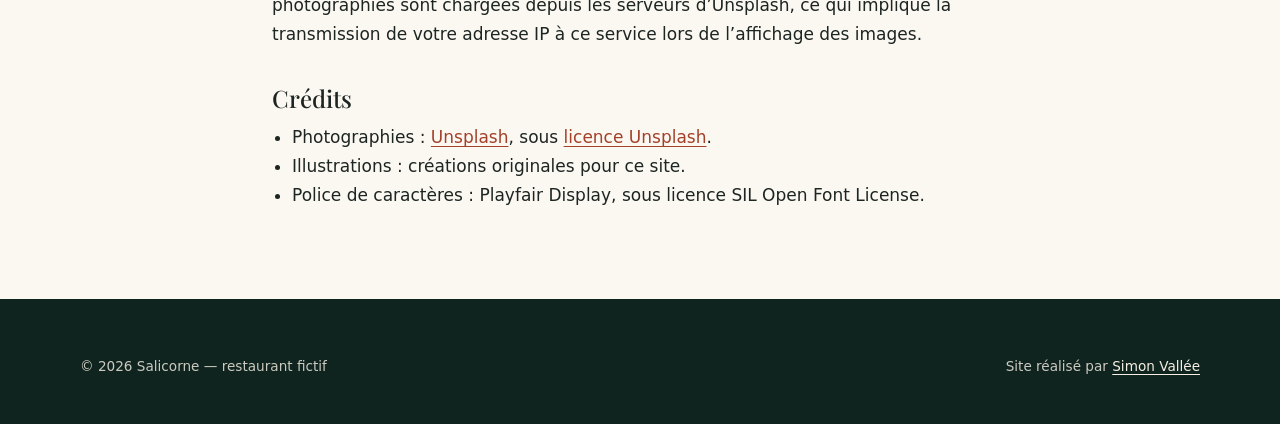
<file: demos/restaurant/mentions-legales.html>
<!doctype html>
<html lang="fr">
<head>
  <meta charset="utf-8">
  <meta name="viewport" content="width=device-width, initial-scale=1">
  <title>Mentions légales — Salicorne, bistrot marin</title>
  <meta name="description" content="Mentions légales, données personnelles et crédits du site du restaurant Salicorne.">
  <meta name="robots" content="noindex, follow">
  <link rel="alternate" hreflang="fr" href="https://simonvallee.fr/demos/restaurant/mentions-legales.html">
  <link rel="alternate" hreflang="en" href="https://simonvallee.fr/demos/restaurant/en/legal-notice.html">
  <meta name="theme-color" content="#10241f">
  <link rel="icon" href="favicon.svg" type="image/svg+xml">
  <link rel="stylesheet" href="style.css">
  <link rel="stylesheet" href="../../assets/css/demo-banner.css">
  <script src="../../assets/js/main.js" defer></script>
</head>
<body>
  <a class="skip-link" href="#contenu">Aller au contenu</a>

  <aside class="demo-banner" aria-label="Site de démonstration">
    <span class="demo-banner__tag">Démo</span>
    <span>Site de démonstration — restaurant fictif. Réalisé par <a href="../../">Simon Vallée</a>.</span>
  </aside>

  <header class="header">
    <div class="wrap header__inner">
      <a class="logo" href="./"><strong>Salicorne</strong><small>Bistrot marin · Saint-Nazaire</small></a>
      <div class="lang" role="group" aria-label="Langue">
        <span aria-current="true">FR</span>
        <a href="en/legal-notice.html" hreflang="en" lang="en" aria-label="English version">EN</a>
      </div>
    </div>
  </header>

  <main id="contenu" class="wrap legal">
    <p><a href="./">← Retour à l’accueil</a></p>
    <h1>Mentions légales</h1>

    <p class="note">Salicorne est un <strong>restaurant fictif</strong> créé pour un site de démonstration. Les informations ci-dessous forment un modèle de mentions légales pour un restaurant&nbsp;; les numéros et identifiants sont fictifs.</p>

    <h2>Éditeur du site</h2>
    <ul>
      <li>Raison sociale&nbsp;: Salicorne SARL, au capital de 10&nbsp;000&nbsp;€</li>
      <li>Siège social&nbsp;: 3 quai de l’Exemple, 44600 Saint-Nazaire, France</li>
      <li>Téléphone&nbsp;: 02 61 91 37 80 — E-mail&nbsp;: bonjour@salicorne.example</li>
      <li>RCS Saint-Nazaire 000 000 000 — SIRET&nbsp;: 000 000 000 00000</li>
      <li>N° TVA intracommunautaire&nbsp;: FR 00 000000000</li>
      <li>Directrice de la publication&nbsp;: Louise Garnier, gérante</li>
    </ul>

    <h2>Conception et réalisation</h2>
    <p>Site conçu et développé par <a href="../../">Simon Vallée</a>, création de sites web à Saint-Nazaire.</p>

    <h2>Hébergement</h2>
    <p>GitHub Pages — GitHub, Inc., 88 Colin P. Kelly Jr. Street, San Francisco, CA 94107, États-Unis — <a href="https://pages.github.com">pages.github.com</a>.</p>

    <h2>Propriété intellectuelle</h2>
    <p>Les textes, le logo et la mise en page de ce site sont protégés par le droit d’auteur. Les photographies proviennent d’Unsplash et restent la propriété de leurs auteurs. Toute reproduction sans autorisation est interdite.</p>

    <h2 id="donnees">Données personnelles</h2>
    <p>Les informations saisies dans le formulaire de réservation (nom, e-mail, téléphone, date, heure, nombre de personnes, message) servent uniquement à gérer votre réservation. Elles ne sont ni vendues ni cédées à des tiers.</p>
    <ul>
      <li>Base légale&nbsp;: exécution de mesures précontractuelles prises à votre demande (article&nbsp;6.1.b du RGPD).</li>
      <li>Transmission&nbsp;: le formulaire est acheminé par e-mail via le service Web3Forms, qui agit comme sous-traitant.</li>
      <li>Durée de conservation&nbsp;: 1&nbsp;an après la date de la réservation, puis suppression.</li>
    </ul>
    <p>Vous disposez d’un droit d’accès, de rectification, d’effacement, de limitation et d’opposition sur vos données. Pour l’exercer, écrivez à bonjour@salicorne.example. Vous pouvez également adresser une réclamation à la <a href="https://www.cnil.fr">CNIL</a>.</p>

    <h2>Cookies</h2>
    <p>Ce site ne dépose aucun cookie de mesure d’audience ou publicitaire. Les photographies sont chargées depuis les serveurs d’Unsplash, ce qui implique la transmission de votre adresse IP à ce service lors de l’affichage des images.</p>

    <h2>Crédits</h2>
    <ul>
      <li>Photographies&nbsp;: <a href="https://unsplash.com">Unsplash</a>, sous <a href="https://unsplash.com/license">licence Unsplash</a>.</li>
      <li>Illustrations&nbsp;: créations originales pour ce site.</li>
      <li>Police de caractères&nbsp;: Playfair Display, sous licence SIL Open Font License.</li>
    </ul>
  </main>

  <footer class="footer">
    <div class="wrap footer__bottom" style="margin-top:0;padding-top:0;border-top:0">
      <p>© <span data-year>2026</span> Salicorne — restaurant fictif</p>
      <p>Site réalisé par <a href="../../">Simon Vallée</a></p>
    </div>
  </footer>
</body>
</html>
</file>
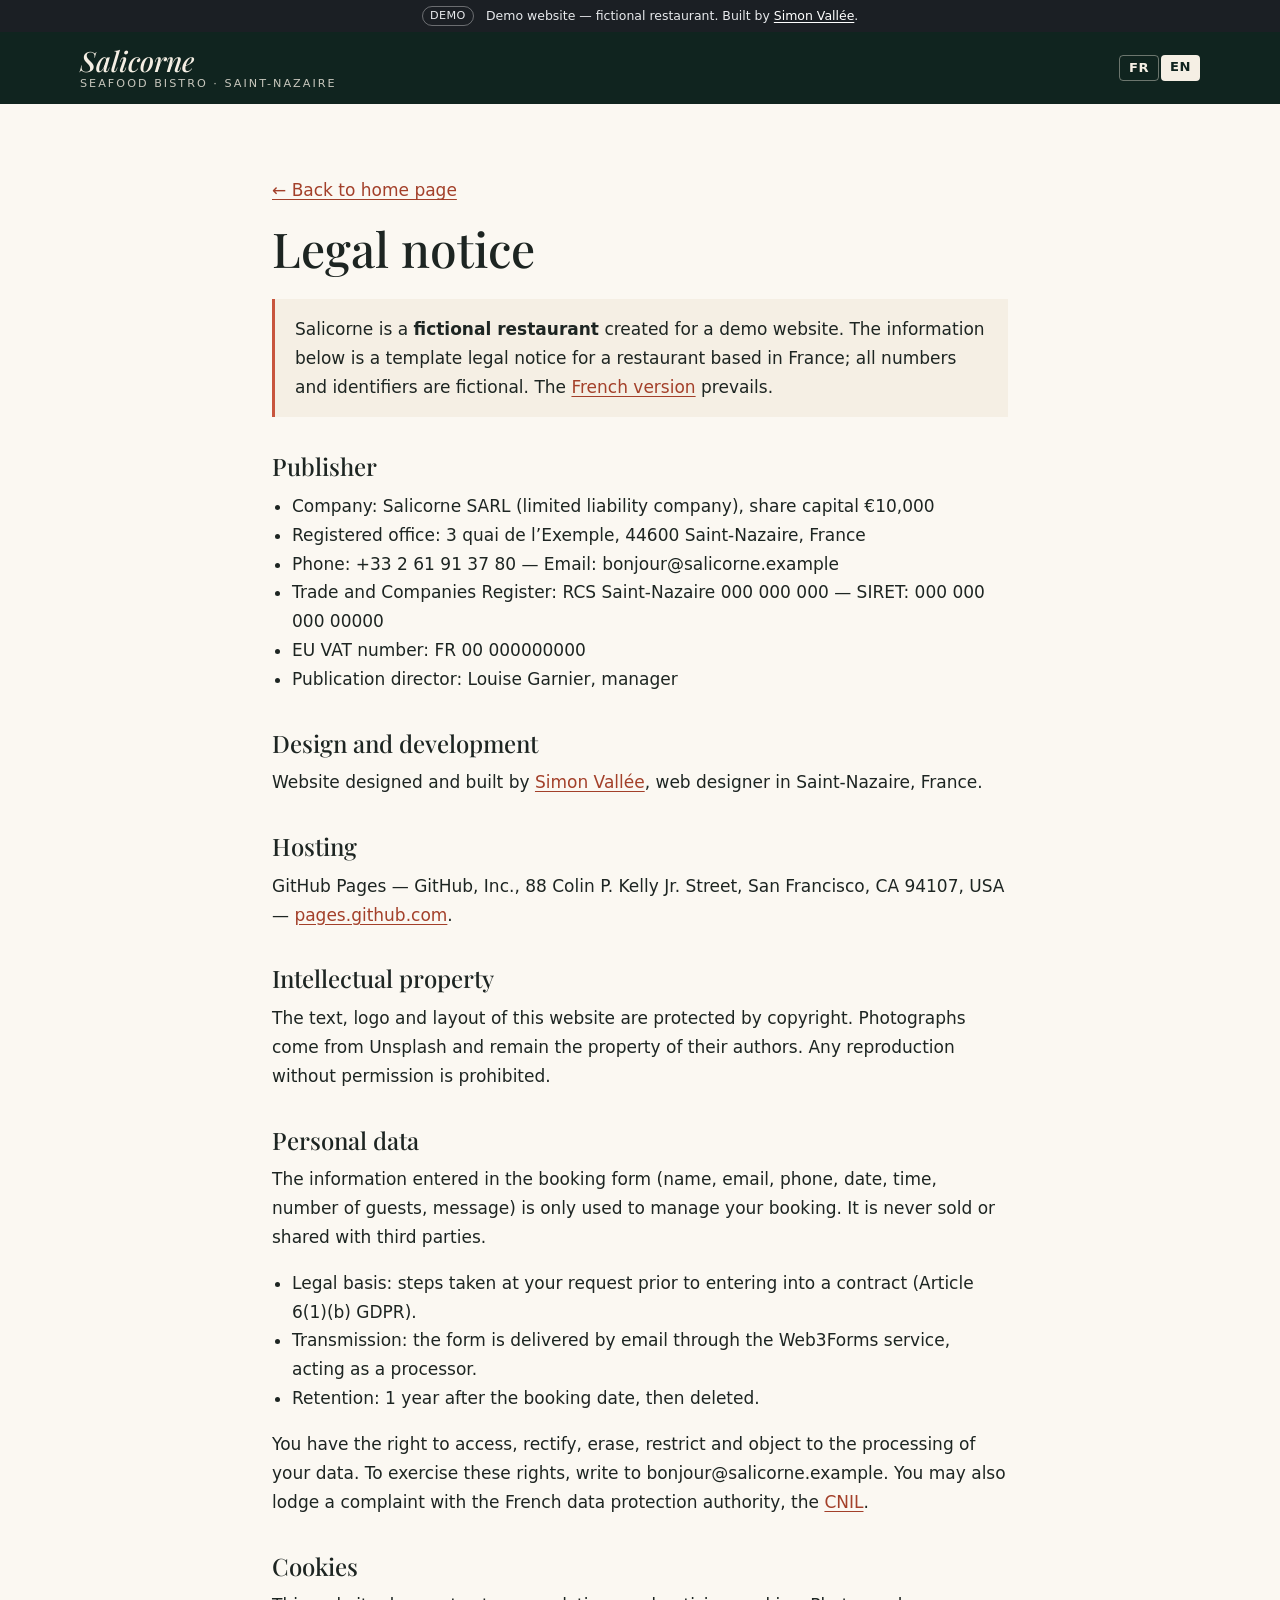
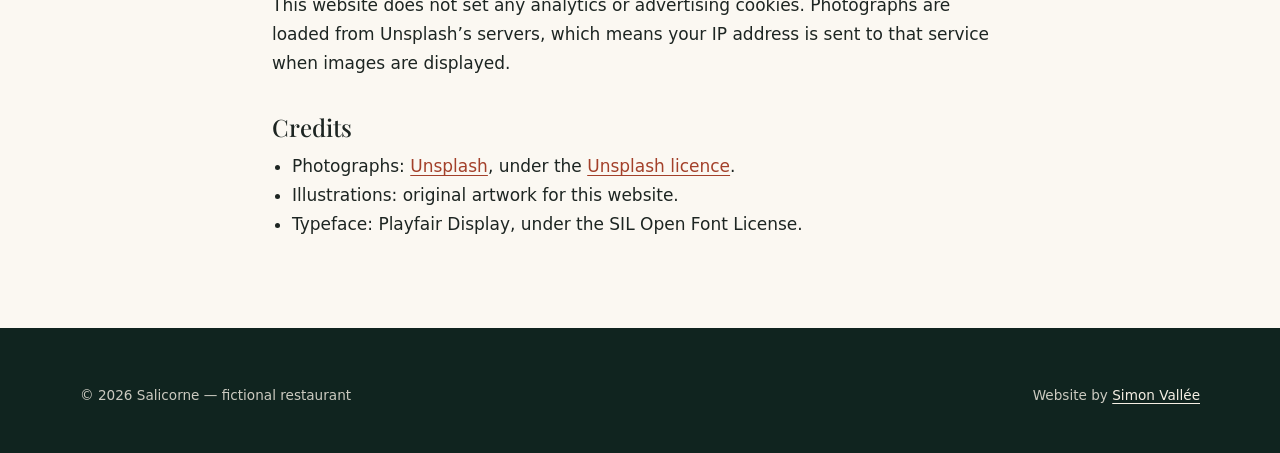
<file: demos/restaurant/en/legal-notice.html>
<!doctype html>
<html lang="en">
<head>
  <meta charset="utf-8">
  <meta name="viewport" content="width=device-width, initial-scale=1">
  <title>Legal notice — Salicorne, seafood bistro</title>
  <meta name="description" content="Legal notice, personal data and credits for the Salicorne restaurant website.">
  <meta name="robots" content="noindex, follow">
  <link rel="alternate" hreflang="fr" href="https://simonvallee.fr/demos/restaurant/mentions-legales.html">
  <link rel="alternate" hreflang="en" href="https://simonvallee.fr/demos/restaurant/en/legal-notice.html">
  <meta name="theme-color" content="#10241f">
  <link rel="icon" href="../favicon.svg" type="image/svg+xml">
  <link rel="stylesheet" href="../style.css">
  <link rel="stylesheet" href="../../../assets/css/demo-banner.css">
  <script src="../../../assets/js/main.js" defer></script>
</head>
<body>
  <a class="skip-link" href="#content">Skip to content</a>

  <aside class="demo-banner" aria-label="Demo website">
    <span class="demo-banner__tag">Demo</span>
    <span>Demo website — fictional restaurant. Built by <a href="../../../en/">Simon Vallée</a>.</span>
  </aside>

  <header class="header">
    <div class="wrap header__inner">
      <a class="logo" href="./"><strong>Salicorne</strong><small>Seafood bistro · Saint-Nazaire</small></a>
      <div class="lang" role="group" aria-label="Language">
        <a href="../mentions-legales.html" hreflang="fr" lang="fr" aria-label="Version française">FR</a>
        <span aria-current="true">EN</span>
      </div>
    </div>
  </header>

  <main id="content" class="wrap legal">
    <p><a href="./">← Back to home page</a></p>
    <h1>Legal notice</h1>

    <p class="note">Salicorne is a <strong>fictional restaurant</strong> created for a demo website. The information below is a template legal notice for a restaurant based in France; all numbers and identifiers are fictional. The <a href="../mentions-legales.html" hreflang="fr" lang="fr">French version</a> prevails.</p>

    <h2>Publisher</h2>
    <ul>
      <li>Company: Salicorne SARL (limited liability company), share capital €10,000</li>
      <li>Registered office: 3 quai de l’Exemple, 44600 Saint-Nazaire, France</li>
      <li>Phone: +33 2 61 91 37 80 — Email: bonjour@salicorne.example</li>
      <li>Trade and Companies Register: RCS Saint-Nazaire 000 000 000 — SIRET: 000 000 000 00000</li>
      <li>EU VAT number: FR 00 000000000</li>
      <li>Publication director: Louise Garnier, manager</li>
    </ul>

    <h2>Design and development</h2>
    <p>Website designed and built by <a href="../../../en/">Simon Vallée</a>, web designer in Saint-Nazaire, France.</p>

    <h2>Hosting</h2>
    <p>GitHub Pages — GitHub, Inc., 88 Colin P. Kelly Jr. Street, San Francisco, CA 94107, USA — <a href="https://pages.github.com">pages.github.com</a>.</p>

    <h2>Intellectual property</h2>
    <p>The text, logo and layout of this website are protected by copyright. Photographs come from Unsplash and remain the property of their authors. Any reproduction without permission is prohibited.</p>

    <h2 id="data">Personal data</h2>
    <p>The information entered in the booking form (name, email, phone, date, time, number of guests, message) is only used to manage your booking. It is never sold or shared with third parties.</p>
    <ul>
      <li>Legal basis: steps taken at your request prior to entering into a contract (Article 6(1)(b) GDPR).</li>
      <li>Transmission: the form is delivered by email through the Web3Forms service, acting as a processor.</li>
      <li>Retention: 1 year after the booking date, then deleted.</li>
    </ul>
    <p>You have the right to access, rectify, erase, restrict and object to the processing of your data. To exercise these rights, write to bonjour@salicorne.example. You may also lodge a complaint with the French data protection authority, the <a href="https://www.cnil.fr/en">CNIL</a>.</p>

    <h2>Cookies</h2>
    <p>This website does not set any analytics or advertising cookies. Photographs are loaded from Unsplash’s servers, which means your IP address is sent to that service when images are displayed.</p>

    <h2>Credits</h2>
    <ul>
      <li>Photographs: <a href="https://unsplash.com">Unsplash</a>, under the <a href="https://unsplash.com/license">Unsplash licence</a>.</li>
      <li>Illustrations: original artwork for this website.</li>
      <li>Typeface: Playfair Display, under the SIL Open Font License.</li>
    </ul>
  </main>

  <footer class="footer">
    <div class="wrap footer__bottom" style="margin-top:0;padding-top:0;border-top:0">
      <p>© <span data-year>2026</span> Salicorne — fictional restaurant</p>
      <p>Website by <a href="../../../en/">Simon Vallée</a></p>
    </div>
  </footer>
</body>
</html>
</file>
<file: assets/css/portfolio.css>
/* ==========================================================================
   Portfolio — Simon Vallée
   ========================================================================== */

@font-face {
  font-family: "Fraunces";
  font-style: normal;
  font-weight: 100 900;
  font-display: swap;
  src: url("../fonts/fraunces-latin-wght-normal.woff2") format("woff2");
}

@font-face {
  font-family: "Fraunces";
  font-style: italic;
  font-weight: 100 900;
  font-display: swap;
  src: url("../fonts/fraunces-latin-wght-italic.woff2") format("woff2");
}

:root {
  --bg: #f7f4ef;
  --surface: #ffffff;
  --surface-2: #efe9e0;
  --ink: #14202e;
  --muted: #4f5b6b;
  --line: #e1d9cc;
  --accent: #0d6e67;
  --accent-hover: #0a5953;
  --accent-ink: #ffffff;
  --accent-soft: #dcefeb;
  --coral: #d9573f;
  --shadow: 0 1px 2px rgba(20, 32, 46, 0.05), 0 12px 32px -12px rgba(20, 32, 46, 0.18);
  --radius: 18px;
  --radius-sm: 10px;
  --font-display: "Fraunces", Georgia, "Times New Roman", serif;
  --font-body: system-ui, -apple-system, "Segoe UI", Roboto, "Helvetica Neue", Arial, sans-serif;
  --wrap: 72rem;
  --gutter: clamp(1rem, 4vw, 2rem);
  color-scheme: light dark;
}

@media (prefers-color-scheme: dark) {
  :root {
    --bg: #0e161f;
    --surface: #152130;
    --surface-2: #1b2a3a;
    --ink: #edf1f4;
    --muted: #a8b3bf;
    --line: #26384b;
    --accent: #5cc7bb;
    --accent-hover: #7ad6cc;
    --accent-ink: #062320;
    --accent-soft: #163a3a;
    --coral: #ff8d74;
    --shadow: 0 1px 2px rgba(0, 0, 0, 0.3), 0 12px 32px -12px rgba(0, 0, 0, 0.6);
  }
}

/* ---------- Base ---------- */

*,
*::before,
*::after {
  box-sizing: border-box;
}

html {
  -webkit-text-size-adjust: 100%;
  scroll-behavior: smooth;
  scroll-padding-top: 5rem;
}

body {
  margin: 0;
  background: var(--bg);
  color: var(--ink);
  font: 400 1.0625rem/1.65 var(--font-body);
  text-rendering: optimizeLegibility;
  -webkit-font-smoothing: antialiased;
}

img,
svg {
  display: block;
  max-width: 100%;
}

h1,
h2,
h3 {
  margin: 0 0 0.6em;
  font-family: var(--font-display);
  font-weight: 600;
  line-height: 1.12;
  letter-spacing: -0.015em;
  text-wrap: balance;
}

h1 {
  font-size: clamp(2.4rem, 6vw, 4.2rem);
  font-weight: 560;
}

h2 {
  font-size: clamp(1.9rem, 4vw, 2.8rem);
}

h3 {
  font-size: 1.35rem;
}

p {
  margin: 0 0 1em;
  text-wrap: pretty;
}

a {
  color: var(--accent);
  text-underline-offset: 3px;
}

a:hover {
  color: var(--accent-hover);
}

:focus-visible {
  outline: 3px solid var(--accent);
  outline-offset: 3px;
  border-radius: 4px;
}

ul {
  padding: 0;
  margin: 0;
  list-style: none;
}

.wrap {
  width: min(100% - 2 * var(--gutter), var(--wrap));
  margin-inline: auto;
}

.skip-link {
  position: absolute;
  top: -100px;
  left: 1rem;
  z-index: 200;
  padding: 0.6rem 1rem;
  background: var(--ink);
  color: var(--bg);
  border-radius: 0 0 8px 8px;
  font-weight: 600;
}

.skip-link:focus {
  top: 0;
  color: var(--bg);
}

.visually-hidden {
  position: absolute !important;
  width: 1px;
  height: 1px;
  overflow: hidden;
  clip-path: inset(50%);
  white-space: nowrap;
}

/* ---------- Boutons ---------- */

.btn {
  display: inline-flex;
  align-items: center;
  justify-content: center;
  gap: 0.55rem;
  min-height: 3rem;
  padding: 0.75rem 1.4rem;
  border: 2px solid transparent;
  border-radius: 999px;
  font: 600 1rem/1.2 var(--font-body);
  text-decoration: none;
  transition: background-color 0.2s, color 0.2s, border-color 0.2s, transform 0.2s;
}

.btn svg {
  width: 1.15em;
  height: 1.15em;
  flex: none;
}

.btn--primary {
  background: var(--accent);
  color: var(--accent-ink);
}

.btn--primary:hover {
  background: var(--accent-hover);
  color: var(--accent-ink);
  transform: translateY(-1px);
}

.btn--ghost {
  border-color: var(--line);
  color: var(--ink);
}

.btn--ghost:hover {
  border-color: var(--ink);
  color: var(--ink);
}

/* ---------- En-tête ---------- */

.site-header {
  position: sticky;
  top: 0;
  z-index: 50;
  background: color-mix(in srgb, var(--bg) 88%, transparent);
  backdrop-filter: saturate(1.4) blur(12px);
  -webkit-backdrop-filter: saturate(1.4) blur(12px);
  border-bottom: 1px solid color-mix(in srgb, var(--line) 70%, transparent);
}

.site-header__inner {
  display: flex;
  align-items: center;
  gap: 1rem;
  min-height: 4.25rem;
}

.brand {
  display: inline-flex;
  align-items: center;
  gap: 0.65rem;
  margin-right: auto;
  color: var(--ink);
  font-family: var(--font-display);
  font-size: 1.2rem;
  font-weight: 600;
  text-decoration: none;
}

.brand:hover {
  color: var(--ink);
}

.brand__mark {
  display: grid;
  place-items: center;
  width: 2.3rem;
  height: 2.3rem;
  border-radius: 10px;
  background: var(--ink);
  color: var(--bg);
  font-size: 0.95rem;
  letter-spacing: 0.02em;
}

.brand__tagline {
  display: block;
  font-family: var(--font-body);
  font-size: 0.72rem;
  font-weight: 500;
  color: var(--muted);
  letter-spacing: 0.02em;
}

.nav__list {
  display: flex;
  align-items: center;
  gap: 0.25rem;
}

.nav__list a {
  display: block;
  padding: 0.5rem 0.8rem;
  border-radius: 999px;
  color: var(--ink);
  font-weight: 500;
  font-size: 0.97rem;
  text-decoration: none;
}

.nav__list a:hover {
  background: var(--surface-2);
}

.lang-switch {
  display: inline-flex;
  padding: 3px;
  border: 1px solid var(--line);
  border-radius: 999px;
  font-size: 0.85rem;
  font-weight: 600;
}

.lang-switch a,
.lang-switch span {
  padding: 0.3rem 0.6rem;
  border-radius: 999px;
  text-decoration: none;
  line-height: 1.2;
}

.lang-switch span {
  background: var(--ink);
  color: var(--bg);
}

.lang-switch a {
  color: var(--muted);
}

.lang-switch a:hover {
  color: var(--ink);
}

.nav-toggle {
  display: none;
  align-items: center;
  justify-content: center;
  width: 2.75rem;
  height: 2.75rem;
  padding: 0;
  border: 1px solid var(--line);
  border-radius: 12px;
  background: transparent;
  color: var(--ink);
  cursor: pointer;
}

.nav-toggle svg {
  width: 1.4rem;
  height: 1.4rem;
}

@media (max-width: 52rem) {
  .js .nav-toggle {
    display: inline-flex;
  }

  .js .nav {
    position: absolute;
    top: 100%;
    left: 0;
    right: 0;
    display: none;
    padding: 0.75rem var(--gutter) 1.25rem;
    background: var(--bg);
    border-bottom: 1px solid var(--line);
    box-shadow: var(--shadow);
  }

  .js .nav.is-open {
    display: block;
  }

  .js .nav__list {
    flex-direction: column;
    align-items: stretch;
  }

  .js .nav__list a {
    padding: 0.8rem 1rem;
    border-radius: 12px;
    font-size: 1.05rem;
  }

  html:not(.js) .nav__list {
    flex-wrap: wrap;
  }

  html:not(.js) .site-header__inner {
    flex-wrap: wrap;
    padding-block: 0.5rem;
  }

  .brand__tagline {
    display: none;
  }
}

/* ---------- Sections ---------- */

.section {
  padding-block: clamp(4rem, 9vw, 7rem);
}

.section--alt {
  background: var(--surface-2);
}

.section__head {
  max-width: 44rem;
  margin-bottom: clamp(2rem, 5vw, 3.5rem);
}

.section__head p {
  color: var(--muted);
  font-size: 1.1rem;
}

.eyebrow {
  display: inline-flex;
  align-items: center;
  gap: 0.5rem;
  margin-bottom: 1rem;
  color: var(--accent);
  font-size: 0.85rem;
  font-weight: 700;
  letter-spacing: 0.08em;
  text-transform: uppercase;
}

.eyebrow::before {
  content: "";
  width: 1.5rem;
  height: 2px;
  background: currentColor;
}

/* ---------- Hero ---------- */

.hero {
  position: relative;
  overflow: hidden;
  padding-block: clamp(3rem, 8vw, 6rem) clamp(4rem, 9vw, 7rem);
}

.hero__grid {
  display: grid;
  grid-template-columns: 1.1fr 0.9fr;
  gap: clamp(2rem, 5vw, 4rem);
  align-items: center;
}

.hero h1 em {
  font-style: italic;
  font-weight: 460;
  color: var(--accent);
}

.hero__lead {
  max-width: 36rem;
  font-size: clamp(1.1rem, 2vw, 1.25rem);
  color: var(--muted);
}

.hero__actions {
  display: flex;
  flex-wrap: wrap;
  gap: 0.75rem;
  margin: 2rem 0 1.75rem;
}

.checks {
  display: flex;
  flex-wrap: wrap;
  gap: 0.5rem 1.25rem;
  color: var(--muted);
  font-size: 0.95rem;
}

.checks li {
  display: inline-flex;
  align-items: center;
  gap: 0.4rem;
}

.checks svg {
  width: 1.1rem;
  height: 1.1rem;
  color: var(--accent);
}

/* Maquette de navigateur dessinée en CSS */
.mockup {
  position: relative;
  padding: 1.5rem 1.5rem 2rem;
}

.mockup::before {
  content: "";
  position: absolute;
  inset: 8% -20% -10% 10%;
  z-index: -1;
  border-radius: 50%;
  background: radial-gradient(closest-side, color-mix(in srgb, var(--accent) 22%, transparent), transparent);
}

.browser {
  overflow: hidden;
  border: 1px solid var(--line);
  border-radius: var(--radius);
  background: var(--surface);
  box-shadow: var(--shadow);
  transform: rotate(-1.5deg);
}

.browser__bar {
  display: flex;
  align-items: center;
  gap: 6px;
  padding: 0.7rem 0.9rem;
  border-bottom: 1px solid var(--line);
}

.browser__bar i {
  width: 10px;
  height: 10px;
  border-radius: 50%;
  background: var(--line);
}

.browser__url {
  flex: 1;
  height: 1.3rem;
  margin-left: 0.5rem;
  border-radius: 999px;
  background: var(--surface-2);
}

.browser__body {
  display: grid;
  gap: 0.8rem;
  padding: 1rem;
}

.sk-hero {
  display: grid;
  gap: 0.55rem;
  padding: 1.4rem 1.2rem;
  border-radius: 12px;
  background: linear-gradient(135deg, var(--accent), color-mix(in srgb, var(--accent) 55%, var(--ink)));
}

.sk-line {
  height: 0.6rem;
  border-radius: 999px;
  background: var(--surface-2);
}

.sk-hero .sk-line {
  background: rgba(255, 255, 255, 0.55);
}

.sk-hero .sk-line:first-child {
  width: 70%;
  height: 0.9rem;
  background: rgba(255, 255, 255, 0.9);
}

.sk-btn {
  width: 38%;
  height: 1.3rem;
  margin-top: 0.4rem;
  border-radius: 999px;
  background: var(--coral);
}

.sk-cards {
  display: grid;
  grid-template-columns: repeat(3, 1fr);
  gap: 0.6rem;
}

.sk-card {
  display: grid;
  gap: 0.4rem;
  padding: 0.7rem;
  border: 1px solid var(--line);
  border-radius: 10px;
}

.sk-card i {
  width: 1.4rem;
  height: 1.4rem;
  border-radius: 6px;
  background: var(--accent-soft);
}

.float-badge {
  position: absolute;
  display: inline-flex;
  align-items: center;
  gap: 0.5rem;
  padding: 0.55rem 0.9rem;
  border: 1px solid var(--line);
  border-radius: 999px;
  background: var(--surface);
  box-shadow: var(--shadow);
  font-size: 0.88rem;
  font-weight: 600;
  white-space: nowrap;
}

.float-badge svg {
  width: 1.1rem;
  height: 1.1rem;
  color: var(--accent);
}

.float-badge--1 {
  top: 0;
  right: 0;
}

.float-badge--2 {
  bottom: 0.4rem;
  left: -0.5rem;
}

.float-badge--3 {
  bottom: 30%;
  right: -0.75rem;
}

@media (max-width: 52rem) {
  .hero__grid {
    grid-template-columns: 1fr;
  }

  .mockup {
    max-width: 30rem;
  }

  .float-badge--3 {
    right: 0;
  }
}

/* ---------- Bande d'informations ---------- */

.strip {
  border-block: 1px solid var(--line);
  background: var(--surface);
}

.strip__list {
  display: flex;
  flex-wrap: wrap;
  justify-content: center;
  gap: 0.75rem 2.5rem;
  padding-block: 1.25rem;
  color: var(--muted);
  font-weight: 500;
}

.strip__list li {
  display: inline-flex;
  align-items: center;
  gap: 0.5rem;
}

.strip__list svg {
  width: 1.2rem;
  height: 1.2rem;
  color: var(--accent);
}

/* ---------- Cartes ---------- */

.cards {
  display: grid;
  grid-template-columns: repeat(auto-fit, minmax(min(100%, 19rem), 1fr));
  gap: 1.5rem;
}

.card {
  display: flex;
  flex-direction: column;
  padding: clamp(1.5rem, 3vw, 2rem);
  border: 1px solid var(--line);
  border-radius: var(--radius);
  background: var(--surface);
}

.card__icon {
  display: grid;
  place-items: center;
  width: 3.25rem;
  height: 3.25rem;
  margin-bottom: 1.25rem;
  border-radius: 14px;
  background: var(--accent-soft);
  color: var(--accent);
}

.card__icon svg {
  width: 1.6rem;
  height: 1.6rem;
}

.card__for {
  margin-bottom: 0.75rem;
  color: var(--muted);
  font-size: 0.95rem;
  font-weight: 600;
}

.card__list {
  display: grid;
  gap: 0.5rem;
  margin: 0.5rem 0 1.5rem;
}

.card__list li {
  position: relative;
  padding-left: 1.6rem;
}

.card__list li::before {
  content: "";
  position: absolute;
  left: 0.15rem;
  top: 0.55em;
  width: 0.7rem;
  height: 0.4rem;
  border-left: 2px solid var(--accent);
  border-bottom: 2px solid var(--accent);
  transform: rotate(-45deg);
}

.card__foot {
  display: grid;
  gap: 1rem;
  margin-top: auto;
  padding-top: 1.25rem;
  border-top: 1px dashed var(--line);
}

.lang-note {
  display: inline-flex;
  align-items: center;
  gap: 0.45rem;
  color: var(--muted);
  font-size: 0.9rem;
  font-weight: 600;
}

.lang-note svg {
  width: 1.05rem;
  height: 1.05rem;
  color: var(--accent);
}

.link-arrow {
  font-weight: 600;
  text-decoration: none;
}

.link-arrow::after {
  content: " →";
  display: inline-block;
  transition: transform 0.2s;
}

.link-arrow:hover::after {
  transform: translateX(3px);
}

.included {
  display: flex;
  flex-wrap: wrap;
  gap: 0.6rem;
  margin-top: 2.5rem;
}

.included li {
  padding: 0.45rem 0.95rem;
  border: 1px solid var(--line);
  border-radius: 999px;
  background: var(--surface);
  font-size: 0.92rem;
  font-weight: 500;
}

.included li:first-child {
  border-color: transparent;
  background: transparent;
  padding-left: 0;
  color: var(--muted);
}

/* ---------- Démos ---------- */

.demo-card {
  display: flex;
  flex-direction: column;
  overflow: hidden;
  border: 1px solid var(--line);
  border-radius: var(--radius);
  background: var(--surface);
  transition: transform 0.25s, box-shadow 0.25s;
}

.demo-card:hover {
  transform: translateY(-4px);
  box-shadow: var(--shadow);
}

.demo-card__body {
  display: flex;
  flex: 1;
  flex-direction: column;
  padding: 1.5rem;
}

.demo-card__body p {
  color: var(--muted);
}

.demo-card h3 a {
  color: var(--ink);
  text-decoration: none;
}

/* Le lien du titre couvre toute la carte */
.demo-card h3 a::after {
  content: "";
  position: absolute;
  inset: 0;
}

.demo-card {
  position: relative;
}

.demo-card h3 a:focus-visible {
  outline: none;
}

.demo-card:has(h3 a:focus-visible) {
  outline: 3px solid var(--accent);
  outline-offset: 3px;
}

.tags {
  display: flex;
  flex-wrap: wrap;
  gap: 0.4rem;
  margin: 0.25rem 0 1.25rem;
}

.tags li {
  padding: 0.2rem 0.6rem;
  border-radius: 6px;
  background: var(--surface-2);
  color: var(--muted);
  font-size: 0.82rem;
  font-weight: 500;
}

.lang-tag {
  position: absolute;
  top: 0.9rem;
  right: 0.9rem;
  z-index: 1;
  display: inline-flex;
  align-items: center;
  gap: 0.35rem;
  padding: 0.3rem 0.7rem;
  border-radius: 999px;
  background: rgba(255, 255, 255, 0.95);
  color: #14202e;
  font-size: 0.8rem;
  font-weight: 700;
  box-shadow: 0 2px 8px rgba(0, 0, 0, 0.15);
}

.lang-tag svg {
  width: 0.95rem;
  height: 0.95rem;
}

.demo-card .link-arrow {
  margin-top: auto;
}

/* Aperçus des démos, dessinés en CSS aux couleurs de chaque marque */
.preview {
  position: relative;
  display: grid;
  align-content: end;
  gap: 0.55rem;
  aspect-ratio: 16 / 10;
  padding: 1.4rem;
  overflow: hidden;
}

.preview__name {
  margin: 0;
  font-size: 1.6rem;
  line-height: 1.1;
}

.preview__line {
  width: 60%;
  height: 0.55rem;
  border-radius: 999px;
  opacity: 0.6;
  background: currentColor;
}

.preview__btn {
  width: 7rem;
  height: 1.6rem;
  margin-top: 0.35rem;
  border-radius: 999px;
}

.preview--plumber {
  background:
    radial-gradient(circle at 85% 20%, rgba(255, 255, 255, 0.12) 0 18%, transparent 18.5%),
    radial-gradient(circle at 85% 20%, rgba(255, 255, 255, 0.08) 0 30%, transparent 30.5%),
    linear-gradient(160deg, #0c3b8c, #072555);
  color: #fff;
}

.preview--plumber .preview__name {
  font-family: system-ui, sans-serif;
  font-weight: 800;
  letter-spacing: -0.02em;
  text-transform: uppercase;
}

.preview--plumber .preview__btn {
  background: #ffb703;
}

.preview--restaurant {
  background:
    radial-gradient(ellipse at 20% 0%, rgba(200, 85, 61, 0.45), transparent 60%),
    linear-gradient(180deg, #1c3a33, #10241f);
  color: #f3ece0;
}

.preview--restaurant .preview__name {
  font-family: Georgia, serif;
  font-style: italic;
  font-size: 2rem;
}

.preview--restaurant .preview__btn {
  background: #c8553d;
  border-radius: 4px;
}

.preview--coach {
  background:
    radial-gradient(circle at 80% 30%, #f2a65a 0 16%, transparent 16.5%),
    radial-gradient(circle at 68% 48%, #9dbba0 0 22%, transparent 22.5%),
    #f6f1ea;
  color: #2d2a4a;
}

.preview--coach .preview__name {
  font-family: system-ui, sans-serif;
  font-weight: 600;
  letter-spacing: -0.02em;
}

.preview--coach .preview__btn {
  background: #2d2a4a;
}

/* ---------- À propos ---------- */

.about {
  display: grid;
  grid-template-columns: 0.8fr 1.2fr;
  gap: clamp(2rem, 6vw, 5rem);
  align-items: center;
}

.about__visual {
  position: relative;
  display: grid;
  place-items: center;
  aspect-ratio: 1;
  max-width: 22rem;
  border-radius: 50% 50% var(--radius) var(--radius);
  background: linear-gradient(180deg, var(--accent-soft), var(--surface));
  border: 1px solid var(--line);
  overflow: hidden;
}

.about__visual svg {
  width: 100%;
  height: 100%;
}

.about__initials {
  position: absolute;
  top: 26%;
  font-family: var(--font-display);
  font-size: clamp(3rem, 8vw, 4.5rem);
  font-weight: 600;
  color: var(--accent);
}

@media (max-width: 52rem) {
  .about {
    grid-template-columns: 1fr;
  }

  .about__visual {
    max-width: 14rem;
  }
}

/* ---------- Méthode ---------- */

.steps {
  display: grid;
  padding: 0;
  margin: 0;
  list-style: none;
  grid-template-columns: repeat(auto-fit, minmax(min(100%, 14rem), 1fr));
  gap: 1.5rem;
  counter-reset: step;
}

.steps li {
  position: relative;
  padding-top: 3.75rem;
  counter-increment: step;
}

.steps li::before {
  content: counter(step, decimal-leading-zero);
  position: absolute;
  top: 0;
  left: 0;
  font-family: var(--font-display);
  font-size: 2.6rem;
  font-weight: 500;
  line-height: 1;
  color: var(--accent);
}

.steps li::after {
  content: "";
  position: absolute;
  top: 1.3rem;
  left: 4.5rem;
  right: 0;
  height: 1px;
  background: var(--line);
}

.steps p {
  color: var(--muted);
}

/* ---------- Engagements ---------- */

.values {
  display: grid;
  grid-template-columns: repeat(auto-fit, minmax(min(100%, 15rem), 1fr));
  gap: 1rem;
}

.values li {
  padding: 1.5rem;
  border-radius: var(--radius);
  background: var(--surface);
  border: 1px solid var(--line);
}

.values svg {
  width: 1.75rem;
  height: 1.75rem;
  margin-bottom: 1rem;
  color: var(--accent);
}

.values h3 {
  font-size: 1.2rem;
}

.values p {
  margin: 0;
  color: var(--muted);
  font-size: 0.98rem;
}

/* ---------- FAQ ---------- */

.faq {
  display: grid;
  gap: 0.75rem;
  max-width: 50rem;
}

.faq details {
  border: 1px solid var(--line);
  border-radius: var(--radius-sm);
  background: var(--surface);
}

.faq summary {
  position: relative;
  padding: 1.1rem 3.5rem 1.1rem 1.25rem;
  font-weight: 600;
  cursor: pointer;
  list-style: none;
}

.faq summary::-webkit-details-marker {
  display: none;
}

.faq summary::after {
  content: "+";
  position: absolute;
  right: 1.25rem;
  top: 50%;
  translate: 0 -50%;
  font-size: 1.5rem;
  font-weight: 400;
  color: var(--accent);
  transition: rotate 0.2s;
}

.faq details[open] summary::after {
  rotate: 45deg;
}

.faq details p {
  margin: 0;
  padding: 0 1.25rem 1.25rem;
  color: var(--muted);
}

/* ---------- Contact ---------- */

.contact {
  position: relative;
  overflow: hidden;
  padding: clamp(2.5rem, 7vw, 5rem) clamp(1.5rem, 6vw, 4rem);
  border-radius: calc(var(--radius) * 1.5);
  background: var(--ink);
  color: var(--bg);
  text-align: center;
}

.contact::before {
  content: "";
  position: absolute;
  inset: auto -10% -60% -10%;
  height: 100%;
  background: radial-gradient(closest-side, color-mix(in srgb, var(--accent) 55%, transparent), transparent);
  opacity: 0.6;
  pointer-events: none;
}

.contact > * {
  position: relative;
}

.contact h2 {
  max-width: 36rem;
  margin-inline: auto;
}

.contact p {
  max-width: 36rem;
  margin-inline: auto;
  color: color-mix(in srgb, var(--bg) 78%, transparent);
  font-size: 1.1rem;
}

.contact .btn--primary {
  margin-top: 1rem;
  background: var(--bg);
  color: var(--ink);
  font-size: 1.05rem;
  overflow-wrap: anywhere;
  text-align: center;
}

.contact .btn--primary:hover {
  background: var(--accent-soft);
  color: var(--ink);
}

.contact :focus-visible {
  outline-color: var(--bg);
}

.contact__meta {
  margin-top: 1.5rem;
  font-size: 0.95rem !important;
}

/* ---------- Pied de page ---------- */

.site-footer {
  padding-block: 2.5rem;
  color: var(--muted);
  font-size: 0.92rem;
}

.site-footer__inner {
  display: flex;
  flex-wrap: wrap;
  align-items: center;
  justify-content: space-between;
  gap: 1rem;
}

.site-footer ul {
  display: flex;
  flex-wrap: wrap;
  gap: 0.5rem 1.5rem;
}

.site-footer a {
  color: var(--muted);
}

.site-footer a:hover {
  color: var(--ink);
}

/* ---------- Pages de contenu (mentions légales, 404) ---------- */

.prose {
  max-width: 46rem;
  padding-block: clamp(3rem, 8vw, 5rem);
}

.prose h1 {
  font-size: clamp(2.2rem, 5vw, 3.2rem);
}

.prose h2 {
  margin-top: 2.5rem;
  font-size: 1.5rem;
}

.prose ul {
  padding-left: 1.25rem;
  margin-bottom: 1em;
  list-style: disc;
}

.prose .todo {
  padding: 0 0.3em;
  border-radius: 4px;
  background: color-mix(in srgb, var(--coral) 20%, transparent);
  color: inherit;
}

.prose .note {
  padding: 1rem 1.25rem;
  border-left: 4px solid var(--accent);
  border-radius: 0 var(--radius-sm) var(--radius-sm) 0;
  background: var(--surface);
  color: var(--muted);
}

/* ---------- Animations ---------- */

@media (prefers-reduced-motion: reduce) {
  html {
    scroll-behavior: auto;
  }

  *,
  *::before,
  *::after {
    transition-duration: 0.01ms !important;
    animation-duration: 0.01ms !important;
  }

  .demo-card:hover,
  .btn--primary:hover {
    transform: none;
  }
}
</file>
<file: demos/coach/style.css>
/* ==========================================================================
   Demo — Tidewise Coaching (fictional business)
   ========================================================================== */

@font-face {
  font-family: "Outfit";
  font-style: normal;
  font-weight: 100 900;
  font-display: swap;
  src: url("../../assets/fonts/outfit-latin-wght-normal.woff2") format("woff2");
}

:root {
  --cream: #f7f2eb;
  --cream-2: #efe6da;
  --white: #fffdfa;
  --plum: #2d2a4a;
  --plum-2: #454170;
  --sage: #9dbba0;
  --sage-dark: #4c6e50;
  --apricot: #f2a65a;
  --apricot-soft: #fbe3c9;
  --ink: #24223a;
  --muted: #5b5870;
  --line: #e2d8ca;
  --radius: 22px;
  --shadow: 0 1px 2px rgba(45, 42, 74, 0.05), 0 18px 40px -18px rgba(45, 42, 74, 0.25);
  --font: "Outfit", system-ui, -apple-system, "Segoe UI", Roboto, Arial, sans-serif;
  --wrap: 70rem;
  --gutter: clamp(1rem, 4vw, 2rem);
}

*,
*::before,
*::after {
  box-sizing: border-box;
}

html {
  -webkit-text-size-adjust: 100%;
  scroll-behavior: smooth;
  scroll-padding-top: 5rem;
}

body {
  margin: 0;
  background: var(--cream);
  color: var(--ink);
  font: 400 1.075rem/1.65 var(--font);
}

img,
svg {
  display: block;
  max-width: 100%;
}

h1,
h2,
h3 {
  margin: 0 0 0.5em;
  font-weight: 600;
  line-height: 1.1;
  letter-spacing: -0.025em;
  text-wrap: balance;
}

h1 {
  font-size: clamp(2.5rem, 6.5vw, 4.4rem);
  font-weight: 500;
}

h2 {
  font-size: clamp(2rem, 4.5vw, 3rem);
  font-weight: 500;
}

h3 {
  font-size: 1.35rem;
}

p {
  margin: 0 0 1em;
}

a {
  color: var(--plum-2);
  text-underline-offset: 3px;
}

ul {
  margin: 0;
  padding: 0;
  list-style: none;
}

:focus-visible {
  outline: 3px solid var(--plum);
  outline-offset: 3px;
  border-radius: 6px;
}

.wrap {
  width: min(100% - 2 * var(--gutter), var(--wrap));
  margin-inline: auto;
}

.skip-link {
  position: absolute;
  top: -100px;
  left: 1rem;
  z-index: 200;
  padding: 0.6rem 1rem;
  background: var(--plum);
  color: var(--cream);
  border-radius: 0 0 10px 10px;
  font-weight: 600;
}

.skip-link:focus {
  top: 0;
}

.btn {
  display: inline-flex;
  align-items: center;
  justify-content: center;
  gap: 0.5rem;
  min-height: 3.1rem;
  padding: 0.8rem 1.5rem;
  border: 2px solid transparent;
  border-radius: 999px;
  font: 600 1rem/1.2 var(--font);
  text-decoration: none;
  cursor: pointer;
  transition: background-color 0.2s, color 0.2s, border-color 0.2s, transform 0.2s;
}

.btn--primary {
  background: var(--plum);
  color: var(--cream);
}

.btn--primary:hover {
  background: var(--plum-2);
  color: var(--cream);
  transform: translateY(-1px);
}

.btn--ghost {
  border-color: var(--plum);
  color: var(--plum);
}

.btn--ghost:hover {
  background: var(--plum);
  color: var(--cream);
}

/* ---------- Header ---------- */

.header {
  position: sticky;
  top: 0;
  z-index: 50;
  background: color-mix(in srgb, var(--cream) 90%, transparent);
  backdrop-filter: blur(12px);
  -webkit-backdrop-filter: blur(12px);
  border-bottom: 1px solid color-mix(in srgb, var(--line) 70%, transparent);
}

.header__inner {
  display: flex;
  align-items: center;
  gap: 1rem;
  min-height: 4.5rem;
}

.logo {
  display: inline-flex;
  align-items: center;
  gap: 0.6rem;
  margin-right: auto;
  color: var(--plum);
  text-decoration: none;
  font-size: 1.35rem;
  font-weight: 600;
  letter-spacing: -0.02em;
}

.logo svg {
  width: 2.2rem;
  height: 2.2rem;
}

.logo small {
  font-size: 0.95rem;
  font-weight: 400;
  color: var(--muted);
}

.nav ul {
  display: flex;
  gap: 0.25rem;
}

.nav a {
  display: block;
  padding: 0.5rem 0.85rem;
  border-radius: 999px;
  color: var(--ink);
  font-weight: 500;
  text-decoration: none;
}

.nav a:hover {
  background: var(--cream-2);
}

.header .btn {
  min-height: 2.75rem;
  padding: 0.55rem 1.1rem;
  font-size: 0.95rem;
}

.nav-toggle {
  display: none;
  width: 2.75rem;
  height: 2.75rem;
  padding: 0;
  align-items: center;
  justify-content: center;
  border: 1px solid var(--line);
  border-radius: 999px;
  background: var(--white);
  color: var(--plum);
  cursor: pointer;
}

.nav-toggle svg {
  width: 1.35rem;
  height: 1.35rem;
}

@media (max-width: 56rem) {
  .js .nav-toggle {
    display: inline-flex;
  }

  .js .nav {
    position: absolute;
    top: 100%;
    left: 0;
    right: 0;
    display: none;
    padding: 0.75rem var(--gutter) 1.25rem;
    background: var(--cream);
    border-bottom: 1px solid var(--line);
    box-shadow: var(--shadow);
  }

  .js .nav.is-open {
    display: block;
  }

  .js .nav ul {
    flex-direction: column;
  }

  .js .nav a {
    padding: 0.85rem 1rem;
    font-size: 1.1rem;
  }

  html:not(.js) .header__inner {
    flex-wrap: wrap;
    padding-block: 0.5rem;
  }
}

@media (max-width: 30rem) {
  .header .btn--primary {
    display: none;
  }
}

/* ---------- Hero ---------- */

.hero {
  padding-block: clamp(3rem, 8vw, 6rem);
}

.hero__grid {
  display: grid;
  grid-template-columns: 1.15fr 0.85fr;
  gap: clamp(2rem, 6vw, 5rem);
  align-items: center;
}

.pill {
  display: inline-flex;
  align-items: center;
  gap: 0.5rem;
  margin-bottom: 1.25rem;
  padding: 0.35rem 0.9rem;
  border-radius: 999px;
  background: var(--apricot-soft);
  color: var(--plum);
  font-size: 0.9rem;
  font-weight: 600;
}

.pill::before {
  content: "";
  width: 0.5rem;
  height: 0.5rem;
  border-radius: 50%;
  background: var(--apricot);
}

.hero h1 em {
  font-style: normal;
  background: linear-gradient(transparent 62%, var(--apricot-soft) 62%);
}

.hero__lead {
  max-width: 34rem;
  color: var(--muted);
  font-size: clamp(1.1rem, 2vw, 1.25rem);
}

.hero__actions {
  display: flex;
  flex-wrap: wrap;
  gap: 0.75rem;
  margin: 2rem 0 2.5rem;
}

.proof {
  display: flex;
  flex-wrap: wrap;
  gap: 1rem 2.5rem;
}

.proof li {
  display: grid;
}

.proof strong {
  font-size: 1.75rem;
  font-weight: 600;
  color: var(--plum);
  line-height: 1.1;
}

.proof span {
  color: var(--muted);
  font-size: 0.92rem;
}

.hero__art {
  position: relative;
}

.hero__art .arch {
  aspect-ratio: 4 / 5;
  border-radius: 999px 999px var(--radius) var(--radius);
  overflow: hidden;
  background: var(--cream-2);
}

.hero__art .arch svg {
  width: 100%;
  height: 100%;
}

.float-card {
  position: absolute;
  left: -1.5rem;
  bottom: 2rem;
  display: flex;
  align-items: center;
  gap: 0.75rem;
  max-width: 15rem;
  padding: 0.9rem 1.1rem;
  border-radius: 16px;
  background: var(--white);
  box-shadow: var(--shadow);
  font-size: 0.92rem;
  line-height: 1.35;
}

.float-card strong {
  display: block;
  color: var(--plum);
}

.float-card svg {
  flex: none;
  width: 2.25rem;
  height: 2.25rem;
  padding: 0.45rem;
  border-radius: 12px;
  background: var(--sage);
  color: var(--plum);
}

@media (max-width: 56rem) {
  .hero__grid {
    grid-template-columns: 1fr;
  }

  .hero__art {
    max-width: 22rem;
    margin-inline: auto;
  }

  .float-card {
    left: -0.5rem;
  }
}

/* ---------- Sections ---------- */

.section {
  padding-block: clamp(4rem, 9vw, 7rem);
}

.section--white {
  background: var(--white);
}

.section--plum {
  background: var(--plum);
  color: var(--cream);
}

.section__head {
  max-width: 42rem;
  margin-bottom: clamp(2.5rem, 5vw, 3.5rem);
}

.section__head--center {
  margin-inline: auto;
  text-align: center;
}

.section__head p {
  color: var(--muted);
  font-size: 1.12rem;
}

.section--plum .section__head p {
  color: rgba(247, 242, 235, 0.8);
}

.eyebrow {
  margin-bottom: 0.75rem;
  color: var(--sage-dark);
  font-size: 0.85rem;
  font-weight: 700;
  letter-spacing: 0.14em;
  text-transform: uppercase;
}

.section--plum .eyebrow {
  color: var(--apricot);
}

/* ---------- About ---------- */

.about {
  display: grid;
  grid-template-columns: 0.9fr 1.1fr;
  gap: clamp(2rem, 6vw, 5rem);
  align-items: center;
}

.portrait {
  position: relative;
  display: grid;
  place-items: center;
  aspect-ratio: 1;
  width: 100%;
  max-width: 22rem;
  margin-inline: auto;
  border-radius: 50%;
  background: radial-gradient(circle at 35% 30%, var(--apricot-soft), var(--sage) 75%);
}

.portrait span {
  font-size: clamp(4rem, 12vw, 7rem);
  font-weight: 300;
  letter-spacing: -0.04em;
  color: var(--plum);
}

.portrait::after {
  content: "";
  position: absolute;
  inset: -0.75rem;
  border: 1.5px dashed var(--sage-dark);
  border-radius: 50%;
  opacity: 0.4;
}

.about__text > p {
  color: var(--muted);
}

.about__text > p:first-of-type {
  color: var(--ink);
  font-size: 1.25rem;
}

.pillars {
  display: grid;
  grid-template-columns: repeat(3, 1fr);
  gap: 1rem;
  margin: 2rem 0;
}

.pillars li {
  padding: 1.1rem;
  border-radius: 16px;
  background: var(--cream);
}

.pillars strong {
  display: block;
  margin-bottom: 0.25rem;
  color: var(--plum);
}

.pillars span {
  color: var(--muted);
  font-size: 0.92rem;
  line-height: 1.45;
}

.creds {
  display: flex;
  flex-wrap: wrap;
  gap: 0.5rem;
}

.creds li {
  padding: 0.35rem 0.9rem;
  border: 1px solid var(--line);
  border-radius: 999px;
  font-size: 0.9rem;
  font-weight: 500;
}

@media (max-width: 56rem) {
  .about {
    grid-template-columns: 1fr;
  }

  .portrait {
    max-width: 16rem;
    margin-inline: auto;
  }
}

@media (max-width: 34rem) {
  .pillars {
    grid-template-columns: 1fr;
  }
}

/* ---------- Packages ---------- */

.packages {
  display: grid;
  grid-template-columns: repeat(auto-fit, minmax(min(100%, 19rem), 1fr));
  gap: 1.5rem;
  align-items: stretch;
}

.package {
  position: relative;
  display: flex;
  flex-direction: column;
  padding: 2rem;
  border: 1px solid var(--line);
  border-radius: var(--radius);
  background: var(--white);
}

.package--featured {
  border-color: var(--plum);
  background: var(--plum);
  color: var(--cream);
  box-shadow: var(--shadow);
}

.package__badge {
  position: absolute;
  top: -0.85rem;
  left: 2rem;
  padding: 0.25rem 0.8rem;
  border-radius: 999px;
  background: var(--apricot);
  color: var(--plum);
  font-size: 0.82rem;
  font-weight: 700;
}

.package__meta {
  color: var(--muted);
  font-size: 0.95rem;
}

.package--featured .package__meta,
.package--featured p {
  color: rgba(247, 242, 235, 0.82);
}

.price {
  margin: 0.5rem 0 1rem;
  font-size: 2.5rem;
  font-weight: 600;
  letter-spacing: -0.03em;
  line-height: 1;
}

.price small {
  font-size: 1rem;
  font-weight: 400;
  letter-spacing: 0;
}

.package ul {
  display: grid;
  gap: 0.55rem;
  margin: 0.5rem 0 1.75rem;
}

.package li {
  position: relative;
  padding-left: 1.75rem;
}

.package li::before {
  content: "";
  position: absolute;
  left: 0;
  top: 0.35em;
  width: 1.1rem;
  height: 1.1rem;
  border-radius: 50%;
  background: var(--sage) url("data:image/svg+xml,%3Csvg xmlns='http://www.w3.org/2000/svg' viewBox='0 0 24 24' fill='none' stroke='%232d2a4a' stroke-width='3.5' stroke-linecap='round' stroke-linejoin='round'%3E%3Cpath d='M20 6 9 17l-5-5'/%3E%3C/svg%3E") center / 62% no-repeat;
}

.package .btn {
  margin-top: auto;
}

.package--featured .btn--primary {
  background: var(--apricot);
  color: var(--plum);
}

.package--featured .btn--primary:hover {
  background: var(--apricot-soft);
}

.package--featured :focus-visible {
  outline-color: var(--apricot);
}

.packages-note {
  margin-top: 2rem;
  color: var(--muted);
  font-size: 0.95rem;
  text-align: center;
}

/* ---------- Steps ---------- */

.steps {
  display: grid;
  grid-template-columns: repeat(auto-fit, minmax(min(100%, 16rem), 1fr));
  gap: 1.5rem;
  padding: 0;
  margin: 0;
  list-style: none;
  counter-reset: step;
}

.steps li {
  padding: 1.75rem;
  border-radius: var(--radius);
  background: rgba(247, 242, 235, 0.07);
  border: 1px solid rgba(247, 242, 235, 0.15);
  counter-increment: step;
}

.steps li::before {
  content: counter(step);
  display: grid;
  place-items: center;
  width: 2.5rem;
  height: 2.5rem;
  margin-bottom: 1rem;
  border-radius: 50%;
  background: var(--apricot);
  color: var(--plum);
  font-weight: 700;
}

.steps p {
  margin: 0;
  color: rgba(247, 242, 235, 0.8);
}

/* ---------- Testimonials ---------- */

.quotes {
  display: grid;
  grid-template-columns: repeat(auto-fit, minmax(min(100%, 18rem), 1fr));
  gap: 1.5rem;
}

.quote {
  display: flex;
  flex-direction: column;
  margin: 0;
  padding: 2rem;
  border-radius: var(--radius);
  background: var(--white);
  border: 1px solid var(--line);
}

.quote:nth-child(2) {
  background: var(--apricot-soft);
  border-color: transparent;
}

.quote blockquote {
  margin: 0 0 1.5rem;
  font-size: 1.12rem;
  line-height: 1.55;
}

.quote blockquote::before {
  content: "“";
  display: block;
  height: 2.2rem;
  color: var(--sage-dark);
  font-size: 4rem;
  line-height: 1;
}

.quote blockquote p {
  margin: 0;
}

.quote figcaption {
  display: flex;
  align-items: center;
  gap: 0.75rem;
  margin-top: auto;
  font-size: 0.92rem;
}

.quote figcaption strong {
  display: block;
  color: var(--plum);
}

.quote figcaption div span {
  color: var(--muted);
}

.initials {
  display: grid;
  place-items: center;
  width: 2.75rem;
  height: 2.75rem;
  flex: none;
  border-radius: 50%;
  background: var(--sage);
  color: var(--plum);
  font-weight: 700;
}

/* ---------- Booking ---------- */

.booking {
  display: grid;
  grid-template-columns: 0.85fr 1.15fr;
  gap: clamp(2rem, 5vw, 4rem);
  align-items: start;
}

.booking__intro > p {
  color: var(--muted);
}

.booking__list {
  display: grid;
  gap: 0.75rem;
  margin-top: 1.5rem;
}

.booking__list li {
  display: flex;
  gap: 0.75rem;
  align-items: flex-start;
}

.booking__list svg {
  flex: none;
  width: 1.4rem;
  height: 1.4rem;
  margin-top: 0.15rem;
  color: var(--sage-dark);
}

.form {
  display: grid;
  grid-template-columns: 1fr 1fr;
  gap: 1.1rem;
  padding: clamp(1.5rem, 4vw, 2.5rem);
  border-radius: var(--radius);
  background: var(--white);
  box-shadow: var(--shadow);
}

.field {
  display: grid;
  gap: 0.35rem;
  min-width: 0;
}

.field--full {
  grid-column: 1 / -1;
}

.field > label,
.field legend {
  padding: 0;
  font-size: 0.95rem;
  font-weight: 600;
}

.field .opt {
  color: var(--muted);
  font-weight: 400;
}

.field input:not([type="radio"]),
.field select,
.field textarea {
  width: 100%;
  min-height: 3rem;
  padding: 0.7rem 0.9rem;
  border: 1.5px solid #d3c8b8;
  border-radius: 12px;
  background: var(--cream);
  color: var(--ink);
  font: inherit;
}

.field textarea {
  min-height: 7rem;
  resize: vertical;
}

.field input:focus-visible,
.field select:focus-visible,
.field textarea:focus-visible {
  border-color: var(--plum);
  outline: 3px solid rgba(45, 42, 74, 0.18);
  outline-offset: 0;
}

fieldset.field {
  margin: 0;
  padding: 0;
  border: 0;
}

.slots {
  display: flex;
  flex-wrap: wrap;
  gap: 0.5rem;
  margin-top: 0.35rem;
}

.slots input {
  position: absolute;
  opacity: 0;
  width: 1px;
  height: 1px;
}

.slots label {
  padding: 0.55rem 1rem;
  border: 1.5px solid #d3c8b8;
  border-radius: 999px;
  background: var(--cream);
  font-size: 0.95rem;
  font-weight: 500;
  cursor: pointer;
}

.slots input:checked + label {
  border-color: var(--plum);
  background: var(--plum);
  color: var(--cream);
}

.slots input:focus-visible + label {
  outline: 3px solid var(--plum);
  outline-offset: 2px;
}

.form__legal {
  grid-column: 1 / -1;
  margin: 0;
  color: var(--muted);
  font-size: 0.85rem;
}

.form .btn,
.form .form-status {
  grid-column: 1 / -1;
}

@media (max-width: 56rem) {
  .booking {
    grid-template-columns: 1fr;
  }
}

@media (max-width: 34rem) {
  .form {
    grid-template-columns: 1fr;
  }
}

/* ---------- FAQ ---------- */

.faq {
  display: grid;
  gap: 0.75rem;
  max-width: 48rem;
  margin-inline: auto;
}

.faq details {
  border-radius: 16px;
  background: var(--white);
  border: 1px solid var(--line);
}

.faq summary {
  padding: 1.1rem 1.4rem;
  font-weight: 600;
  cursor: pointer;
}

.faq details p {
  margin: 0;
  padding: 0 1.4rem 1.3rem;
  color: var(--muted);
}

/* ---------- Footer ---------- */

.footer {
  padding-block: 3rem 2rem;
  border-top: 1px solid var(--line);
  color: var(--muted);
  font-size: 0.95rem;
}

.footer__inner {
  display: flex;
  flex-wrap: wrap;
  justify-content: space-between;
  gap: 2rem;
}

.footer ul {
  display: grid;
  gap: 0.4rem;
}

.footer a {
  color: var(--plum);
}

.footer__bottom {
  display: flex;
  flex-wrap: wrap;
  justify-content: space-between;
  gap: 0.75rem;
  margin-top: 2rem;
  font-size: 0.88rem;
}

/* ---------- Content pages ---------- */

.legal {
  max-width: 46rem;
  padding-block: clamp(2.5rem, 7vw, 4.5rem);
}

.legal h1 {
  font-size: clamp(2.2rem, 5vw, 3rem);
}

.legal h2 {
  margin-top: 2.25rem;
  font-size: 1.45rem;
}

.legal ul {
  padding-left: 1.25rem;
  margin-bottom: 1em;
  list-style: disc;
}

.legal .note {
  padding: 1rem 1.25rem;
  border-radius: 16px;
  background: var(--apricot-soft);
}

@media (prefers-reduced-motion: reduce) {
  html {
    scroll-behavior: auto;
  }

  *,
  *::before,
  *::after {
    transition-duration: 0.01ms !important;
  }

  .btn--primary:hover {
    transform: none;
  }
}
</file>
<file: assets/css/demo-banner.css>
/* Bandeau discret commun aux trois sites de démonstration. */
.demo-banner {
  position: relative;
  z-index: 100;
  display: flex;
  flex-wrap: wrap;
  align-items: center;
  justify-content: center;
  gap: 0.25rem 0.75rem;
  padding: 0.4rem 1rem;
  background: #1b1f24;
  color: #e7e9ec;
  font: 500 0.78rem/1.4 system-ui, -apple-system, "Segoe UI", Roboto, sans-serif;
  text-align: center;
}

.demo-banner a {
  color: #fff;
  text-decoration: underline;
  text-underline-offset: 2px;
}

.demo-banner a:hover {
  text-decoration-thickness: 2px;
}

.demo-banner a:focus-visible {
  outline: 2px solid #fff;
  outline-offset: 2px;
  border-radius: 2px;
}

.demo-banner__tag {
  padding: 0.05rem 0.45rem;
  border: 1px solid rgba(255, 255, 255, 0.35);
  border-radius: 999px;
  font-size: 0.7rem;
  letter-spacing: 0.04em;
  text-transform: uppercase;
}

/* Éléments communs aux formulaires des démos. */
.form-status:empty {
  display: none;
}

.form-status {
  margin: 0;
  padding: 0.75rem 1rem;
  border-radius: 8px;
  font-weight: 500;
}

.form-status[data-state="pending"] {
  background: rgba(0, 0, 0, 0.05);
}

.form-status[data-state="success"] {
  background: #e3f4e8;
  color: #14532d;
}

.form-status[data-state="error"] {
  background: #fde8e6;
  color: #7f1d1d;
}

.hp {
  position: absolute !important;
  width: 1px;
  height: 1px;
  overflow: hidden;
  clip-path: inset(50%);
  white-space: nowrap;
}

.visually-hidden {
  position: absolute !important;
  width: 1px;
  height: 1px;
  overflow: hidden;
  clip-path: inset(50%);
  white-space: nowrap;
}
</file>
<file: demos/plombier/style.css>
/* ==========================================================================
   Démo — Kerflux Plomberie (entreprise fictive)
   ========================================================================== */

@font-face {
  font-family: "Archivo";
  font-style: normal;
  font-weight: 100 900;
  font-display: swap;
  src: url("../../assets/fonts/archivo-latin-wght-normal.woff2") format("woff2");
}

:root {
  --navy: #072555;
  --blue: #0c3b8c;
  --blue-600: #1552b8;
  --blue-50: #eef3fb;
  --blue-100: #dbe6f7;
  --yellow: #ffb703;
  --yellow-600: #f5a300;
  --ink: #0f1a2b;
  --muted: #4a5568;
  --line: #dfe5ee;
  --white: #ffffff;
  --star: #f59e0b;
  --radius: 14px;
  --shadow: 0 1px 2px rgba(7, 37, 85, 0.06), 0 14px 34px -14px rgba(7, 37, 85, 0.28);
  --font: "Archivo", system-ui, -apple-system, "Segoe UI", Roboto, Arial, sans-serif;
  --wrap: 72rem;
  --gutter: clamp(1rem, 4vw, 2rem);
}

*,
*::before,
*::after {
  box-sizing: border-box;
}

html {
  -webkit-text-size-adjust: 100%;
  scroll-behavior: smooth;
  scroll-padding-top: 5.5rem;
}

body {
  margin: 0;
  background: var(--white);
  color: var(--ink);
  font: 400 1.0625rem/1.6 var(--font);
}

img,
svg {
  display: block;
  max-width: 100%;
}

h1,
h2,
h3 {
  margin: 0 0 0.5em;
  line-height: 1.12;
  letter-spacing: -0.02em;
  text-wrap: balance;
}

h1 {
  font-size: clamp(2.2rem, 5.5vw, 3.6rem);
  font-weight: 800;
}

h2 {
  font-size: clamp(1.8rem, 4vw, 2.6rem);
  font-weight: 800;
}

h3 {
  font-size: 1.2rem;
  font-weight: 700;
}

p {
  margin: 0 0 1em;
}

a {
  color: var(--blue-600);
}

ul {
  margin: 0;
  padding: 0;
  list-style: none;
}

:focus-visible {
  outline: 3px solid var(--yellow);
  outline-offset: 2px;
  border-radius: 4px;
}

.wrap {
  width: min(100% - 2 * var(--gutter), var(--wrap));
  margin-inline: auto;
}

.skip-link {
  position: absolute;
  top: -100px;
  left: 1rem;
  z-index: 200;
  padding: 0.6rem 1rem;
  background: var(--yellow);
  color: var(--ink);
  font-weight: 700;
}

.skip-link:focus {
  top: 0;
}

/* ---------- Boutons ---------- */

.btn {
  display: inline-flex;
  align-items: center;
  justify-content: center;
  gap: 0.55rem;
  min-height: 3rem;
  padding: 0.8rem 1.35rem;
  border: 2px solid transparent;
  border-radius: 10px;
  font: 700 1rem/1.2 var(--font);
  text-decoration: none;
  cursor: pointer;
  transition: background-color 0.2s, transform 0.2s, border-color 0.2s;
}

.btn svg {
  width: 1.2em;
  height: 1.2em;
  flex: none;
}

.btn--call {
  background: var(--yellow);
  color: var(--ink);
}

.btn--call:hover {
  background: var(--yellow-600);
  color: var(--ink);
  transform: translateY(-1px);
}

.btn--outline {
  border-color: rgba(255, 255, 255, 0.55);
  color: var(--white);
}

.btn--outline:hover {
  border-color: var(--white);
  background: rgba(255, 255, 255, 0.08);
  color: var(--white);
}

.btn--blue {
  background: var(--blue);
  color: var(--white);
}

.btn--blue:hover {
  background: var(--navy);
  color: var(--white);
}

.btn--lg {
  min-height: 3.5rem;
  padding-inline: 1.6rem;
  font-size: 1.1rem;
}

/* ---------- En-tête ---------- */

.header {
  position: sticky;
  top: 0;
  z-index: 50;
  background: var(--white);
  border-bottom: 1px solid var(--line);
}

.header__inner {
  display: flex;
  align-items: center;
  gap: 1rem;
  min-height: 4.5rem;
}

.logo {
  display: inline-flex;
  align-items: center;
  gap: 0.6rem;
  margin-right: auto;
  color: var(--navy);
  text-decoration: none;
}

.logo svg {
  width: 2.4rem;
  height: 2.4rem;
}

.logo strong {
  display: block;
  font-size: 1.3rem;
  font-weight: 900;
  letter-spacing: 0.02em;
  line-height: 1;
}

.logo small {
  display: block;
  margin-top: 0.15rem;
  color: var(--muted);
  font-size: 0.75rem;
  font-weight: 600;
  letter-spacing: 0.04em;
  text-transform: uppercase;
}

.nav ul {
  display: flex;
  gap: 0.25rem;
}

.nav a {
  display: block;
  padding: 0.5rem 0.8rem;
  border-radius: 8px;
  color: var(--ink);
  font-weight: 600;
  text-decoration: none;
}

.nav a:hover {
  background: var(--blue-50);
  color: var(--blue);
}

.header .btn--call {
  min-height: 2.75rem;
  padding: 0.55rem 1rem;
}

.nav-toggle {
  display: none;
  width: 2.75rem;
  height: 2.75rem;
  padding: 0;
  align-items: center;
  justify-content: center;
  border: 1px solid var(--line);
  border-radius: 10px;
  background: var(--white);
  color: var(--ink);
  cursor: pointer;
}

.nav-toggle svg {
  width: 1.4rem;
  height: 1.4rem;
}

@media (max-width: 56rem) {
  .js .nav-toggle {
    display: inline-flex;
  }

  .js .nav {
    position: absolute;
    top: 100%;
    left: 0;
    right: 0;
    display: none;
    padding: 0.75rem var(--gutter) 1rem;
    background: var(--white);
    border-bottom: 1px solid var(--line);
    box-shadow: var(--shadow);
  }

  .js .nav.is-open {
    display: block;
  }

  .js .nav ul {
    flex-direction: column;
  }

  .js .nav a {
    padding: 0.85rem 1rem;
  }

  html:not(.js) .header__inner {
    flex-wrap: wrap;
    padding-block: 0.5rem;
  }
}

@media (max-width: 30rem) {
  .header .btn--call span {
    display: none;
  }

  .header .btn--call {
    width: 2.75rem;
    padding: 0;
  }

  .logo small {
    display: none;
  }
}

/* ---------- Hero ---------- */

.hero {
  position: relative;
  overflow: hidden;
  padding-block: clamp(3rem, 8vw, 5.5rem);
  background: linear-gradient(155deg, var(--blue) 0%, var(--navy) 70%);
  color: var(--white);
}

.hero::before {
  /* Motif de tuyauterie discret */
  content: "";
  position: absolute;
  inset: 0;
  background:
    linear-gradient(90deg, transparent calc(100% - 1px), rgba(255, 255, 255, 0.05) 0) 0 0 / 56px 56px,
    linear-gradient(0deg, transparent calc(100% - 1px), rgba(255, 255, 255, 0.05) 0) 0 0 / 56px 56px;
  mask-image: linear-gradient(90deg, transparent 20%, #000);
  pointer-events: none;
}

.hero__grid {
  position: relative;
  display: grid;
  grid-template-columns: 1.3fr 0.9fr;
  gap: clamp(2rem, 5vw, 4rem);
  align-items: center;
}

.hero h1 span {
  color: var(--yellow);
}

.hero__lead {
  max-width: 38rem;
  color: rgba(255, 255, 255, 0.86);
  font-size: clamp(1.08rem, 2vw, 1.2rem);
}

.hero__actions {
  display: flex;
  flex-wrap: wrap;
  gap: 0.75rem;
  margin: 1.75rem 0 2rem;
}

.trust {
  display: flex;
  flex-wrap: wrap;
  gap: 0.6rem 1.5rem;
  color: rgba(255, 255, 255, 0.9);
  font-size: 0.95rem;
  font-weight: 600;
}

.trust li {
  display: inline-flex;
  align-items: center;
  gap: 0.45rem;
}

.trust svg {
  width: 1.15rem;
  height: 1.15rem;
  color: var(--yellow);
}

.urgent {
  padding: clamp(1.5rem, 3vw, 2rem);
  border-radius: 18px;
  background: var(--white);
  color: var(--ink);
  box-shadow: 0 30px 60px -20px rgba(0, 0, 0, 0.45);
}

.urgent__status {
  display: inline-flex;
  align-items: center;
  gap: 0.5rem;
  margin-bottom: 1rem;
  padding: 0.3rem 0.75rem;
  border-radius: 999px;
  background: #e6f6ec;
  color: #166534;
  font-size: 0.85rem;
  font-weight: 700;
}

.urgent__status::before {
  content: "";
  width: 0.55rem;
  height: 0.55rem;
  border-radius: 50%;
  background: #16a34a;
  box-shadow: 0 0 0 4px rgba(22, 163, 74, 0.2);
}

.urgent h2 {
  font-size: 1.5rem;
}

.urgent__phone {
  display: block;
  margin: 0.75rem 0 1rem;
  color: var(--navy);
  font-size: clamp(1.7rem, 4vw, 2.1rem);
  font-weight: 900;
  letter-spacing: 0.01em;
  text-decoration: none;
}

.urgent__phone:hover {
  color: var(--blue-600);
}

.urgent ul {
  display: grid;
  gap: 0.5rem;
  padding-top: 1rem;
  border-top: 1px solid var(--line);
  color: var(--muted);
  font-size: 0.95rem;
}

.urgent li {
  display: flex;
  gap: 0.5rem;
}

.urgent li svg {
  flex: none;
  width: 1.15rem;
  height: 1.15rem;
  margin-top: 0.2rem;
  color: var(--blue);
}

@media (max-width: 56rem) {
  .hero__grid {
    grid-template-columns: 1fr;
  }
}

/* ---------- Sections ---------- */

.section {
  padding-block: clamp(3.5rem, 8vw, 6rem);
}

.section--tint {
  background: var(--blue-50);
}

.section__head {
  max-width: 42rem;
  margin-bottom: clamp(2rem, 4vw, 3rem);
}

.section__head p {
  color: var(--muted);
  font-size: 1.1rem;
}

.kicker {
  margin-bottom: 0.6rem;
  color: var(--blue-600);
  font-size: 0.85rem;
  font-weight: 800;
  letter-spacing: 0.1em;
  text-transform: uppercase;
}

/* ---------- Services ---------- */

.services {
  display: grid;
  grid-template-columns: repeat(auto-fit, minmax(min(100%, 18rem), 1fr));
  gap: 1.25rem;
}

.service {
  padding: 1.75rem;
  border: 1px solid var(--line);
  border-radius: var(--radius);
  background: var(--white);
  transition: border-color 0.2s, box-shadow 0.2s, transform 0.2s;
}

.service:hover {
  border-color: var(--blue-100);
  box-shadow: var(--shadow);
  transform: translateY(-2px);
}

.service__icon {
  display: grid;
  place-items: center;
  width: 3.25rem;
  height: 3.25rem;
  margin-bottom: 1.1rem;
  border-radius: 12px;
  background: var(--blue-50);
  color: var(--blue);
}

.service__icon svg {
  width: 1.7rem;
  height: 1.7rem;
}

.service p {
  margin: 0;
  color: var(--muted);
}

/* ---------- Engagements ---------- */

.promises {
  display: grid;
  grid-template-columns: repeat(auto-fit, minmax(min(100%, 15rem), 1fr));
  gap: 1rem;
  margin-top: 3rem;
  padding: clamp(1.5rem, 3vw, 2rem);
  border-radius: 18px;
  background: var(--navy);
  color: var(--white);
}

.promises li {
  display: flex;
  gap: 0.85rem;
}

.promises svg {
  flex: none;
  width: 1.6rem;
  height: 1.6rem;
  color: var(--yellow);
}

.promises strong {
  display: block;
  margin-bottom: 0.2rem;
}

.promises span {
  color: rgba(255, 255, 255, 0.8);
  font-size: 0.95rem;
}

/* ---------- Zone d'intervention ---------- */

.zone {
  display: grid;
  grid-template-columns: 1fr 1fr;
  gap: clamp(2rem, 5vw, 4rem);
  align-items: center;
}

.zone__map {
  border-radius: 18px;
  background: var(--white);
  border: 1px solid var(--line);
  overflow: hidden;
}

.zone__map figcaption {
  padding: 0.75rem 1rem;
  border-top: 1px solid var(--line);
  color: var(--muted);
  font-size: 0.85rem;
}

.towns {
  display: flex;
  flex-wrap: wrap;
  gap: 0.5rem;
  margin: 1.5rem 0;
}

.towns li {
  padding: 0.4rem 0.85rem;
  border: 1px solid var(--blue-100);
  border-radius: 999px;
  background: var(--white);
  font-size: 0.95rem;
  font-weight: 600;
}

.towns li:first-child {
  border-color: var(--blue);
  background: var(--blue);
  color: var(--white);
}

@media (max-width: 56rem) {
  .zone {
    grid-template-columns: 1fr;
  }
}

/* ---------- Avis ---------- */

.rating {
  display: flex;
  flex-wrap: wrap;
  align-items: center;
  gap: 0.75rem 1.25rem;
  margin-bottom: 2rem;
}

.rating__score {
  font-size: 3rem;
  font-weight: 900;
  line-height: 1;
}

.rating__meta {
  color: var(--muted);
  font-size: 0.95rem;
}

.stars {
  display: inline-flex;
  gap: 2px;
  color: var(--star);
}

.stars svg {
  width: 1.15rem;
  height: 1.15rem;
}

.reviews {
  display: grid;
  grid-template-columns: repeat(auto-fit, minmax(min(100%, 16rem), 1fr));
  gap: 1.25rem;
}

.review {
  display: flex;
  flex-direction: column;
  margin: 0;
  padding: 1.5rem;
  border: 1px solid var(--line);
  border-radius: var(--radius);
  background: var(--white);
}

.review blockquote {
  margin: 0.9rem 0 1.25rem;
}

.review blockquote p {
  margin: 0;
}

.review figcaption {
  display: flex;
  align-items: center;
  gap: 0.75rem;
  margin-top: auto;
  font-size: 0.92rem;
}

.review figcaption strong {
  display: block;
}

.review figcaption div span {
  color: var(--muted);
}

.avatar {
  display: grid;
  place-items: center;
  width: 2.5rem;
  height: 2.5rem;
  flex: none;
  border-radius: 50%;
  background: var(--blue-100);
  color: var(--navy);
  font-weight: 800;
}

/* ---------- Contact / devis ---------- */

.contact {
  display: grid;
  grid-template-columns: 0.9fr 1.1fr;
  gap: clamp(2rem, 5vw, 4rem);
}

.contact__info dl {
  display: grid;
  gap: 1.25rem;
  margin: 1.5rem 0 0;
}

.contact__info dt {
  color: var(--muted);
  font-size: 0.85rem;
  font-weight: 700;
  letter-spacing: 0.06em;
  text-transform: uppercase;
}

.contact__info dd {
  margin: 0.2rem 0 0;
  font-weight: 600;
}

.contact__info .big {
  font-size: 1.6rem;
  font-weight: 900;
  color: var(--navy);
  text-decoration: none;
}

.form {
  display: grid;
  grid-template-columns: 1fr 1fr;
  gap: 1rem;
  padding: clamp(1.5rem, 4vw, 2.25rem);
  border-radius: 18px;
  background: var(--white);
  box-shadow: var(--shadow);
}

.form h3 {
  grid-column: 1 / -1;
  font-size: 1.4rem;
}

.field {
  display: grid;
  gap: 0.35rem;
}

.field--full {
  grid-column: 1 / -1;
}

.field label {
  font-size: 0.95rem;
  font-weight: 700;
}

.field .opt {
  color: var(--muted);
  font-weight: 500;
}

.field input,
.field select,
.field textarea {
  width: 100%;
  min-height: 3rem;
  padding: 0.7rem 0.85rem;
  border: 1.5px solid #c7d0dd;
  border-radius: 10px;
  background: var(--white);
  color: var(--ink);
  font: inherit;
}

.field textarea {
  min-height: 7.5rem;
  resize: vertical;
}

.field input:focus-visible,
.field select:focus-visible,
.field textarea:focus-visible {
  border-color: var(--blue);
  outline: 3px solid var(--blue-100);
  outline-offset: 0;
}

.form__legal {
  grid-column: 1 / -1;
  margin: 0;
  color: var(--muted);
  font-size: 0.85rem;
}

.form .btn,
.form .form-status {
  grid-column: 1 / -1;
}

@media (max-width: 56rem) {
  .contact {
    grid-template-columns: 1fr;
  }
}

@media (max-width: 34rem) {
  .form {
    grid-template-columns: 1fr;
  }
}

/* ---------- FAQ ---------- */

.faq {
  display: grid;
  gap: 0.75rem;
  max-width: 48rem;
}

.faq details {
  border: 1px solid var(--line);
  border-radius: 12px;
  background: var(--white);
}

.faq summary {
  padding: 1rem 1.25rem;
  font-weight: 700;
  cursor: pointer;
}

.faq details p {
  margin: 0;
  padding: 0 1.25rem 1.25rem;
  color: var(--muted);
}

/* ---------- Pied de page ---------- */

.footer {
  padding-block: 3rem 2rem;
  background: var(--navy);
  color: rgba(255, 255, 255, 0.8);
  font-size: 0.95rem;
}

.footer a {
  color: var(--white);
}

.footer__grid {
  display: grid;
  grid-template-columns: repeat(auto-fit, minmax(min(100%, 14rem), 1fr));
  gap: 2rem;
}

.footer .logo {
  color: var(--white);
}

.footer .logo small {
  color: rgba(255, 255, 255, 0.7);
}

.footer h2 {
  margin-bottom: 0.75rem;
  color: var(--white);
  font-size: 1rem;
  letter-spacing: 0.04em;
  text-transform: uppercase;
}

.footer__bottom {
  display: flex;
  flex-wrap: wrap;
  justify-content: space-between;
  gap: 0.75rem;
  margin-top: 2.5rem;
  padding-top: 1.5rem;
  border-top: 1px solid rgba(255, 255, 255, 0.15);
  font-size: 0.88rem;
}

/* ---------- Barre d'appel mobile ---------- */

.callbar {
  display: none;
}

@media (max-width: 40rem) {
  body {
    padding-bottom: 4.75rem;
  }

  .callbar {
    position: fixed;
    right: 0;
    bottom: 0;
    left: 0;
    z-index: 60;
    display: grid;
    grid-template-columns: 1.4fr 1fr;
    gap: 0.5rem;
    padding: 0.6rem 0.75rem calc(0.6rem + env(safe-area-inset-bottom));
    background: var(--white);
    border-top: 1px solid var(--line);
    box-shadow: 0 -8px 24px rgba(7, 37, 85, 0.12);
  }

  .callbar .btn {
    min-height: 3.25rem;
  }
}

/* ---------- Pages de contenu ---------- */

.legal {
  max-width: 48rem;
  padding-block: clamp(2.5rem, 7vw, 4.5rem);
}

.legal h1 {
  font-size: clamp(2rem, 5vw, 2.8rem);
}

.legal h2 {
  margin-top: 2.25rem;
  font-size: 1.4rem;
}

.legal ul {
  padding-left: 1.25rem;
  margin-bottom: 1em;
  list-style: disc;
}

.legal .note {
  padding: 1rem 1.25rem;
  border-left: 4px solid var(--yellow);
  border-radius: 0 10px 10px 0;
  background: var(--blue-50);
}

@media (prefers-reduced-motion: reduce) {
  html {
    scroll-behavior: auto;
  }

  *,
  *::before,
  *::after {
    transition-duration: 0.01ms !important;
  }

  .service:hover,
  .btn--call:hover {
    transform: none;
  }
}
</file>
<file: demos/restaurant/style.css>
/* ==========================================================================
   Démo — Salicorne, bistrot marin (restaurant fictif)
   ========================================================================== */

@font-face {
  font-family: "Playfair Display";
  font-style: normal;
  font-weight: 400 900;
  font-display: swap;
  src: url("../../assets/fonts/playfair-display-latin-wght-normal.woff2") format("woff2");
}

@font-face {
  font-family: "Playfair Display";
  font-style: italic;
  font-weight: 400 900;
  font-display: swap;
  src: url("../../assets/fonts/playfair-display-latin-wght-italic.woff2") format("woff2");
}

:root {
  --green-900: #10241f;
  --green-800: #16302b;
  --green-700: #21443c;
  --sand: #f5efe4;
  --sand-2: #ebe1cf;
  --paper: #fbf8f2;
  --terracotta: #c8553d;
  --terracotta-text: #a3402a;
  --ink: #1d2522;
  --muted: #56605b;
  --line: #ddd2bf;
  --radius: 6px;
  --serif: "Playfair Display", Georgia, "Times New Roman", serif;
  --sans: system-ui, -apple-system, "Segoe UI", Roboto, "Helvetica Neue", Arial, sans-serif;
  --wrap: 70rem;
  --gutter: clamp(1rem, 4vw, 2rem);
}

*,
*::before,
*::after {
  box-sizing: border-box;
}

html {
  -webkit-text-size-adjust: 100%;
  scroll-behavior: smooth;
  scroll-padding-top: 5rem;
}

body {
  margin: 0;
  background: var(--paper);
  color: var(--ink);
  font: 400 1.0625rem/1.7 var(--sans);
}

img,
svg {
  display: block;
  max-width: 100%;
}

h1,
h2,
h3 {
  margin: 0 0 0.5em;
  font-family: var(--serif);
  font-weight: 500;
  line-height: 1.1;
  text-wrap: balance;
}

h1 {
  font-size: clamp(2.6rem, 7vw, 5rem);
}

h2 {
  font-size: clamp(2rem, 4.5vw, 3rem);
}

h3 {
  font-size: 1.5rem;
}

p {
  margin: 0 0 1em;
}

a {
  color: var(--terracotta-text);
  text-underline-offset: 3px;
}

ul {
  margin: 0;
  padding: 0;
  list-style: none;
}

:focus-visible {
  outline: 3px solid var(--terracotta);
  outline-offset: 3px;
}

.wrap {
  width: min(100% - 2 * var(--gutter), var(--wrap));
  margin-inline: auto;
}

.skip-link {
  position: absolute;
  top: -100px;
  left: 1rem;
  z-index: 200;
  padding: 0.6rem 1rem;
  background: var(--sand);
  color: var(--ink);
  font-weight: 700;
}

.skip-link:focus {
  top: 0;
}

.btn {
  display: inline-flex;
  align-items: center;
  justify-content: center;
  gap: 0.5rem;
  min-height: 3rem;
  padding: 0.8rem 1.6rem;
  border: 1.5px solid transparent;
  border-radius: var(--radius);
  font: 600 0.95rem/1.2 var(--sans);
  letter-spacing: 0.06em;
  text-decoration: none;
  text-transform: uppercase;
  cursor: pointer;
  transition: background-color 0.2s, color 0.2s, border-color 0.2s;
}

.btn--primary {
  background: #b04631;
  color: #fff;
}

.btn--primary:hover {
  background: #933a27;
  color: #fff;
}

.btn--light {
  border-color: rgba(245, 239, 228, 0.7);
  color: var(--sand);
}

.btn--light:hover {
  background: var(--sand);
  color: var(--green-900);
}

/* ---------- En-tête ---------- */

.header {
  position: sticky;
  top: 0;
  z-index: 50;
  background: var(--green-900);
  color: var(--sand);
}

.header__inner {
  display: flex;
  align-items: center;
  gap: 1rem;
  min-height: 4.5rem;
}

.logo {
  margin-right: auto;
  color: var(--sand);
  text-decoration: none;
  line-height: 1;
}

.logo strong {
  display: block;
  font-family: var(--serif);
  font-size: 1.75rem;
  font-style: italic;
  font-weight: 500;
}

.logo small {
  display: block;
  margin-top: 0.2rem;
  font-size: 0.7rem;
  letter-spacing: 0.18em;
  text-transform: uppercase;
  opacity: 0.8;
}

.nav ul {
  display: flex;
  gap: 0.25rem;
}

.nav a {
  display: block;
  padding: 0.5rem 0.8rem;
  color: var(--sand);
  font-size: 0.95rem;
  text-decoration: none;
}

.nav a:hover {
  color: #fff;
  text-decoration: underline;
}

.lang {
  display: inline-flex;
  gap: 2px;
  font-size: 0.82rem;
  font-weight: 700;
  letter-spacing: 0.05em;
}

.lang a,
.lang span {
  padding: 0.35rem 0.55rem;
  border-radius: 4px;
  line-height: 1;
  text-decoration: none;
}

.lang span {
  background: var(--sand);
  color: var(--green-900);
}

.lang a {
  border: 1px solid rgba(245, 239, 228, 0.4);
  color: var(--sand);
}

.lang a:hover {
  border-color: var(--sand);
}

.header .btn {
  min-height: 2.6rem;
  padding: 0.55rem 1rem;
  font-size: 0.82rem;
}

.header :focus-visible {
  outline-color: var(--sand);
}

.nav-toggle {
  display: none;
  width: 2.75rem;
  height: 2.75rem;
  padding: 0;
  align-items: center;
  justify-content: center;
  border: 1px solid rgba(245, 239, 228, 0.4);
  border-radius: var(--radius);
  background: transparent;
  color: var(--sand);
  cursor: pointer;
}

.nav-toggle svg {
  width: 1.4rem;
  height: 1.4rem;
}

@media (max-width: 58rem) {
  .js .nav-toggle {
    display: inline-flex;
  }

  .js .nav {
    position: absolute;
    top: 100%;
    left: 0;
    right: 0;
    display: none;
    padding: 0.5rem var(--gutter) 1rem;
    background: var(--green-900);
    border-top: 1px solid rgba(245, 239, 228, 0.15);
  }

  .js .nav.is-open {
    display: block;
  }

  .js .nav ul {
    flex-direction: column;
  }

  .js .nav a {
    padding: 0.85rem 0;
    font-size: 1.1rem;
  }

  html:not(.js) .header__inner {
    flex-wrap: wrap;
    padding-block: 0.5rem;
  }
}

@media (max-width: 30rem) {
  .header .btn--primary,
  .header .logo small {
    display: none;
  }
}

/* ---------- Hero ---------- */

.hero {
  position: relative;
  display: grid;
  align-items: end;
  min-height: min(88vh, 46rem);
  padding-block: 6rem clamp(3rem, 8vw, 5rem);
  overflow: hidden;
  background:
    radial-gradient(ellipse at 15% 10%, rgba(200, 85, 61, 0.45), transparent 55%),
    linear-gradient(180deg, var(--green-700), var(--green-900));
  color: var(--sand);
}

.hero__media {
  position: absolute;
  inset: 0;
}

.hero__media img {
  width: 100%;
  height: 100%;
  object-fit: cover;
}

.hero__media::after {
  content: "";
  position: absolute;
  inset: 0;
  background: linear-gradient(180deg, rgba(16, 36, 31, 0.35) 0%, rgba(16, 36, 31, 0.55) 45%, rgba(16, 36, 31, 0.92) 100%);
}

.img-failed img {
  display: none;
}

.hero__content {
  position: relative;
  max-width: 44rem;
}

.hero__kicker {
  margin-bottom: 1rem;
  font-size: 0.85rem;
  font-weight: 600;
  letter-spacing: 0.2em;
  text-transform: uppercase;
}

.hero h1 em {
  font-style: italic;
  color: #f0b7a4;
}

.hero__lead {
  max-width: 34rem;
  font-size: clamp(1.1rem, 2vw, 1.25rem);
  opacity: 0.92;
}

.hero__actions {
  display: flex;
  flex-wrap: wrap;
  gap: 0.75rem;
  margin: 2rem 0;
}

.hero__facts {
  display: flex;
  flex-wrap: wrap;
  gap: 0.5rem 1.75rem;
  font-size: 0.95rem;
}

.hero__facts li::before {
  content: "✦ ";
  color: #f0b7a4;
}

.hero :focus-visible {
  outline-color: var(--sand);
}

/* ---------- Sections ---------- */

.section {
  padding-block: clamp(4rem, 9vw, 7rem);
}

.section--sand {
  background: var(--sand);
}

.section--dark {
  background: var(--green-800);
  color: var(--sand);
}

.section__head {
  max-width: 40rem;
  margin: 0 auto clamp(2.5rem, 5vw, 3.5rem);
  text-align: center;
}

.section__head p {
  color: var(--muted);
  font-size: 1.1rem;
}

.section--dark .section__head p {
  color: rgba(245, 239, 228, 0.8);
}

.kicker {
  margin-bottom: 0.75rem;
  color: var(--terracotta-text);
  font-size: 0.82rem;
  font-weight: 700;
  letter-spacing: 0.2em;
  text-transform: uppercase;
}

.section--dark .kicker {
  color: #f0b7a4;
}

/* ---------- Présentation ---------- */

.story {
  display: grid;
  grid-template-columns: 1.1fr 0.9fr;
  gap: clamp(2rem, 6vw, 5rem);
  align-items: center;
}

.story__text p {
  color: var(--muted);
}

.story__text p:first-of-type {
  color: var(--ink);
  font-family: var(--serif);
  font-size: 1.35rem;
  line-height: 1.5;
}

.signature {
  margin-top: 1.5rem;
  font-family: var(--serif);
  font-size: 1.4rem;
  font-style: italic;
  color: var(--ink) !important;
}

.story__art {
  position: relative;
  aspect-ratio: 4 / 5;
  border-radius: 999px 999px var(--radius) var(--radius);
  background: var(--green-800);
  overflow: hidden;
}

.story__art svg {
  position: absolute;
  inset: 0;
  width: 100%;
  height: 100%;
}

@media (max-width: 52rem) {
  .story {
    grid-template-columns: 1fr;
  }

  .story__art {
    max-width: 18rem;
    margin-inline: auto;
  }
}

/* ---------- Carte ---------- */

.menu-lunch {
  max-width: 40rem;
  margin: 0 auto 3rem;
  padding: 1.25rem 1.5rem;
  border: 1px solid var(--line);
  border-radius: var(--radius);
  background: var(--paper);
  text-align: center;
}

.menu-lunch strong {
  display: block;
  font-family: var(--serif);
  font-size: 1.35rem;
  font-weight: 500;
}

.menu-lunch p {
  margin: 0.25rem 0 0;
  color: var(--muted);
}

.menu {
  display: grid;
  grid-template-columns: repeat(auto-fit, minmax(min(100%, 19rem), 1fr));
  gap: clamp(2rem, 4vw, 3.5rem);
}

.menu h3 {
  padding-bottom: 0.75rem;
  border-bottom: 1px solid var(--line);
  font-style: italic;
}

.dish {
  padding: 1rem 0;
  border-bottom: 1px dashed var(--line);
}

.dish:last-child {
  border-bottom: 0;
}

.dish__top {
  display: flex;
  align-items: baseline;
  gap: 0.75rem;
}

.dish__name {
  font-weight: 600;
}

.dish__top::after {
  content: "";
  flex: 1;
  order: 1;
  border-bottom: 1px dotted #b9ab92;
  transform: translateY(-4px);
}

.dish__price {
  order: 2;
  font-family: var(--serif);
  font-size: 1.1rem;
  white-space: nowrap;
}

.dish p {
  margin: 0.2rem 0 0;
  color: var(--muted);
  font-size: 0.95rem;
}

.veg {
  display: inline-block;
  margin-left: 0.35rem;
  padding: 0 0.35rem;
  border: 1px solid #5f7f5a;
  border-radius: 3px;
  color: #3f5f3a;
  font-size: 0.7rem;
  font-weight: 700;
  vertical-align: 2px;
}

.menu-note {
  margin: 2.5rem auto 0;
  color: var(--muted);
  font-size: 0.92rem;
  text-align: center;
}

/* ---------- Horaires ---------- */

.info {
  display: grid;
  grid-template-columns: repeat(auto-fit, minmax(min(100%, 20rem), 1fr));
  gap: clamp(2rem, 5vw, 4rem);
}

.hours {
  width: 100%;
  border-collapse: collapse;
}

.hours caption {
  margin-bottom: 1rem;
  font-family: var(--serif);
  font-size: 1.5rem;
  text-align: left;
}

.hours th,
.hours td {
  padding: 0.7rem 0;
  border-bottom: 1px solid rgba(245, 239, 228, 0.18);
  text-align: left;
  vertical-align: top;
}

.hours th {
  font-weight: 600;
}

.hours td {
  text-align: right;
}

.hours .closed td {
  color: #f0b7a4;
}

.info h3 {
  font-size: 1.5rem;
}

.info address {
  font-style: normal;
}

.info a {
  color: var(--sand);
}

.info ul {
  display: grid;
  gap: 0.6rem;
  margin-top: 1rem;
}

.info li {
  padding-left: 1.3rem;
  position: relative;
}

.info li::before {
  content: "✦";
  position: absolute;
  left: 0;
  color: #f0b7a4;
  font-size: 0.8rem;
  top: 0.25em;
}

.section--dark :focus-visible {
  outline-color: var(--sand);
}

/* ---------- Galerie ---------- */

.gallery {
  display: grid;
  grid-template-columns: repeat(6, 1fr);
  grid-auto-rows: clamp(9rem, 20vw, 15rem);
  gap: 0.75rem;
}

.gallery figure {
  position: relative;
  margin: 0;
  overflow: hidden;
  border-radius: var(--radius);
  background:
    radial-gradient(circle at 30% 30%, rgba(240, 183, 164, 0.35), transparent 60%),
    linear-gradient(135deg, var(--green-700), var(--green-900));
}

.gallery figure:nth-child(1) { grid-column: span 3; grid-row: span 2; }
.gallery figure:nth-child(2) { grid-column: span 3; }
.gallery figure:nth-child(3) { grid-column: span 3; }
.gallery figure:nth-child(4) { grid-column: span 2; }
.gallery figure:nth-child(5) { grid-column: span 2; }
.gallery figure:nth-child(6) { grid-column: span 2; }

.gallery img {
  width: 100%;
  height: 100%;
  object-fit: cover;
  transition: transform 0.5s;
}

.gallery figure:hover img {
  transform: scale(1.04);
}

.gallery figcaption {
  position: absolute;
  left: 0.6rem;
  bottom: 0.6rem;
  padding: 0.25rem 0.6rem;
  border-radius: 4px;
  background: rgba(16, 36, 31, 0.8);
  color: var(--sand);
  font-size: 0.82rem;
}

.gallery .img-failed figcaption {
  left: 50%;
  bottom: 50%;
  translate: -50% 50%;
  background: none;
  font-family: var(--serif);
  font-size: 1.1rem;
  font-style: italic;
  text-align: center;
  white-space: nowrap;
}

@media (max-width: 44rem) {
  .gallery {
    grid-template-columns: 1fr 1fr;
  }

  .gallery figure:nth-child(n) {
    grid-column: span 1;
    grid-row: span 1;
  }

  .gallery figure:nth-child(1) {
    grid-column: span 2;
  }
}

.credit {
  margin-top: 1rem;
  color: var(--muted);
  font-size: 0.82rem;
  text-align: center;
}

/* ---------- Réservation ---------- */

.booking {
  display: grid;
  grid-template-columns: 0.8fr 1.2fr;
  gap: clamp(2rem, 5vw, 4rem);
  align-items: start;
}

.booking__intro p {
  color: var(--muted);
}

.booking__phone {
  display: inline-block;
  margin-top: 0.5rem;
  font-family: var(--serif);
  font-size: 1.6rem;
  color: var(--ink);
  text-decoration: none;
}

.form {
  display: grid;
  grid-template-columns: repeat(2, 1fr);
  gap: 1rem 1.25rem;
  padding: clamp(1.5rem, 4vw, 2.5rem);
  border: 1px solid var(--line);
  border-radius: var(--radius);
  background: var(--paper);
}

.field {
  display: grid;
  gap: 0.35rem;
}

.field--full {
  grid-column: 1 / -1;
}

.field label {
  font-size: 0.85rem;
  font-weight: 700;
  letter-spacing: 0.06em;
  text-transform: uppercase;
}

.field .opt {
  color: var(--muted);
  font-weight: 500;
  letter-spacing: 0;
  text-transform: none;
}

.field input,
.field select,
.field textarea {
  width: 100%;
  min-height: 3rem;
  padding: 0.65rem 0.8rem;
  border: 1px solid #b9ab92;
  border-radius: var(--radius);
  background: #fff;
  color: var(--ink);
  font: inherit;
}

.field textarea {
  min-height: 6.5rem;
  resize: vertical;
}

.field input:focus-visible,
.field select:focus-visible,
.field textarea:focus-visible {
  border-color: var(--terracotta);
  outline: 3px solid rgba(200, 85, 61, 0.25);
  outline-offset: 0;
}

.form__legal {
  grid-column: 1 / -1;
  margin: 0;
  color: var(--muted);
  font-size: 0.85rem;
}

.form .btn,
.form .form-status {
  grid-column: 1 / -1;
}

@media (max-width: 52rem) {
  .booking {
    grid-template-columns: 1fr;
  }
}

@media (max-width: 30rem) {
  .form {
    grid-template-columns: 1fr;
  }
}

/* ---------- Pied de page ---------- */

.footer {
  padding-block: 3.5rem 2rem;
  background: var(--green-900);
  color: rgba(245, 239, 228, 0.82);
  font-size: 0.95rem;
}

.footer a {
  color: var(--sand);
}

.footer__grid {
  display: grid;
  grid-template-columns: repeat(auto-fit, minmax(min(100%, 13rem), 1fr));
  gap: 2rem;
}

.footer h2 {
  margin-bottom: 0.75rem;
  color: var(--sand);
  font-family: var(--sans);
  font-size: 0.8rem;
  font-weight: 700;
  letter-spacing: 0.18em;
  text-transform: uppercase;
}

.footer .logo {
  display: inline-block;
  margin-bottom: 1rem;
}

.footer__bottom {
  display: flex;
  flex-wrap: wrap;
  justify-content: space-between;
  gap: 0.75rem;
  margin-top: 2.5rem;
  padding-top: 1.5rem;
  border-top: 1px solid rgba(245, 239, 228, 0.15);
  font-size: 0.85rem;
}

.footer :focus-visible {
  outline-color: var(--sand);
}

/* ---------- Pages de contenu ---------- */

.legal {
  max-width: 46rem;
  padding-block: clamp(2.5rem, 7vw, 4.5rem);
}

.legal h1 {
  font-size: clamp(2.2rem, 5vw, 3rem);
}

.legal h2 {
  margin-top: 2.25rem;
  font-size: 1.5rem;
}

.legal ul {
  padding-left: 1.25rem;
  margin-bottom: 1em;
  list-style: disc;
}

.legal .note {
  padding: 1rem 1.25rem;
  border-left: 3px solid var(--terracotta);
  background: var(--sand);
}

@media (prefers-reduced-motion: reduce) {
  html {
    scroll-behavior: auto;
  }

  *,
  *::before,
  *::after {
    transition-duration: 0.01ms !important;
  }

  .gallery figure:hover img {
    transform: none;
  }
}
</file>
